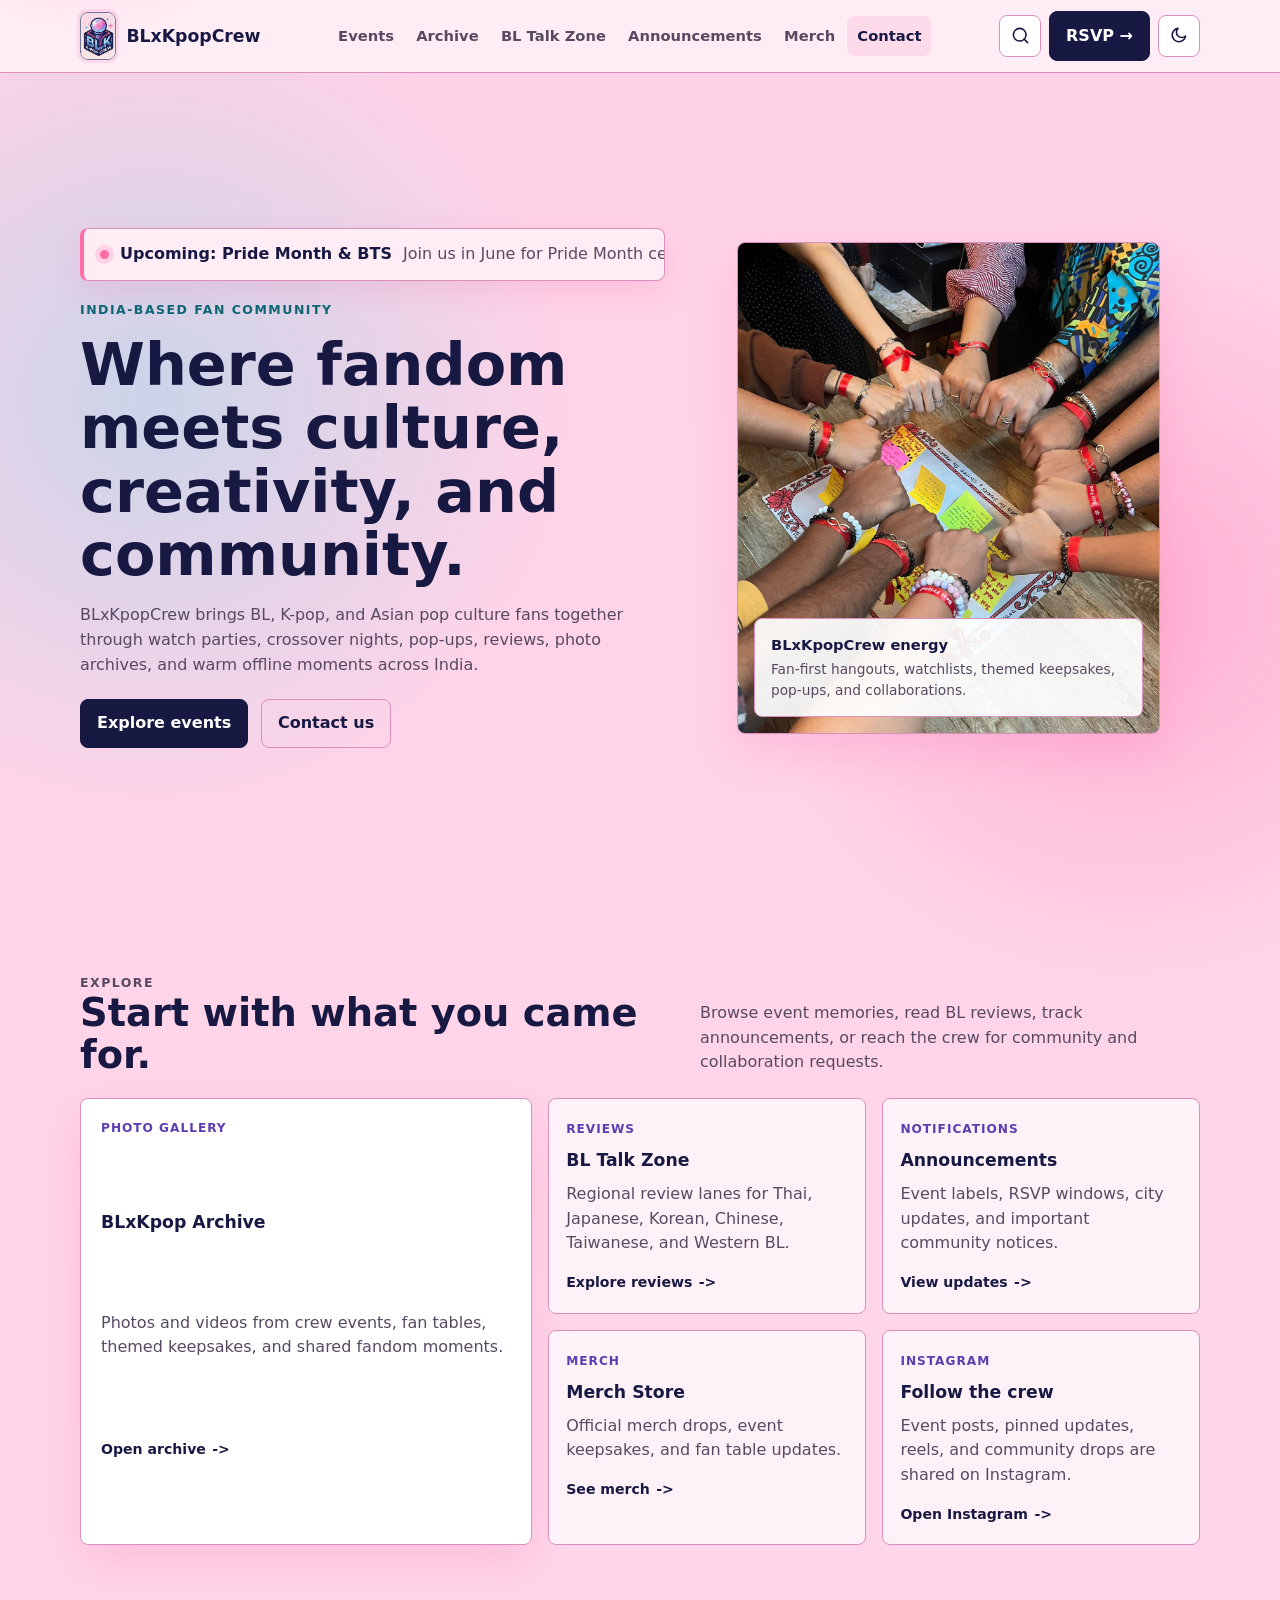
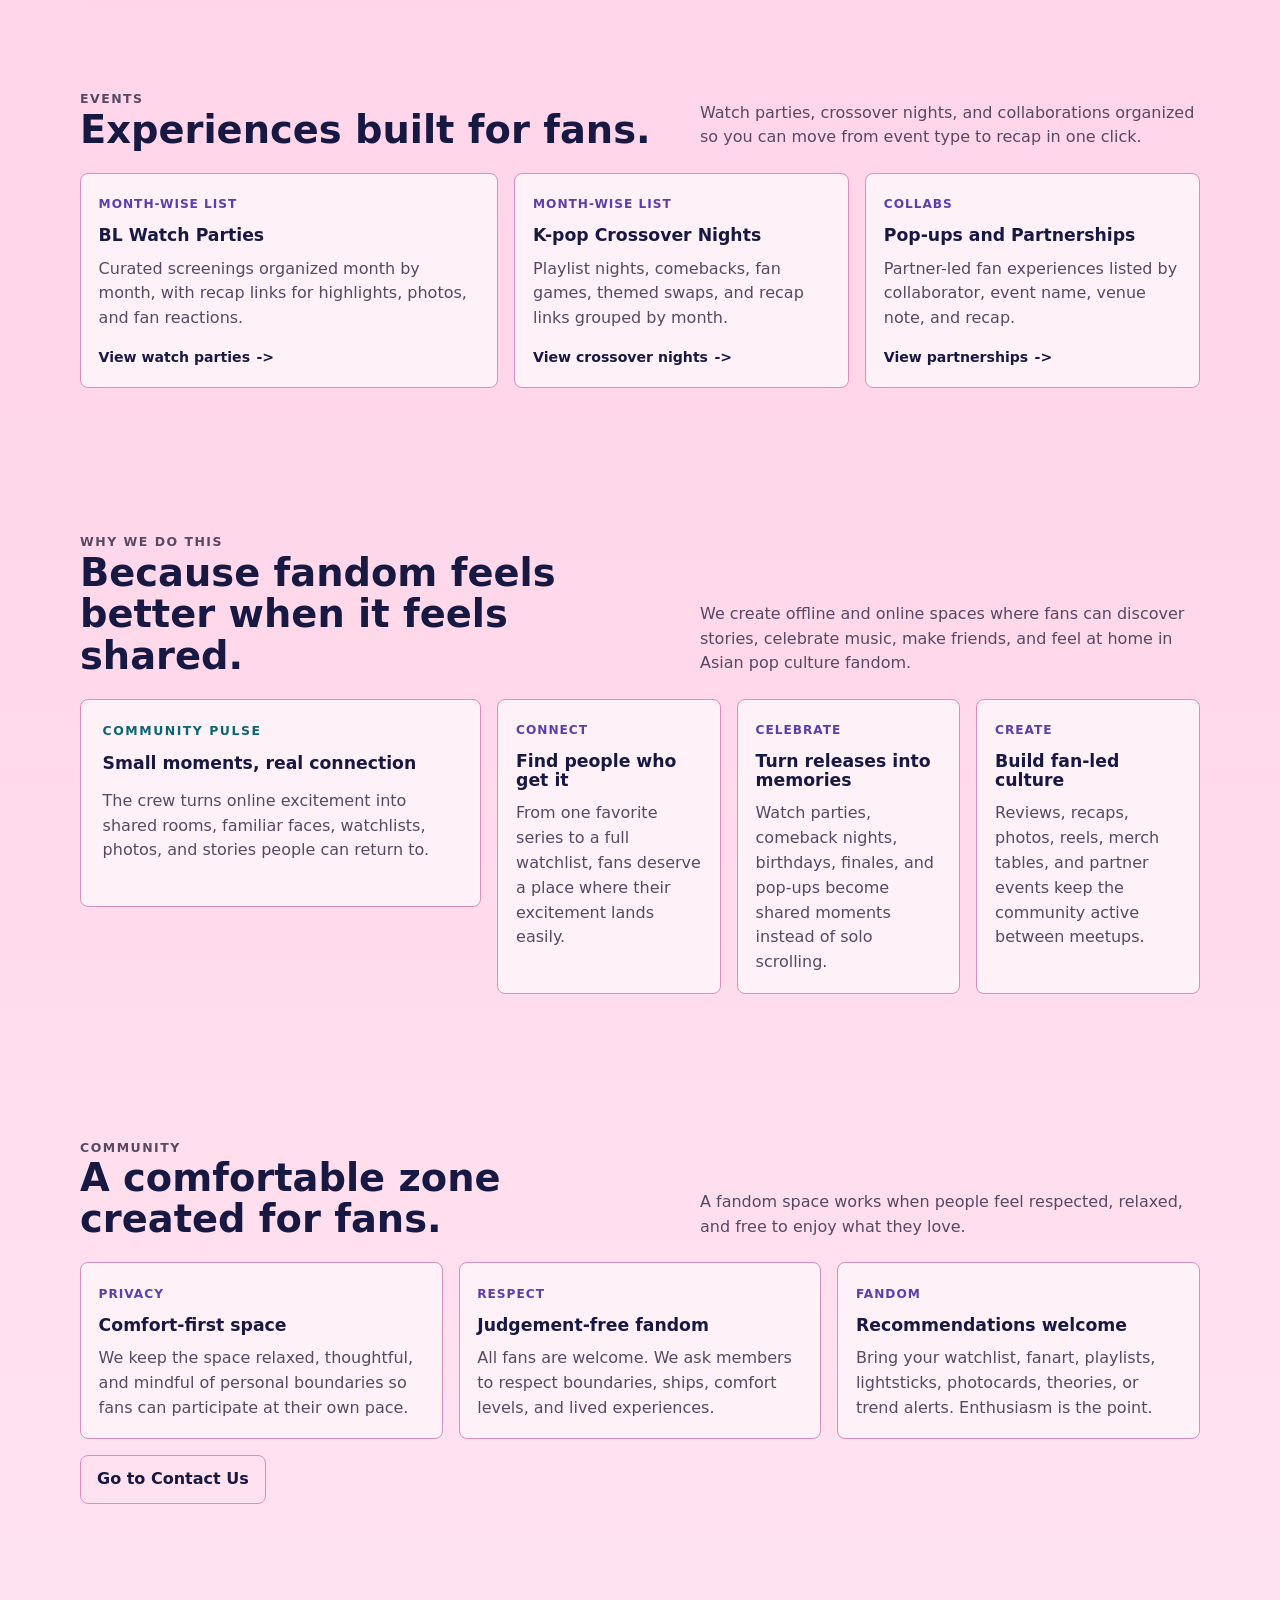
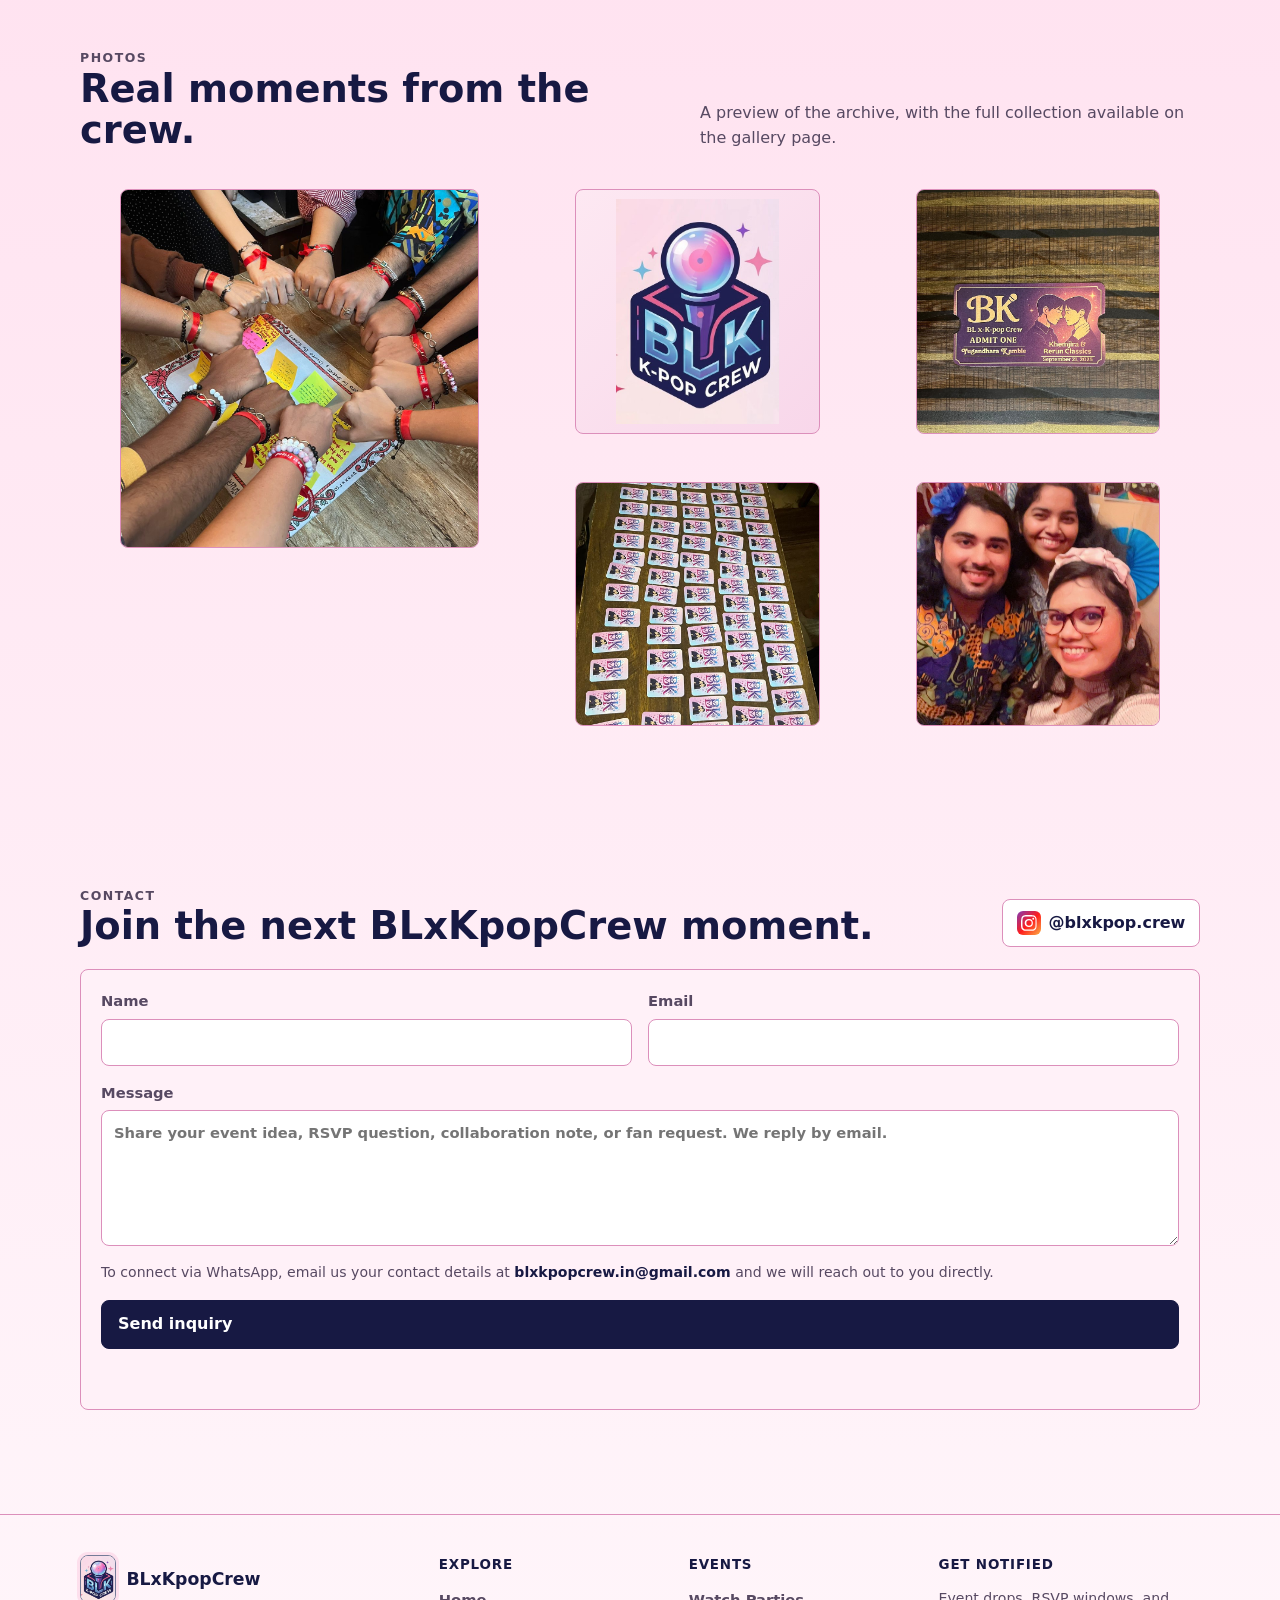
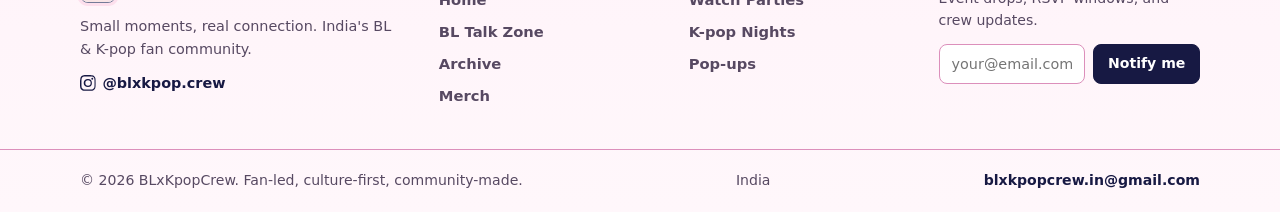
<file: index.html>
<!DOCTYPE html>
<html lang="en">
<head>
  <meta charset="UTF-8" />
  <meta name="viewport" content="width=device-width, initial-scale=1" />
  <meta name="description" content="BLxKpopCrew is an India-based fan community uniting BL, K-pop, and Asian pop culture through events, reviews, photo archives, announcements, and collaborations." />
  <meta name="theme-color" content="#fde8f2" />
  <meta property="og:title" content="BLxKpopCrew | BL, K-pop & Asian Pop Culture" />
  <meta property="og:description" content="India-based BL and K-pop fan community for events, reviews, announcements, archives, and fandom moments." />
  <meta property="og:type" content="website" />
  <meta property="og:image" content="photos%20and%20videos/logo.jpg" />
  <title>BLxKpopCrew | BL, K-pop & Asian Pop Culture</title>
  <link rel="stylesheet" href="styles.css" />
</head>
<body>
  <a href="#main" class="skip-link">Skip to content</a>

  <header class="site-header">
    <div class="nav-wrap">
      <a class="brand" href="index.html#home" aria-label="BLxKpopCrew home">
        <img class="brand-logo" src="photos%20and%20videos/logo.jpg" alt="" width="498" height="689" />
        <span>BLxKpopCrew</span>
      </a>

      <nav aria-label="Main navigation">
        <ul class="nav-links" id="nav-links">
          <li><a href="index.html#events">Events</a></li>
          <li><a href="archive.html">Archive</a></li>
          <li><a href="talk-zone.html">BL Talk Zone</a></li>
          <li><a href="announcements.html">Announcements</a></li>
          <li><a href="merch-store.html">Merch</a></li>
          <li><a href="index.html#contact">Contact</a></li>
        </ul>
      </nav>

      <div class="nav-actions">
        <button class="icon-btn" type="button" id="search-toggle" aria-label="Search site">
          <svg aria-hidden="true" width="19" height="19" viewBox="0 0 24 24" fill="none" stroke="currentColor" stroke-width="2"><circle cx="11" cy="11" r="8"></circle><path d="m21 21-4.35-4.35"></path></svg>
        </button>
        <a href="rsvp.html" class="nav-cta btn">RSVP →</a>
        <button class="icon-btn" type="button" id="theme-toggle" aria-label="Switch to dark mode">
          <svg aria-hidden="true" width="19" height="19" viewBox="0 0 24 24" fill="none" stroke="currentColor" stroke-width="2">
            <path d="M20.99 12.62A8.5 8.5 0 1 1 11.38 3.01 6.5 6.5 0 0 0 20.99 12.62Z"></path>
          </svg>
        </button>
        <button class="icon-btn menu-toggle" type="button" id="menu-toggle" aria-label="Open menu" aria-controls="nav-links" aria-expanded="false">
          <svg aria-hidden="true" width="21" height="21" viewBox="0 0 24 24" fill="none" stroke="currentColor" stroke-width="2">
            <path d="M4 7h16M4 12h16M4 17h16"></path>
          </svg>
        </button>
      </div>
    </div>
  </header>

  <main id="main" class="page-shell">
    <section class="hero" id="home" aria-labelledby="home-title">
      <div>
        <a class="notice" href="announcements.html" aria-label="Open upcoming event announcements">
          <div class="notice-track">
            <span class="notice-item"><span class="notice-dot" aria-hidden="true"></span><strong>Upcoming: Pride Month & BTS</strong><span>Join us in June for Pride Month celebrations in Mumbai & Delhi, and our BTS 13th Anniversary! Registrations are OPEN.</span></span>
            <span class="notice-item" aria-hidden="true"><span class="notice-dot"></span><strong>Upcoming: Pride Month & BTS</strong><span>Join us in June for Pride Month celebrations in Mumbai & Delhi, and our BTS 13th Anniversary! Registrations are OPEN.</span></span>
            <span class="notice-item" aria-hidden="true"><span class="notice-dot"></span><strong>Upcoming: Pride Month & BTS</strong><span>Join us in June for Pride Month celebrations in Mumbai & Delhi, and our BTS 13th Anniversary! Registrations are OPEN.</span></span>
          </div>
        </a>
        <p class="eyebrow">India-based fan community</p>
        <h1 id="home-title">Where fandom meets culture, creativity, and community.</h1>
        <p class="hero-copy">BLxKpopCrew brings BL, K-pop, and Asian pop culture fans together through watch parties, crossover nights, pop-ups, reviews, photo archives, and warm offline moments across India.</p>
        <div class="button-row">
          <a class="btn" href="#events">Explore events</a>
          <a class="btn secondary" href="#contact">Contact us</a>
        </div>
      </div>

      <figure class="hero-media">
        <img src="photos%20and%20videos/1000172856.jpg" alt="BLxKpopCrew members showing matching friendship bracelets around a fandom table" width="1200" height="1600" fetchpriority="high" />
        <figcaption class="hero-note">
          <strong>BLxKpopCrew energy</strong>
          <span>Fan-first hangouts, watchlists, themed keepsakes, pop-ups, and collaborations.</span>
        </figcaption>
      </figure>
    </section>

    <section class="section-block" id="sections" aria-labelledby="sections-title">
      <div class="section-head">
        <div>
          <p class="eyebrow">Explore</p>
          <h2 id="sections-title">Start with what you came for.</h2>
        </div>
        <p>Browse event memories, read BL reviews, track announcements, or reach the crew for community and collaboration requests.</p>
      </div>
      <div class="feature-layout">
        <a class="feature-card" href="archive.html">
          <span class="tag">Photo gallery</span>
          <h3>BLxKpop Archive</h3>
          <p>Photos and videos from crew events, fan tables, themed keepsakes, and shared fandom moments.</p>
          <span class="card-cta">Open archive <span aria-hidden="true">-></span></span>
        </a>
        <div class="quick-grid">
          <a class="card" href="talk-zone.html">
            <span class="tag">Reviews</span>
            <h3>BL Talk Zone</h3>
            <p>Regional review lanes for Thai, Japanese, Korean, Chinese, Taiwanese, and Western BL.</p>
            <span class="card-cta">Explore reviews <span aria-hidden="true">-></span></span>
          </a>
          <a class="card" href="announcements.html">
            <span class="tag">Notifications</span>
            <h3>Announcements</h3>
            <p>Event labels, RSVP windows, city updates, and important community notices.</p>
            <span class="card-cta">View updates <span aria-hidden="true">-></span></span>
          </a>
          <a class="card" href="merch-store.html">
            <span class="tag">Merch</span>
            <h3>Merch Store</h3>
            <p>Official merch drops, event keepsakes, and fan table updates.</p>
            <span class="card-cta">See merch <span aria-hidden="true">-></span></span>
          </a>
          <a class="card" href="https://www.instagram.com/blxkpop.crew/" target="_blank" rel="noopener">
            <span class="tag">Instagram</span>
            <h3>Follow the crew</h3>
            <p>Event posts, pinned updates, reels, and community drops are shared on Instagram.</p>
            <span class="card-cta">Open Instagram <span aria-hidden="true">-></span></span>
          </a>
        </div>
      </div>
    </section>

    <section class="section-block" id="events" aria-labelledby="events-title">
      <div class="section-head">
        <div>
          <p class="eyebrow">Events</p>
          <h2 id="events-title">Experiences built for fans.</h2>
        </div>
        <p>Watch parties, crossover nights, and collaborations organized so you can move from event type to recap in one click.</p>
      </div>

      <div class="event-grid">
        <a class="card" href="watch-parties.html">
          <span class="tag">Month-wise list</span>
          <h3>BL Watch Parties</h3>
          <p>Curated screenings organized month by month, with recap links for highlights, photos, and fan reactions.</p>
          <span class="card-cta">View watch parties <span aria-hidden="true">-></span></span>
        </a>
        <a class="card" href="kpop-crossover-nights.html">
          <span class="tag">Month-wise list</span>
          <h3>K-pop Crossover Nights</h3>
          <p>Playlist nights, comebacks, fan games, themed swaps, and recap links grouped by month.</p>
          <span class="card-cta">View crossover nights <span aria-hidden="true">-></span></span>
        </a>
        <a class="card" href="popups-partnerships.html">
          <span class="tag">Collabs</span>
          <h3>Pop-ups and Partnerships</h3>
          <p>Partner-led fan experiences listed by collaborator, event name, venue note, and recap.</p>
          <span class="card-cta">View partnerships <span aria-hidden="true">-></span></span>
        </a>
      </div>
    </section>

    <section class="section-block" id="why" aria-labelledby="why-title">
      <div class="section-head">
        <div>
          <p class="eyebrow">Why we do this</p>
          <h2 id="why-title">Because fandom feels better when it feels shared.</h2>
        </div>
        <p>We create offline and online spaces where fans can discover stories, celebrate music, make friends, and feel at home in Asian pop culture fandom.</p>
      </div>
      <div class="values-layout">
        <div class="panel">
          <p class="eyebrow">Community pulse</p>
          <h3>Small moments, real connection</h3>
          <p class="hero-copy">The crew turns online excitement into shared rooms, familiar faces, watchlists, photos, and stories people can return to.</p>
        </div>
        <div class="grid">
          <article class="card">
            <span class="tag">Connect</span>
            <h3>Find people who get it</h3>
            <p>From one favorite series to a full watchlist, fans deserve a place where their excitement lands easily.</p>
          </article>
          <article class="card">
            <span class="tag">Celebrate</span>
            <h3>Turn releases into memories</h3>
            <p>Watch parties, comeback nights, birthdays, finales, and pop-ups become shared moments instead of solo scrolling.</p>
          </article>
          <article class="card">
            <span class="tag">Create</span>
            <h3>Build fan-led culture</h3>
            <p>Reviews, recaps, photos, reels, merch tables, and partner events keep the community active between meetups.</p>
          </article>
        </div>
      </div>
    </section>

    <section class="section-block" id="community" aria-labelledby="community-title">
      <div class="section-head">
        <div>
          <p class="eyebrow">Community</p>
          <h2 id="community-title">A comfortable zone created for fans.</h2>
        </div>
        <p>A fandom space works when people feel respected, relaxed, and free to enjoy what they love.</p>
      </div>
      <div class="grid">
        <article class="card">
          <span class="tag">Privacy</span>
          <h3>Comfort-first space</h3>
          <p>We keep the space relaxed, thoughtful, and mindful of personal boundaries so fans can participate at their own pace.</p>
        </article>
        <article class="card">
          <span class="tag">Respect</span>
          <h3>Judgement-free fandom</h3>
          <p>All fans are welcome. We ask members to respect boundaries, ships, comfort levels, and lived experiences.</p>
        </article>
        <article class="card">
          <span class="tag">Fandom</span>
          <h3>Recommendations welcome</h3>
          <p>Bring your watchlist, fanart, playlists, lightsticks, photocards, theories, or trend alerts. Enthusiasm is the point.</p>
        </article>
      </div>
      <div class="button-row" style="margin-top: 1rem;">
        <a class="btn secondary" href="#contact">Go to Contact Us</a>
      </div>
    </section>

    <section class="section-block" aria-labelledby="gallery-title">
      <div class="section-head">
        <div>
          <p class="eyebrow">Photos</p>
          <h2 id="gallery-title">Real moments from the crew.</h2>
        </div>
        <p>A preview of the archive, with the full collection available on the gallery page.</p>
      </div>
      <div class="media-grid">
        <figure class="photo"><img loading="lazy" src="photos%20and%20videos/1000172856.jpg" alt="Members showing matching bracelets around a BL and K-pop meetup table" width="1200" height="1600" /></figure>
        <figure class="photo logo-photo"><img loading="lazy" src="photos%20and%20videos/logo.jpg" alt="BLxKpopCrew microphone logo in pink, cyan, and midnight blue" width="498" height="689" /></figure>
        <figure class="photo"><img loading="lazy" src="photos%20and%20videos/1000172854.jpg" alt="Purple BL x K-pop Crew admit one event ticket" width="1600" height="1200" /></figure>
        <figure class="photo"><img loading="lazy" src="photos%20and%20videos/1000172849.jpg" alt="Rows of printed BL x K-pop Crew keepsake cards on a wooden table" width="900" height="1600" /></figure>
        <figure class="photo"><img loading="lazy" src="photos%20and%20videos/1000172855.jpg" alt="Smiling BLxKpopCrew members at a themed fandom meetup" width="900" height="1600" /></figure>
      </div>
    </section>

    <section class="section-block" id="contact" aria-labelledby="contact-title">
      <div class="section-head">
        <div>
          <p class="eyebrow">Contact</p>
          <h2 id="contact-title">Join the next BLxKpopCrew moment.</h2>
        </div>
        <div class="contact-links">
          <a class="social-link" href="https://www.instagram.com/blxkpop.crew/" target="_blank" rel="noopener" aria-label="Open BLxKpopCrew on Instagram">
            <span class="instagram-mark" aria-hidden="true">
              <svg viewBox="0 0 16 16" fill="currentColor">
                <path d="M8 0C5.83 0 5.56.01 4.71.05 3.86.09 3.28.22 2.77.42a3.6 3.6 0 0 0-1.3.85 3.6 3.6 0 0 0-.85 1.3c-.2.51-.33 1.09-.37 1.94C.01 5.56 0 5.83 0 8s.01 2.44.05 3.29c.04.85.17 1.43.37 1.94.21.53.49.98.85 1.3.36.36.77.64 1.3.85.51.2 1.09.33 1.94.37.85.04 1.12.05 3.29.05s2.44-.01 3.29-.05c.85-.04 1.43-.17 1.94-.37.53-.21.98-.49 1.3-.85.36-.36.64-.77.85-1.3.2-.51.33-1.09.37-1.94.04-.85.05-1.12.05-3.29s-.01-2.44-.05-3.29c-.04-.85-.17-1.43-.37-1.94a3.6 3.6 0 0 0-.85-1.3 3.6 3.6 0 0 0-1.3-.85c-.51-.2-1.09-.33-1.94-.37C10.44.01 10.17 0 8 0Zm0 1.44c2.13 0 2.38.01 3.22.05.78.04 1.2.17 1.48.28.37.14.63.31.91.59.28.28.45.54.59.91.11.28.24.7.28 1.48.04.84.05 1.09.05 3.22s-.01 2.38-.05 3.22c-.04.78-.17 1.2-.28 1.48-.14.37-.31.63-.59.91-.28.28-.54.45-.91.59-.28.11-.7.24-1.48.28-.84.04-1.09.05-3.22.05s-2.38-.01-3.22-.05c-.78-.04-1.2-.17-1.48-.28a2.15 2.15 0 0 1-.91-.59 2.15 2.15 0 0 1-.59-.91c-.11-.28-.24-.7-.28-1.48-.04-.84-.05-1.09-.05-3.22s.01-2.38.05-3.22c.04-.78.17-1.2.28-1.48.14-.37.31-.63.59-.91.28-.28.54-.45.91-.59.28-.11.7-.24 1.48-.28.84-.04 1.09-.05 3.22-.05Z"></path>
                <path d="M8 3.89A4.11 4.11 0 1 0 8 12.1 4.11 4.11 0 0 0 8 3.89Zm0 6.78A2.67 2.67 0 1 1 8 5.33a2.67 2.67 0 0 1 0 5.34Zm5.23-6.94a.96.96 0 1 1-1.92 0 .96.96 0 0 1 1.92 0Z"></path>
              </svg>
            </span>
            <span>@blxkpop.crew</span>
          </a>
        </div>
      </div>
      <form class="contact" id="contact-form" action="https://formspree.io/f/xwvjvwqo" method="POST">
        <label>Name
          <input name="name" autocomplete="name" required />
        </label>
        <label>Email
          <input name="email" type="email" autocomplete="email" required />
        </label>
        <label class="full">Message
          <textarea name="message" placeholder="Share your event idea, RSVP question, collaboration note, or fan request. We reply by email." required></textarea>
        </label>
        <p class="full" style="color:var(--muted);font-size:0.88rem;margin:0">To connect via WhatsApp, email us your contact details at <a href="mailto:blxkpopcrew.in@gmail.com" style="color:var(--brand-strong);font-weight:750">blxkpopcrew.in@gmail.com</a> and we will reach out to you directly.</p>
        <input type="hidden" name="_subject" value="New BLxKpopCrew inquiry" />
        <button class="btn full" type="submit">Send inquiry</button>
        <p class="form-status full" id="form-status" role="status" aria-live="polite"></p>
      </form>
    </section>
  </main>

  <footer class="site-footer footer-full">
    <div class="footer-grid page-shell">
      <div><a class="brand footer-brand-link" href="index.html"><img class="brand-logo" src="photos%20and%20videos/logo.jpg" alt="" width="498" height="689" /><span>BLxKpopCrew</span></a><p class="footer-tagline">Small moments, real connection. India's BL &amp; K-pop fan community.</p><a class="footer-ig" href="https://www.instagram.com/blxkpop.crew/" target="_blank" rel="noopener"><svg aria-hidden="true" width="16" height="16" viewBox="0 0 16 16" fill="currentColor"><path d="M8 0C5.83 0 5.56.01 4.71.05 3.86.09 3.28.22 2.77.42a3.6 3.6 0 0 0-1.3.85 3.6 3.6 0 0 0-.85 1.3c-.2.51-.33 1.09-.37 1.94C.01 5.56 0 5.83 0 8s.01 2.44.05 3.29c.04.85.17 1.43.37 1.94.21.53.49.98.85 1.3.36.36.77.64 1.3.85.51.2 1.09.33 1.94.37.85.04 1.12.05 3.29.05s2.44-.01 3.29-.05c.85-.04 1.43-.17 1.94-.37.53-.21.98-.49 1.3-.85.36-.36.64-.77.85-1.3.2-.51.33-1.09.37-1.94.04-.85.05-1.12.05-3.29s-.01-2.44-.05-3.29c-.04-.85-.17-1.43-.37-1.94a3.6 3.6 0 0 0-.85-1.3 3.6 3.6 0 0 0-1.3-.85c-.51-.2-1.09-.33-1.94-.37C10.44.01 10.17 0 8 0Zm0 1.44c2.13 0 2.38.01 3.22.05.78.04 1.2.17 1.48.28.37.14.63.31.91.59.28.28.45.54.59.91.11.28.24.7.28 1.48.04.84.05 1.09.05 3.22s-.01 2.38-.05 3.22c-.04.78-.17 1.2-.28 1.48-.14.37-.31.63-.59.91-.28.28-.54.45-.91.59-.28.11-.7.24-1.48.28-.84.04-1.09.05-3.22.05s-2.38-.01-3.22-.05c-.78-.04-1.2-.17-1.48-.28a2.15 2.15 0 0 1-.91-.59 2.15 2.15 0 0 1-.59-.91c-.11-.28-.24-.7-.28-1.48-.04-.84-.05-1.09-.05-3.22s.01-2.38.05-3.22c.04-.78.17-1.2.28-1.48.14-.37.31-.63.59-.91.28-.28.54-.45.91-.59.28-.11.7-.24 1.48-.28.84-.04 1.09-.05 3.22-.05Z"/><path d="M8 3.89A4.11 4.11 0 1 0 8 12.1 4.11 4.11 0 0 0 8 3.89Zm0 6.78A2.67 2.67 0 1 1 8 5.33a2.67 2.67 0 0 1 0 5.34Zm5.23-6.94a.96.96 0 1 1-1.92 0 .96.96 0 0 1 1.92 0Z"/></svg> @blxkpop.crew</a></div>
      <div><h4 class="footer-col-head">Explore</h4><ul class="footer-links-col"><li><a href="index.html">Home</a></li><li><a href="talk-zone.html">BL Talk Zone</a></li><li><a href="archive.html">Archive</a></li><li><a href="merch-store.html">Merch</a></li></ul></div>
      <div><h4 class="footer-col-head">Events</h4><ul class="footer-links-col"><li><a href="watch-parties.html">Watch Parties</a></li><li><a href="kpop-crossover-nights.html">K-pop Nights</a></li><li><a href="popups-partnerships.html">Pop-ups</a></li></ul></div>
      <div><h4 class="footer-col-head">Get notified</h4><p class="footer-notify-desc">Event drops, RSVP windows, and crew updates.</p><form class="notify-form" id="footer-notify-form" action="https://formspree.io/f/xwvjvwqo" method="POST"><div class="notify-row"><input type="email" name="email" placeholder="your@email.com" aria-label="Email for event notifications" required /><button class="btn" type="submit">Notify me</button></div><p class="form-status" id="footer-notify-status" role="status" aria-live="polite"></p></form></div>
    </div>
    <div class="footer-bottom"><div class="footer-bottom-inner page-shell"><span>© 2026 BLxKpopCrew. Fan-led, culture-first, community-made.</span><span>India</span><a href="mailto:blxkpopcrew.in@gmail.com">blxkpopcrew.in@gmail.com</a></div></div>
  </footer>

  <div class="search-overlay" id="search-overlay" role="dialog" aria-label="Search" aria-modal="true" hidden>
    <div class="search-overlay__inner">
      <div class="search-bar">
        <svg aria-hidden="true" width="20" height="20" viewBox="0 0 24 24" fill="none" stroke="currentColor" stroke-width="2"><circle cx="11" cy="11" r="8"></circle><path d="m21 21-4.35-4.35"></path></svg>
        <input type="search" id="search-input" placeholder="Search events, reviews, archive..." autocomplete="off" />
        <button class="icon-btn" type="button" id="search-close" aria-label="Close search"><svg aria-hidden="true" width="19" height="19" viewBox="0 0 24 24" fill="none" stroke="currentColor" stroke-width="2"><path d="M18 6 6 18M6 6l12 12"></path></svg></button>
      </div>
      <div class="search-results" id="search-results" role="list"></div>
    </div>
  </div>

  <script src="script.js?v=theme-icons"></script>
</body>
</html>
</file>
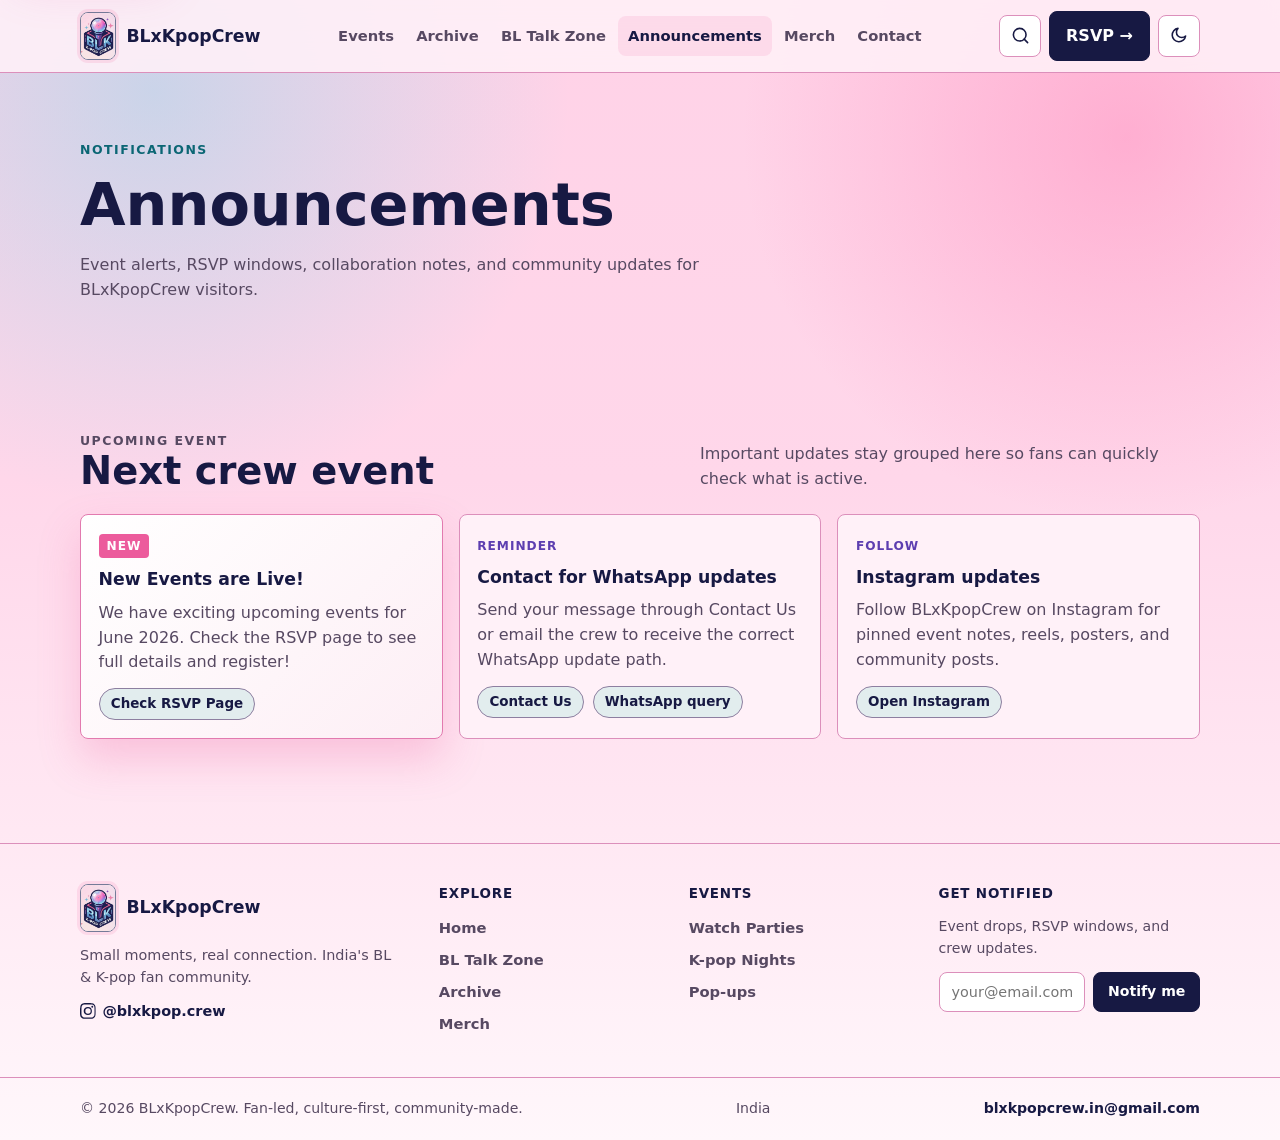
<file: announcements.html>
<!DOCTYPE html>
<html lang="en">
<head>
  <meta charset="UTF-8" />
  <meta name="viewport" content="width=device-width, initial-scale=1" />
  <title>Announcements | BLxKpopCrew</title>
  <link rel="stylesheet" href="styles.css" />
</head>
<body>
  <a href="#main" class="skip-link">Skip to content</a>
  <header class="site-header">
    <div class="nav-wrap">
      <a class="brand" href="index.html#home"><img class="brand-logo" src="photos%20and%20videos/logo.jpg" alt="" width="498" height="689" /><span>BLxKpopCrew</span></a>
      <nav aria-label="Main navigation"><ul class="nav-links" id="nav-links"><li><a href="index.html#events">Events</a></li><li><a href="archive.html">Archive</a></li><li><a href="talk-zone.html">BL Talk Zone</a></li><li><a href="announcements.html" aria-current="page">Announcements</a></li><li><a href="merch-store.html">Merch</a></li><li><a href="index.html#contact">Contact</a></li></ul></nav>
      <div class="nav-actions"><button class="icon-btn" type="button" id="search-toggle" aria-label="Search site"><svg aria-hidden="true" width="19" height="19" viewBox="0 0 24 24" fill="none" stroke="currentColor" stroke-width="2"><circle cx="11" cy="11" r="8"></circle><path d="m21 21-4.35-4.35"></path></svg></button><a href="rsvp.html" class="nav-cta btn">RSVP →</a><button class="icon-btn" type="button" id="theme-toggle" aria-label="Switch to dark mode"><svg aria-hidden="true" width="19" height="19" viewBox="0 0 24 24" fill="none" stroke="currentColor" stroke-width="2"><path d="M20.99 12.62A8.5 8.5 0 1 1 11.38 3.01 6.5 6.5 0 0 0 20.99 12.62Z"></path></svg></button><button class="icon-btn menu-toggle" type="button" id="menu-toggle" aria-label="Open menu" aria-controls="nav-links" aria-expanded="false"><svg aria-hidden="true" width="21" height="21" viewBox="0 0 24 24" fill="none" stroke="currentColor" stroke-width="2"><path d="M4 7h16M4 12h16M4 17h16"></path></svg></button></div>
    </div>
  </header>
  <main id="main" class="page-shell">
    <section class="page-hero" aria-labelledby="announcements-title">
      <p class="eyebrow">Notifications</p>
      <h1 id="announcements-title">Announcements</h1>
      <p class="hero-copy">Event alerts, RSVP windows, collaboration notes, and community updates for BLxKpopCrew visitors.</p>
    </section>
    <section class="section-block" aria-labelledby="upcoming-title">
      <div class="section-head"><div><p class="eyebrow">Upcoming event</p><h2 id="upcoming-title">Next crew event</h2></div><p>Important updates stay grouped here so fans can quickly check what is active.</p></div>
      <div class="grid">
        <article class="card card--featured"><span class="tag">New</span><h3>New Events are Live!</h3><p>We have exciting upcoming events for June 2026. Check the RSVP page to see full details and register!</p><div class="meta-row"><a class="pill" href="rsvp.html">Check RSVP Page</a></div></article>
        <article class="card"><span class="tag">Reminder</span><h3>Contact for WhatsApp updates</h3><p>Send your message through Contact Us or email the crew to receive the correct WhatsApp update path.</p><div class="meta-row"><span class="pill">Contact Us</span><span class="pill">WhatsApp query</span></div></article>
        <article class="card"><span class="tag">Follow</span><h3>Instagram updates</h3><p>Follow BLxKpopCrew on Instagram for pinned event notes, reels, posters, and community posts.</p><div class="meta-row"><a class="pill" href="https://www.instagram.com/blxkpop.crew/" target="_blank" rel="noopener">Open Instagram</a></div></article>
      </div>
    </section>
  </main>
  <footer class="site-footer footer-full">
    <div class="footer-grid page-shell">
      <div><a class="brand footer-brand-link" href="index.html"><img class="brand-logo" src="photos%20and%20videos/logo.jpg" alt="" width="498" height="689" /><span>BLxKpopCrew</span></a><p class="footer-tagline">Small moments, real connection. India's BL &amp; K-pop fan community.</p><a class="footer-ig" href="https://www.instagram.com/blxkpop.crew/" target="_blank" rel="noopener"><svg aria-hidden="true" width="16" height="16" viewBox="0 0 16 16" fill="currentColor"><path d="M8 0C5.83 0 5.56.01 4.71.05 3.86.09 3.28.22 2.77.42a3.6 3.6 0 0 0-1.3.85 3.6 3.6 0 0 0-.85 1.3c-.2.51-.33 1.09-.37 1.94C.01 5.56 0 5.83 0 8s.01 2.44.05 3.29c.04.85.17 1.43.37 1.94.21.53.49.98.85 1.3.36.36.77.64 1.3.85.51.2 1.09.33 1.94.37.85.04 1.12.05 3.29.05s2.44-.01 3.29-.05c.85-.04 1.43-.17 1.94-.37.53-.21.98-.49 1.3-.85.36-.36.64-.77.85-1.3.2-.51.33-1.09.37-1.94.04-.85.05-1.12.05-3.29s-.01-2.44-.05-3.29c-.04-.85-.17-1.43-.37-1.94a3.6 3.6 0 0 0-.85-1.3 3.6 3.6 0 0 0-1.3-.85c-.51-.2-1.09-.33-1.94-.37C10.44.01 10.17 0 8 0Zm0 1.44c2.13 0 2.38.01 3.22.05.78.04 1.2.17 1.48.28.37.14.63.31.91.59.28.28.45.54.59.91.11.28.24.7.28 1.48.04.84.05 1.09.05 3.22s-.01 2.38-.05 3.22c-.04.78-.17 1.2-.28 1.48-.14.37-.31.63-.59.91-.28.28-.54.45-.91.59-.28.11-.7.24-1.48.28-.84.04-1.09.05-3.22.05s-2.38-.01-3.22-.05c-.78-.04-1.2-.17-1.48-.28a2.15 2.15 0 0 1-.91-.59 2.15 2.15 0 0 1-.59-.91c-.11-.28-.24-.7-.28-1.48-.04-.84-.05-1.09-.05-3.22s.01-2.38.05-3.22c.04-.78.17-1.2.28-1.48.14-.37.31-.63.59-.91.28-.28.54-.45.91-.59.28-.11.7-.24 1.48-.28.84-.04 1.09-.05 3.22-.05Z"/><path d="M8 3.89A4.11 4.11 0 1 0 8 12.1 4.11 4.11 0 0 0 8 3.89Zm0 6.78A2.67 2.67 0 1 1 8 5.33a2.67 2.67 0 0 1 0 5.34Zm5.23-6.94a.96.96 0 1 1-1.92 0 .96.96 0 0 1 1.92 0Z"/></svg> @blxkpop.crew</a></div>
      <div><h4 class="footer-col-head">Explore</h4><ul class="footer-links-col"><li><a href="index.html">Home</a></li><li><a href="talk-zone.html">BL Talk Zone</a></li><li><a href="archive.html">Archive</a></li><li><a href="merch-store.html">Merch</a></li></ul></div>
      <div><h4 class="footer-col-head">Events</h4><ul class="footer-links-col"><li><a href="watch-parties.html">Watch Parties</a></li><li><a href="kpop-crossover-nights.html">K-pop Nights</a></li><li><a href="popups-partnerships.html">Pop-ups</a></li></ul></div>
      <div><h4 class="footer-col-head">Get notified</h4><p class="footer-notify-desc">Event drops, RSVP windows, and crew updates.</p><form class="notify-form" id="footer-notify-form" action="https://formspree.io/f/xwvjvwqo" method="POST"><div class="notify-row"><input type="email" name="email" placeholder="your@email.com" aria-label="Email for event notifications" required /><button class="btn" type="submit">Notify me</button></div><p class="form-status" id="footer-notify-status" role="status" aria-live="polite"></p></form></div>
    </div>
    <div class="footer-bottom"><div class="footer-bottom-inner page-shell"><span>© 2026 BLxKpopCrew. Fan-led, culture-first, community-made.</span><span>India</span><a href="mailto:blxkpopcrew.in@gmail.com">blxkpopcrew.in@gmail.com</a></div></div>
  </footer>

  <div class="search-overlay" id="search-overlay" role="dialog" aria-label="Search" aria-modal="true" hidden>
    <div class="search-overlay__inner">
      <div class="search-bar">
        <svg aria-hidden="true" width="20" height="20" viewBox="0 0 24 24" fill="none" stroke="currentColor" stroke-width="2"><circle cx="11" cy="11" r="8"></circle><path d="m21 21-4.35-4.35"></path></svg>
        <input type="search" id="search-input" placeholder="Search events, reviews, archive..." autocomplete="off" />
        <button class="icon-btn" type="button" id="search-close" aria-label="Close search"><svg aria-hidden="true" width="19" height="19" viewBox="0 0 24 24" fill="none" stroke="currentColor" stroke-width="2"><path d="M18 6 6 18M6 6l12 12"></path></svg></button>
      </div>
      <div class="search-results" id="search-results" role="list"></div>
    </div>
  </div>

  <script src="script.js?v=theme-icons"></script>
</body>
</html>
</file>
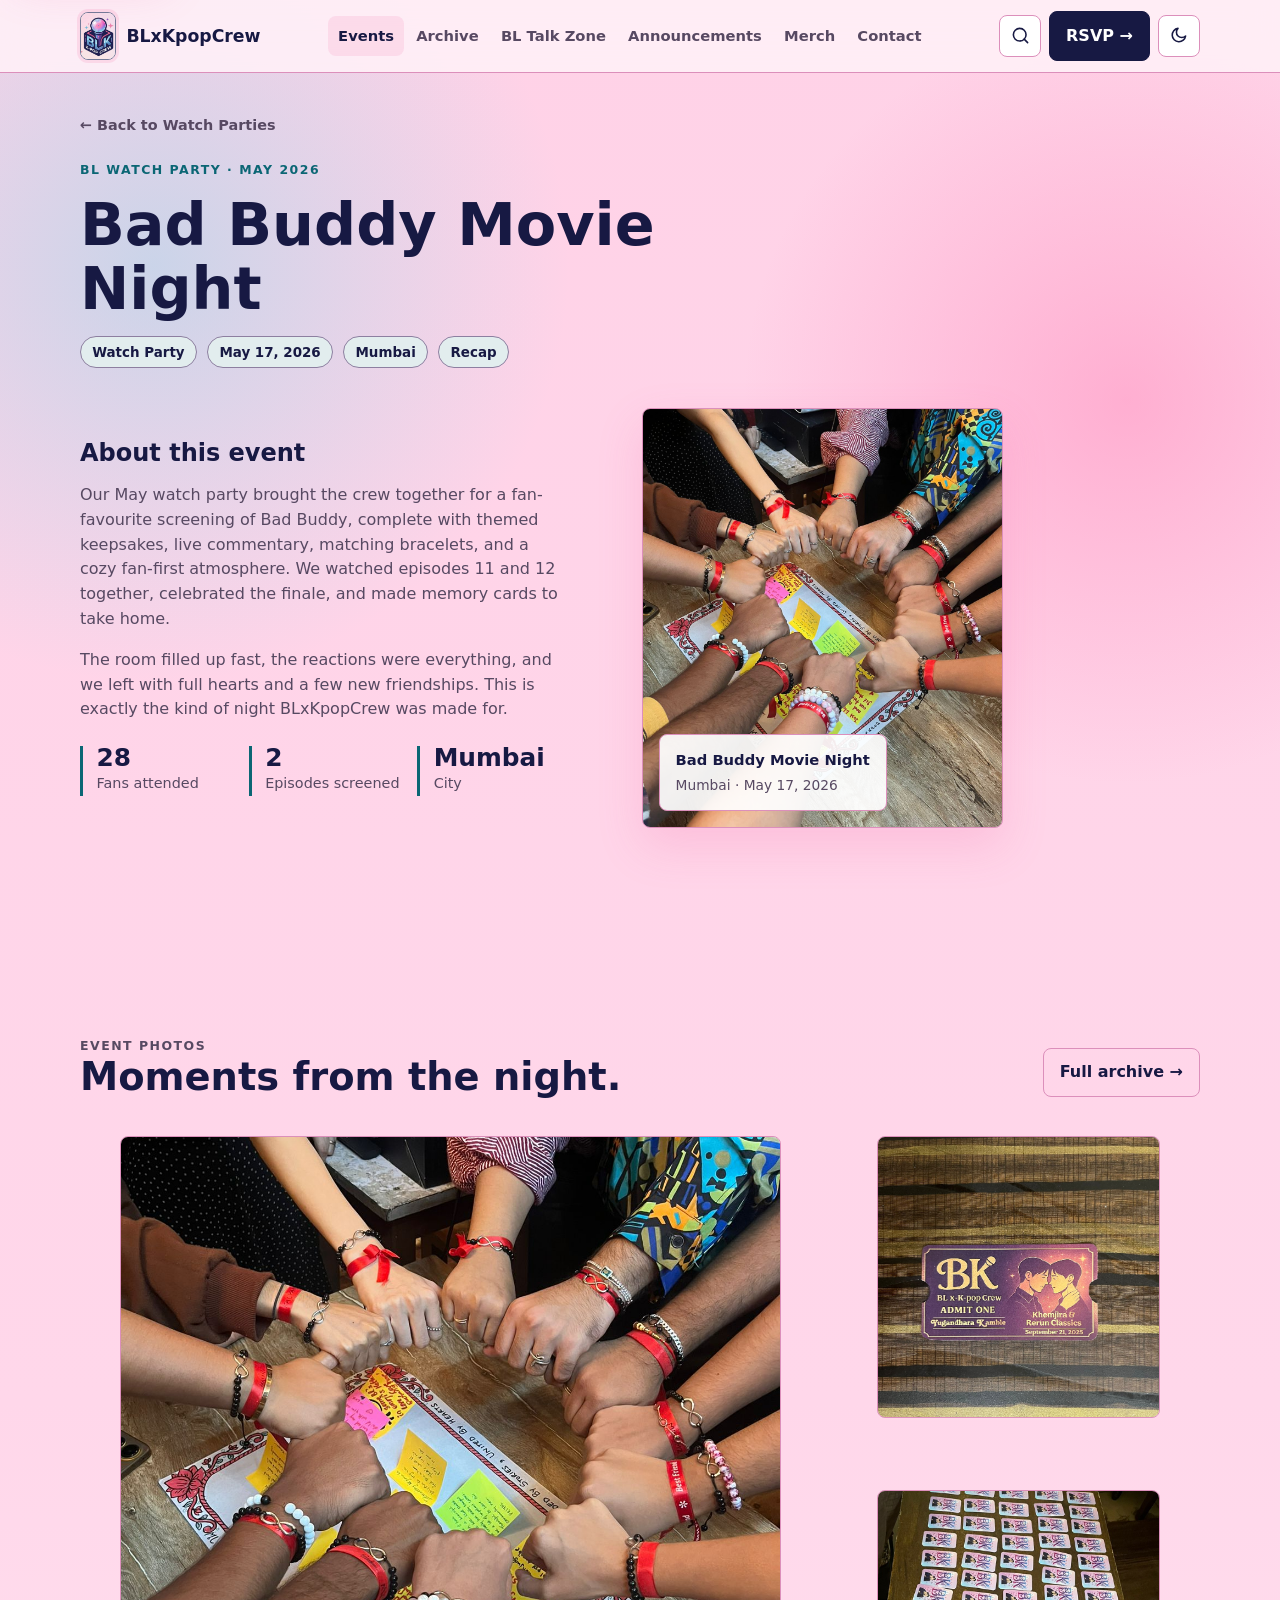
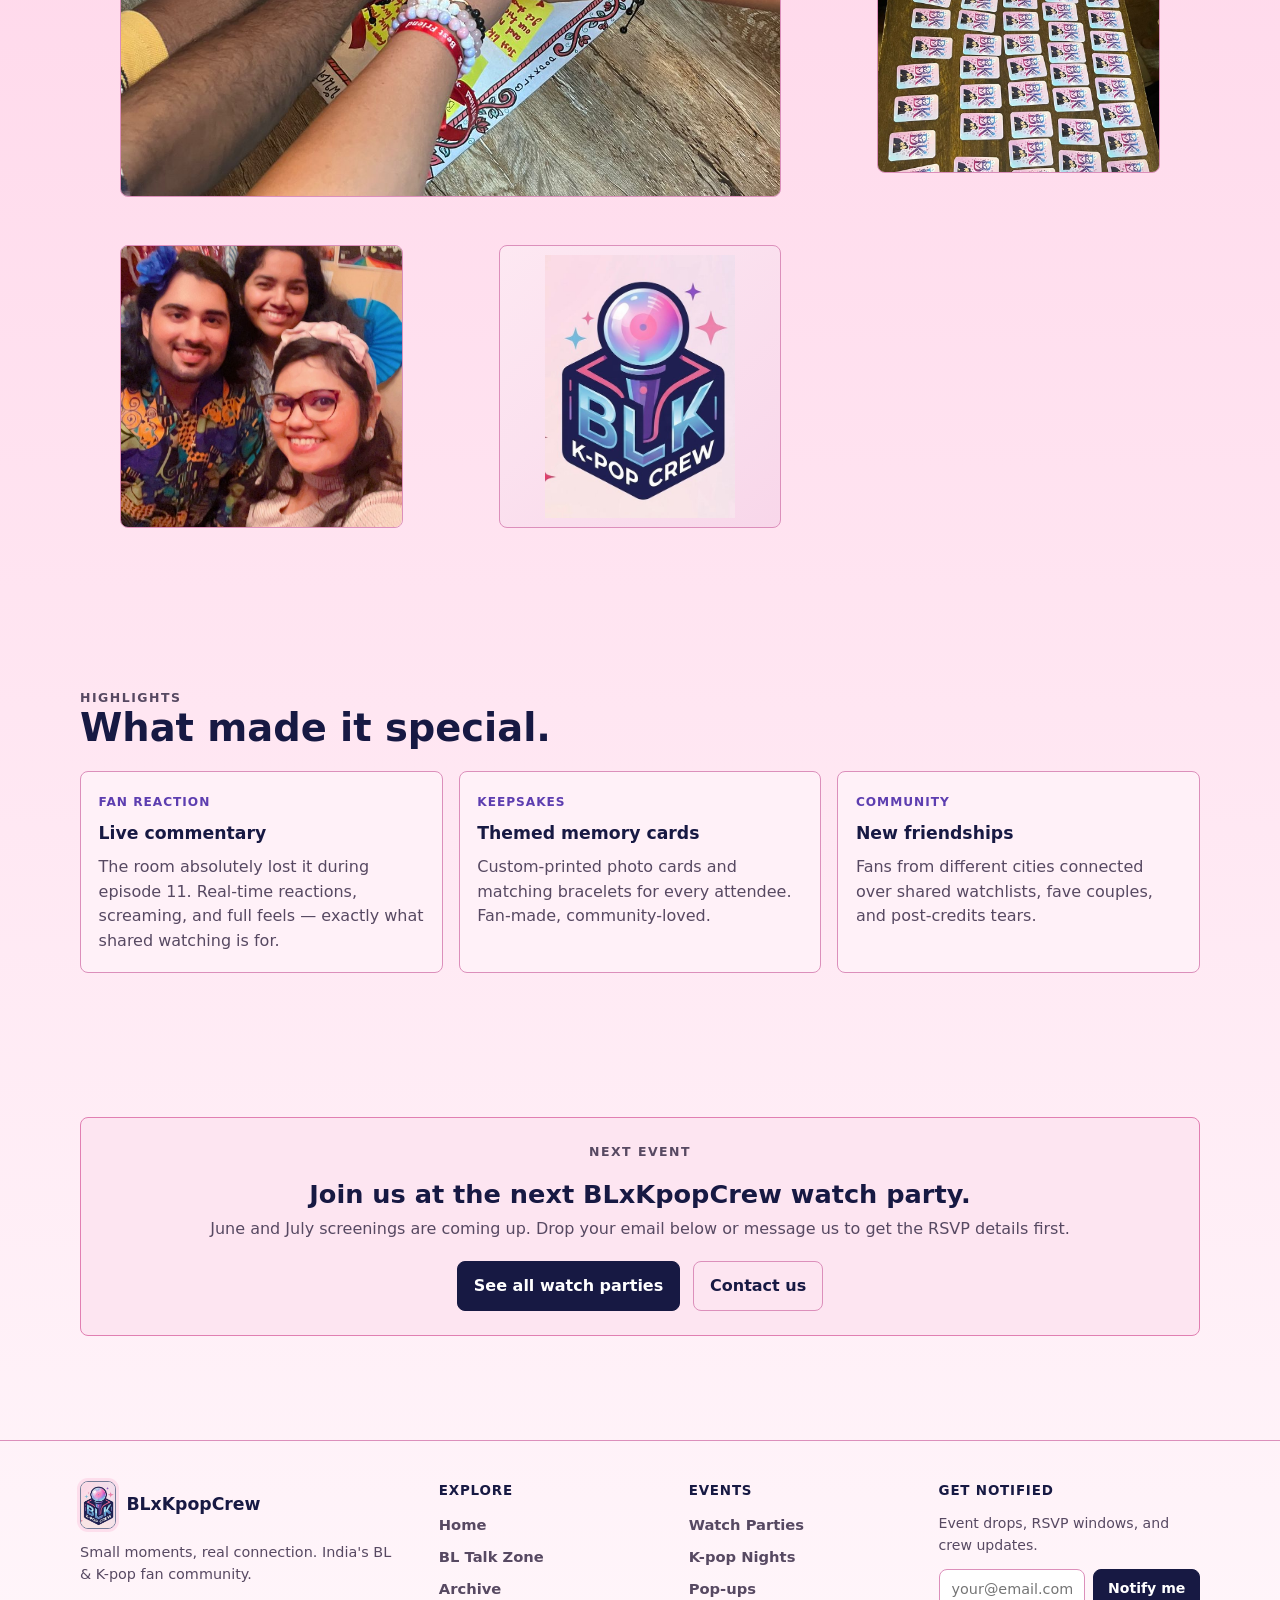
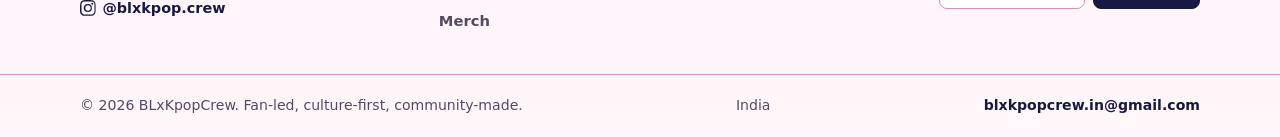
<file: event-watch-party-may-2026.html>
<!DOCTYPE html>
<html lang="en">
<head>
  <meta charset="UTF-8" />
  <meta name="viewport" content="width=device-width, initial-scale=1" />
  <meta name="description" content="BL Watch Party — May 2026. Fan meetup recap with photos, highlights, and RSVP details from BLxKpopCrew." />
  <title>BL Watch Party — May 2026 | BLxKpopCrew</title>
  <link rel="stylesheet" href="styles.css" />
</head>
<body>
  <a href="#main" class="skip-link">Skip to content</a>
  <header class="site-header">
    <div class="nav-wrap">
      <a class="brand" href="index.html" aria-label="BLxKpopCrew home"><img class="brand-logo" src="photos%20and%20videos/logo.jpg" alt="" width="498" height="689" /><span>BLxKpopCrew</span></a>
      <nav aria-label="Main navigation"><ul class="nav-links" id="nav-links"><li><a href="index.html#events" aria-current="page">Events</a></li><li><a href="archive.html">Archive</a></li><li><a href="talk-zone.html">BL Talk Zone</a></li><li><a href="announcements.html">Announcements</a></li><li><a href="merch-store.html">Merch</a></li><li><a href="index.html#contact">Contact</a></li></ul></nav>
      <div class="nav-actions">
        <button class="icon-btn" type="button" id="search-toggle" aria-label="Search site"><svg aria-hidden="true" width="19" height="19" viewBox="0 0 24 24" fill="none" stroke="currentColor" stroke-width="2"><circle cx="11" cy="11" r="8"></circle><path d="m21 21-4.35-4.35"></path></svg></button>
        <a href="rsvp.html" class="nav-cta btn">RSVP →</a>
        <button class="icon-btn" type="button" id="theme-toggle" aria-label="Switch to dark mode"><svg aria-hidden="true" width="19" height="19" viewBox="0 0 24 24" fill="none" stroke="currentColor" stroke-width="2"><path d="M20.99 12.62A8.5 8.5 0 1 1 11.38 3.01 6.5 6.5 0 0 0 20.99 12.62Z"></path></svg></button>
        <button class="icon-btn menu-toggle" type="button" id="menu-toggle" aria-label="Open menu" aria-controls="nav-links" aria-expanded="false"><svg aria-hidden="true" width="21" height="21" viewBox="0 0 24 24" fill="none" stroke="currentColor" stroke-width="2"><path d="M4 7h16M4 12h16M4 17h16"></path></svg></button>
      </div>
    </div>
  </header>

  <main id="main" class="page-shell">
    <section class="section-block" style="padding-top:2.5rem">
      <a class="event-detail-back" href="watch-parties.html">← Back to Watch Parties</a>

      <p class="eyebrow">BL Watch Party · May 2026</p>
      <h1>Bad Buddy Movie Night</h1>

      <div class="event-detail-meta">
        <span class="pill">Watch Party</span>
        <span class="pill">May 17, 2026</span>
        <span class="pill">Mumbai</span>
        <span class="pill">Recap</span>
      </div>

      <div class="split" style="margin-bottom:3rem">
        <div>
          <h2 style="font-size:1.5rem;margin-bottom:0.75rem">About this event</h2>
          <p style="color:var(--muted)">Our May watch party brought the crew together for a fan-favourite screening of Bad Buddy, complete with themed keepsakes, live commentary, matching bracelets, and a cozy fan-first atmosphere. We watched episodes 11 and 12 together, celebrated the finale, and made memory cards to take home.</p>
          <p style="color:var(--muted);margin-top:0.75rem">The room filled up fast, the reactions were everything, and we left with full hearts and a few new friendships. This is exactly the kind of night BLxKpopCrew was made for.</p>

          <div class="stats" style="margin-top:1.5rem">
            <div class="stat"><strong>28</strong><span>Fans attended</span></div>
            <div class="stat"><strong>2</strong><span>Episodes screened</span></div>
            <div class="stat"><strong>Mumbai</strong><span>City</span></div>
          </div>
        </div>

        <figure class="hero-media" style="max-height:420px">
          <img src="photos%20and%20videos/1000172856.jpg" alt="BLxKpopCrew members at the Bad Buddy watch party in May 2026" width="1200" height="1600" />
          <figcaption class="hero-note">
            <strong>Bad Buddy Movie Night</strong>
            <span>Mumbai · May 17, 2026</span>
          </figcaption>
        </figure>
      </div>
    </section>

    <section class="section-block" aria-labelledby="photos-title">
      <div class="section-head">
        <div>
          <p class="eyebrow">Event photos</p>
          <h2 id="photos-title">Moments from the night.</h2>
        </div>
        <a class="btn secondary" href="archive.html">Full archive →</a>
      </div>

      <div class="event-photos-grid">
        <figure class="photo">
          <img loading="lazy" src="photos%20and%20videos/1000172856.jpg" alt="BLxKpopCrew fans gathered at the Bad Buddy watch party" width="1200" height="1600" />
        </figure>
        <figure class="photo">
          <img loading="lazy" src="photos%20and%20videos/1000172854.jpg" alt="Purple event ticket for the BL watch party" width="1600" height="1200" />
        </figure>
        <figure class="photo">
          <img loading="lazy" src="photos%20and%20videos/1000172849.jpg" alt="Printed keepsake cards from the watch party" width="900" height="1600" />
        </figure>
        <figure class="photo">
          <img loading="lazy" src="photos%20and%20videos/1000172855.jpg" alt="Fans smiling at the themed BL meetup" width="900" height="1600" />
        </figure>
        <figure class="photo logo-photo">
          <img loading="lazy" src="photos%20and%20videos/logo.jpg" alt="BLxKpopCrew logo" width="498" height="689" />
        </figure>
      </div>
    </section>

    <section class="section-block" aria-labelledby="highlights-title">
      <div class="section-head">
        <div>
          <p class="eyebrow">Highlights</p>
          <h2 id="highlights-title">What made it special.</h2>
        </div>
      </div>
      <div class="grid">
        <article class="card">
          <span class="tag">Fan reaction</span>
          <h3>Live commentary</h3>
          <p>The room absolutely lost it during episode 11. Real-time reactions, screaming, and full feels — exactly what shared watching is for.</p>
        </article>
        <article class="card">
          <span class="tag">Keepsakes</span>
          <h3>Themed memory cards</h3>
          <p>Custom-printed photo cards and matching bracelets for every attendee. Fan-made, community-loved.</p>
        </article>
        <article class="card">
          <span class="tag">Community</span>
          <h3>New friendships</h3>
          <p>Fans from different cities connected over shared watchlists, fave couples, and post-credits tears.</p>
        </article>
      </div>
    </section>

    <section class="section-block" aria-labelledby="rsvp-title">
      <div class="event-rsvp-band">
        <p class="eyebrow">Next event</p>
        <h2 id="rsvp-title">Join us at the next BLxKpopCrew watch party.</h2>
        <p>June and July screenings are coming up. Drop your email below or message us to get the RSVP details first.</p>
        <div class="button-row" style="justify-content:center">
          <a class="btn" href="watch-parties.html">See all watch parties</a>
          <a class="btn secondary" href="index.html#contact">Contact us</a>
        </div>
      </div>
    </section>
  </main>

  <footer class="site-footer footer-full">
    <div class="footer-grid page-shell">
      <div><a class="brand footer-brand-link" href="index.html"><img class="brand-logo" src="photos%20and%20videos/logo.jpg" alt="" width="498" height="689" /><span>BLxKpopCrew</span></a><p class="footer-tagline">Small moments, real connection. India's BL &amp; K-pop fan community.</p><a class="footer-ig" href="https://www.instagram.com/blxkpop.crew/" target="_blank" rel="noopener"><svg aria-hidden="true" width="16" height="16" viewBox="0 0 16 16" fill="currentColor"><path d="M8 0C5.83 0 5.56.01 4.71.05 3.86.09 3.28.22 2.77.42a3.6 3.6 0 0 0-1.3.85 3.6 3.6 0 0 0-.85 1.3c-.2.51-.33 1.09-.37 1.94C.01 5.56 0 5.83 0 8s.01 2.44.05 3.29c.04.85.17 1.43.37 1.94.21.53.49.98.85 1.3.36.36.77.64 1.3.85.51.2 1.09.33 1.94.37.85.04 1.12.05 3.29.05s2.44-.01 3.29-.05c.85-.04 1.43-.17 1.94-.37.53-.21.98-.49 1.3-.85.36-.36.64-.77.85-1.3.2-.51.33-1.09.37-1.94.04-.85.05-1.12.05-3.29s-.01-2.44-.05-3.29c-.04-.85-.17-1.43-.37-1.94a3.6 3.6 0 0 0-.85-1.3 3.6 3.6 0 0 0-1.3-.85c-.51-.2-1.09-.33-1.94-.37C10.44.01 10.17 0 8 0Zm0 1.44c2.13 0 2.38.01 3.22.05.78.04 1.2.17 1.48.28.37.14.63.31.91.59.28.28.45.54.59.91.11.28.24.7.28 1.48.04.84.05 1.09.05 3.22s-.01 2.38-.05 3.22c-.04.78-.17 1.2-.28 1.48-.14.37-.31.63-.59.91-.28.28-.54.45-.91.59-.28.11-.7.24-1.48.28-.84.04-1.09.05-3.22.05s-2.38-.01-3.22-.05c-.78-.04-1.2-.17-1.48-.28a2.15 2.15 0 0 1-.91-.59 2.15 2.15 0 0 1-.59-.91c-.11-.28-.24-.7-.28-1.48-.04-.84-.05-1.09-.05-3.22s.01-2.38.05-3.22c.04-.78.17-1.2.28-1.48.14-.37.31-.63.59-.91.28-.28.54-.45.91-.59.28-.11.7-.24 1.48-.28.84-.04 1.09-.05 3.22-.05Z"/><path d="M8 3.89A4.11 4.11 0 1 0 8 12.1 4.11 4.11 0 0 0 8 3.89Zm0 6.78A2.67 2.67 0 1 1 8 5.33a2.67 2.67 0 0 1 0 5.34Zm5.23-6.94a.96.96 0 1 1-1.92 0 .96.96 0 0 1 1.92 0Z"/></svg> @blxkpop.crew</a></div>
      <div><h4 class="footer-col-head">Explore</h4><ul class="footer-links-col"><li><a href="index.html">Home</a></li><li><a href="talk-zone.html">BL Talk Zone</a></li><li><a href="archive.html">Archive</a></li><li><a href="merch-store.html">Merch</a></li></ul></div>
      <div><h4 class="footer-col-head">Events</h4><ul class="footer-links-col"><li><a href="watch-parties.html">Watch Parties</a></li><li><a href="kpop-crossover-nights.html">K-pop Nights</a></li><li><a href="popups-partnerships.html">Pop-ups</a></li></ul></div>
      <div><h4 class="footer-col-head">Get notified</h4><p class="footer-notify-desc">Event drops, RSVP windows, and crew updates.</p><form class="notify-form" id="footer-notify-form" action="https://formspree.io/f/xwvjvwqo" method="POST"><div class="notify-row"><input type="email" name="email" placeholder="your@email.com" aria-label="Email for event notifications" required /><button class="btn" type="submit">Notify me</button></div><p class="form-status" id="footer-notify-status" role="status" aria-live="polite"></p></form></div>
    </div>
    <div class="footer-bottom"><div class="footer-bottom-inner page-shell"><span>© 2026 BLxKpopCrew. Fan-led, culture-first, community-made.</span><span>India</span><a href="mailto:blxkpopcrew.in@gmail.com">blxkpopcrew.in@gmail.com</a></div></div>
  </footer>

  <div class="search-overlay" id="search-overlay" role="dialog" aria-label="Search" aria-modal="true" hidden>
    <div class="search-overlay__inner">
      <div class="search-bar">
        <svg aria-hidden="true" width="20" height="20" viewBox="0 0 24 24" fill="none" stroke="currentColor" stroke-width="2"><circle cx="11" cy="11" r="8"></circle><path d="m21 21-4.35-4.35"></path></svg>
        <input type="search" id="search-input" placeholder="Search events, reviews, archive..." autocomplete="off" />
        <button class="icon-btn" type="button" id="search-close" aria-label="Close search"><svg aria-hidden="true" width="19" height="19" viewBox="0 0 24 24" fill="none" stroke="currentColor" stroke-width="2"><path d="M18 6 6 18M6 6l12 12"></path></svg></button>
      </div>
      <div class="search-results" id="search-results" role="list"></div>
    </div>
  </div>

  <script src="script.js?v=theme-icons"></script>
</body>
</html>
</file>
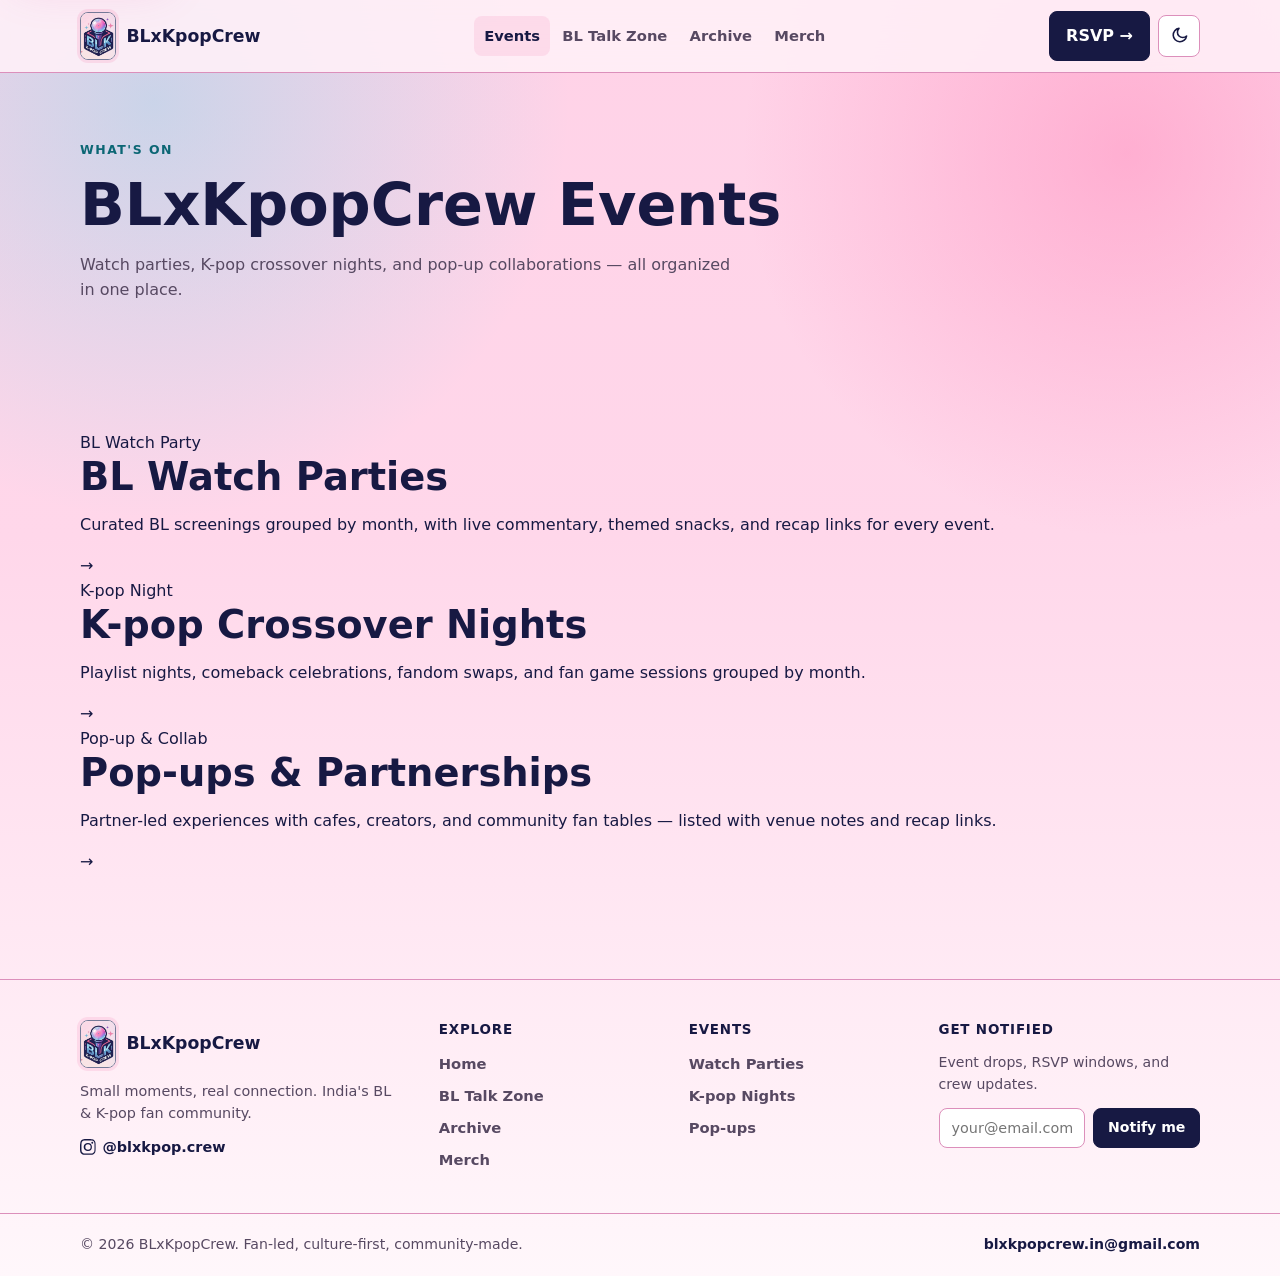
<file: events.html>
<!DOCTYPE html>
<html lang="en">
<head><meta charset="UTF-8" /><meta name="viewport" content="width=device-width, initial-scale=1" /><title>Events | BLxKpopCrew</title><link rel="stylesheet" href="styles.css" /></head>
<body>
  <a href="#main" class="skip-link">Skip to content</a>
  <header class="site-header">
  <div class="nav-wrap">
    <a class="brand" href="index.html" aria-label="BLxKpopCrew home">
      <img class="brand-logo" src="photos%20and%20videos/logo.jpg" alt="" width="498" height="689" />
      <span>BLxKpopCrew</span>
    </a>
    <nav aria-label="Main navigation">
      <ul class="nav-links" id="nav-links">
        <li><a href="events.html" aria-current="page">Events</a></li>
        <li><a href="talk-zone.html">BL Talk Zone</a></li>
        <li><a href="archive.html">Archive</a></li>
        <li><a href="merch-store.html">Merch</a></li>
      </ul>
    </nav>
    <div class="nav-actions">
      <a href="watch-parties.html" class="nav-cta btn">RSVP →</a>
      <button class="icon-btn" type="button" id="theme-toggle" aria-label="Switch to dark mode"><svg aria-hidden="true" width="19" height="19" viewBox="0 0 24 24" fill="none" stroke="currentColor" stroke-width="2"><path d="M20.99 12.62A8.5 8.5 0 1 1 11.38 3.01 6.5 6.5 0 0 0 20.99 12.62Z"></path></svg></button>
      <button class="icon-btn menu-toggle" type="button" id="menu-toggle" aria-label="Open menu" aria-controls="nav-links" aria-expanded="false"><svg aria-hidden="true" width="21" height="21" viewBox="0 0 24 24" fill="none" stroke="currentColor" stroke-width="2"><path d="M4 7h16M4 12h16M4 17h16"></path></svg></button>
    </div>
  </div>
</header>

  <main id="main" class="page-shell">
    <section class="page-hero page-hero--events" aria-labelledby="events-title">
      <p class="eyebrow">What's on</p>
      <h1 id="events-title">BLxKpopCrew Events</h1>
      <p class="hero-copy">Watch parties, K-pop crossover nights, and pop-up collaborations — all organized in one place.</p>
    </section>
    <section class="section-block">
      <div class="events-hub-grid">
        <a class="events-hub-card events-hub-card--watch" href="watch-parties.html" data-animate>
          <div class="events-hub-card__accent"></div>
          <div>
            <span class="events-hub-card__label">BL Watch Party</span>
            <h2>BL Watch Parties</h2>
            <p>Curated BL screenings grouped by month, with live commentary, themed snacks, and recap links for every event.</p>
          </div>
          <span class="events-hub-card__arrow" aria-hidden="true">→</span>
        </a>
        <a class="events-hub-card events-hub-card--kpop" href="kpop-crossover-nights.html" data-animate>
          <div class="events-hub-card__accent"></div>
          <div>
            <span class="events-hub-card__label">K-pop Night</span>
            <h2>K-pop Crossover Nights</h2>
            <p>Playlist nights, comeback celebrations, fandom swaps, and fan game sessions grouped by month.</p>
          </div>
          <span class="events-hub-card__arrow" aria-hidden="true">→</span>
        </a>
        <a class="events-hub-card events-hub-card--popups" href="popups-partnerships.html" data-animate>
          <div class="events-hub-card__accent"></div>
          <div>
            <span class="events-hub-card__label">Pop-up & Collab</span>
            <h2>Pop-ups & Partnerships</h2>
            <p>Partner-led experiences with cafes, creators, and community fan tables — listed with venue notes and recap links.</p>
          </div>
          <span class="events-hub-card__arrow" aria-hidden="true">→</span>
        </a>
      </div>
    </section>
  </main>

  <footer class="site-footer footer-full">
  <div class="footer-grid page-shell">
    <div>
      <a class="brand footer-brand-link" href="index.html"><img class="brand-logo" src="photos%20and%20videos/logo.jpg" alt="" width="498" height="689" /><span>BLxKpopCrew</span></a>
      <p class="footer-tagline">Small moments, real connection. India's BL &amp; K-pop fan community.</p>
      <a class="footer-ig" href="https://www.instagram.com/blxkpop.crew/" target="_blank" rel="noopener"><svg aria-hidden="true" width="16" height="16" viewBox="0 0 16 16" fill="currentColor"><path d="M8 0C5.83 0 5.56.01 4.71.05 3.86.09 3.28.22 2.77.42a3.6 3.6 0 0 0-1.3.85 3.6 3.6 0 0 0-.85 1.3c-.2.51-.33 1.09-.37 1.94C.01 5.56 0 5.83 0 8s.01 2.44.05 3.29c.04.85.17 1.43.37 1.94.21.53.49.98.85 1.3.36.36.77.64 1.3.85.51.2 1.09.33 1.94.37.85.04 1.12.05 3.29.05s2.44-.01 3.29-.05c.85-.04 1.43-.17 1.94-.37.53-.21.98-.49 1.3-.85.36-.36.64-.77.85-1.3.2-.51.33-1.09.37-1.94.04-.85.05-1.12.05-3.29s-.01-2.44-.05-3.29c-.04-.85-.17-1.43-.37-1.94a3.6 3.6 0 0 0-.85-1.3 3.6 3.6 0 0 0-1.3-.85c-.51-.2-1.09-.33-1.94-.37C10.44.01 10.17 0 8 0Zm0 1.44c2.13 0 2.38.01 3.22.05.78.04 1.2.17 1.48.28.37.14.63.31.91.59.28.28.45.54.59.91.11.28.24.7.28 1.48.04.84.05 1.09.05 3.22s-.01 2.38-.05 3.22c-.04.78-.17 1.2-.28 1.48-.14.37-.31.63-.59.91-.28.28-.54.45-.91.59-.28.11-.7.24-1.48.28-.84.04-1.09.05-3.22.05s-2.38-.01-3.22-.05c-.78-.04-1.2-.17-1.48-.28a2.15 2.15 0 0 1-.91-.59 2.15 2.15 0 0 1-.59-.91c-.11-.28-.24-.7-.28-1.48-.04-.84-.05-1.09-.05-3.22s.01-2.38.05-3.22c.04-.78.17-1.2.28-1.48.14-.37.31-.63.59-.91.28-.28.54-.45.91-.59.28-.11.7-.24 1.48-.28.84-.04 1.09-.05 3.22-.05Z"/><path d="M8 3.89A4.11 4.11 0 1 0 8 12.1 4.11 4.11 0 0 0 8 3.89Zm0 6.78A2.67 2.67 0 1 1 8 5.33a2.67 2.67 0 0 1 0 5.34Zm5.23-6.94a.96.96 0 1 1-1.92 0 .96.96 0 0 1 1.92 0Z"/></svg> @blxkpop.crew</a>
    </div>
    <div>
      <h4 class="footer-col-head">Explore</h4>
      <ul class="footer-links-col"><li><a href="index.html">Home</a></li><li><a href="talk-zone.html">BL Talk Zone</a></li><li><a href="archive.html">Archive</a></li><li><a href="merch-store.html">Merch</a></li></ul>
    </div>
    <div>
      <h4 class="footer-col-head">Events</h4>
      <ul class="footer-links-col"><li><a href="watch-parties.html">Watch Parties</a></li><li><a href="kpop-crossover-nights.html">K-pop Nights</a></li><li><a href="popups-partnerships.html">Pop-ups</a></li></ul>
    </div>
    <div>
      <h4 class="footer-col-head">Get notified</h4>
      <p class="footer-notify-desc">Event drops, RSVP windows, and crew updates.</p>
      <form class="notify-form" id="footer-notify-form" action="https://formspree.io/f/xwvjvwqo" method="POST">
        <div class="notify-row"><input type="email" name="email" placeholder="your@email.com" aria-label="Email for event notifications" required /><button class="btn" type="submit">Notify me</button></div>
        <p class="form-status" id="footer-notify-status" role="status" aria-live="polite"></p>
      </form>
    </div>
  </div>
  <div class="footer-bottom"><div class="footer-bottom-inner page-shell"><span>© 2026 BLxKpopCrew. Fan-led, culture-first, community-made.</span><a href="mailto:blxkpopcrew.in@gmail.com">blxkpopcrew.in@gmail.com</a></div></div>
</footer>
  <script src="script.js?v=theme-icons"></script>
</body>
</html>
</file>
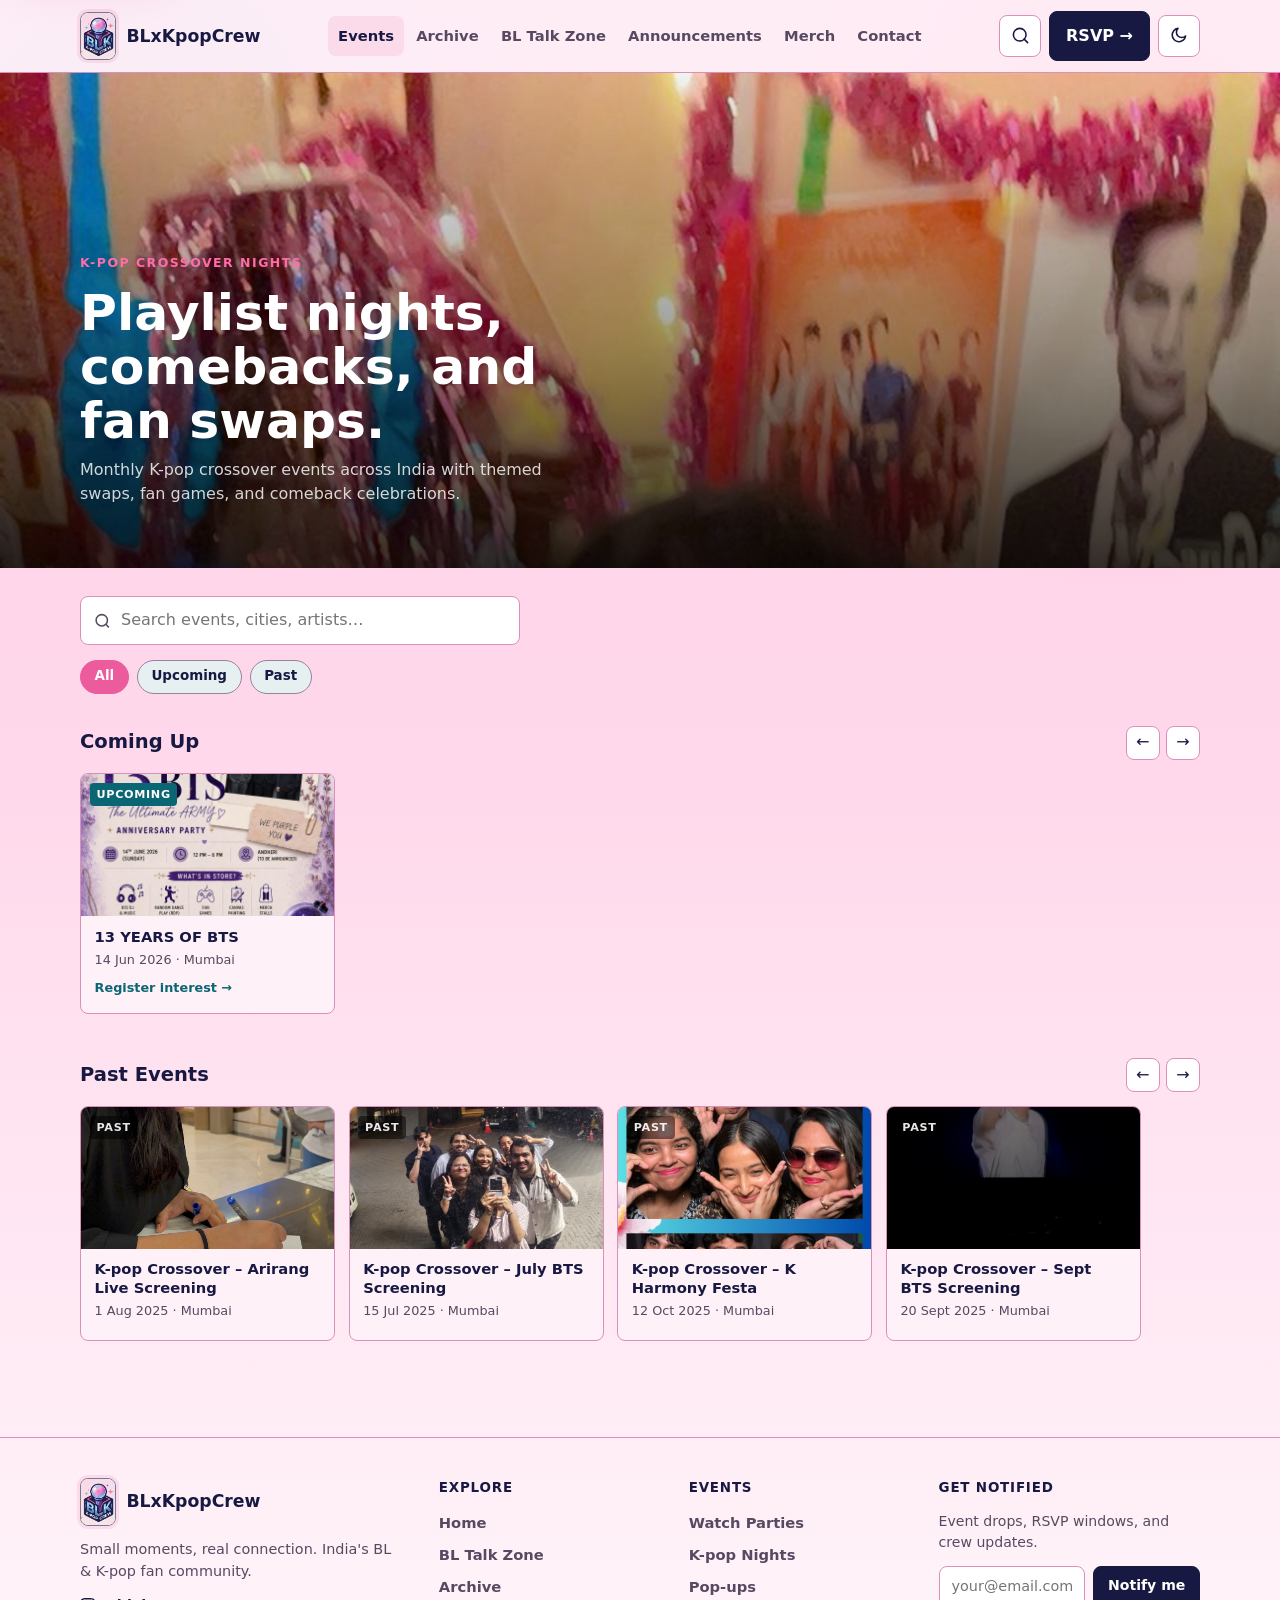
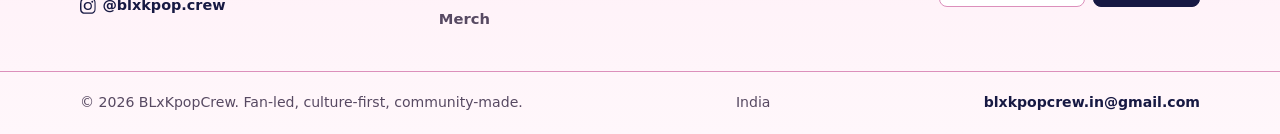
<file: kpop-crossover-nights.html>
<!DOCTYPE html>
<html lang="en">
<head><meta charset="UTF-8" /><meta name="viewport" content="width=device-width, initial-scale=1" /><title>K-pop Crossover Nights | BLxKpopCrew</title><link rel="stylesheet" href="styles.css" /></head>
<body>
  <a href="#main" class="skip-link">Skip to content</a>
  <header class="site-header"><div class="nav-wrap"><a class="brand" href="index.html#home"><img class="brand-logo" src="photos%20and%20videos/logo.jpg" alt="" width="498" height="689" /><span>BLxKpopCrew</span></a><nav aria-label="Main navigation"><ul class="nav-links" id="nav-links"><li><a href="index.html#events" aria-current="page">Events</a></li><li><a href="archive.html">Archive</a></li><li><a href="talk-zone.html">BL Talk Zone</a></li><li><a href="announcements.html">Announcements</a></li><li><a href="merch-store.html">Merch</a></li><li><a href="index.html#contact">Contact</a></li></ul></nav><div class="nav-actions"><button class="icon-btn" type="button" id="search-toggle" aria-label="Search site"><svg aria-hidden="true" width="19" height="19" viewBox="0 0 24 24" fill="none" stroke="currentColor" stroke-width="2"><circle cx="11" cy="11" r="8"></circle><path d="m21 21-4.35-4.35"></path></svg></button><a href="rsvp.html" class="nav-cta btn">RSVP →</a><button class="icon-btn" type="button" id="theme-toggle" aria-label="Switch to dark mode"><svg aria-hidden="true" width="19" height="19" viewBox="0 0 24 24" fill="none" stroke="currentColor" stroke-width="2"><path d="M20.99 12.62A8.5 8.5 0 1 1 11.38 3.01 6.5 6.5 0 0 0 20.99 12.62Z"></path></svg></button><button class="icon-btn menu-toggle" type="button" id="menu-toggle" aria-label="Open menu" aria-controls="nav-links" aria-expanded="false"><svg aria-hidden="true" width="21" height="21" viewBox="0 0 24 24" fill="none" stroke="currentColor" stroke-width="2"><path d="M4 7h16M4 12h16M4 17h16"></path></svg></button></div></div></header>
  <main id="main">
    <div class="wp-hero" id="wp-hero"></div>
    <div class="page-shell">
      <div class="wp-controls">
        <div class="wp-search-wrap">
          <svg aria-hidden="true" width="17" height="17" viewBox="0 0 24 24" fill="none" stroke="currentColor" stroke-width="2.2"><circle cx="11" cy="11" r="8"></circle><path d="M21 21l-4.35-4.35"></path></svg>
          <input type="search" id="wp-search" class="wp-search-input" placeholder="Search events, cities, artists…" aria-label="Search K-pop nights" />
        </div>
        <div class="wp-chips" id="wp-chips" role="group" aria-label="Filter events"></div>
      </div>
      <div id="wp-rows"></div>
      <p class="wp-empty" id="wp-empty" hidden>No events match your search.</p>
    </div>
  </main>
  <footer class="site-footer footer-full">
    <div class="footer-grid page-shell">
      <div><a class="brand footer-brand-link" href="index.html"><img class="brand-logo" src="photos%20and%20videos/logo.jpg" alt="" width="498" height="689" /><span>BLxKpopCrew</span></a><p class="footer-tagline">Small moments, real connection. India's BL &amp; K-pop fan community.</p><a class="footer-ig" href="https://www.instagram.com/blxkpop.crew/" target="_blank" rel="noopener"><svg aria-hidden="true" width="16" height="16" viewBox="0 0 16 16" fill="currentColor"><path d="M8 0C5.83 0 5.56.01 4.71.05 3.86.09 3.28.22 2.77.42a3.6 3.6 0 0 0-1.3.85 3.6 3.6 0 0 0-.85 1.3c-.2.51-.33 1.09-.37 1.94C.01 5.56 0 5.83 0 8s.01 2.44.05 3.29c.04.85.17 1.43.37 1.94.21.53.49.98.85 1.3.36.36.77.64 1.3.85.51.2 1.09.33 1.94.37.85.04 1.12.05 3.29.05s2.44-.01 3.29-.05c.85-.04 1.43-.17 1.94-.37.53-.21.98-.49 1.3-.85.36-.36.64-.77.85-1.3.2-.51.33-1.09.37-1.94.04-.85.05-1.12.05-3.29s-.01-2.44-.05-3.29c-.04-.85-.17-1.43-.37-1.94a3.6 3.6 0 0 0-.85-1.3 3.6 3.6 0 0 0-1.3-.85c-.51-.2-1.09-.33-1.94-.37C10.44.01 10.17 0 8 0Zm0 1.44c2.13 0 2.38.01 3.22.05.78.04 1.2.17 1.48.28.37.14.63.31.91.59.28.28.45.54.59.91.11.28.24.7.28 1.48.04.84.05 1.09.05 3.22s-.01 2.38-.05 3.22c-.04.78-.17 1.2-.28 1.48-.14.37-.31.63-.59.91-.28.28-.54.45-.91.59-.28.11-.7.24-1.48.28-.84.04-1.09.05-3.22.05s-2.38-.01-3.22-.05c-.78-.04-1.2-.17-1.48-.28a2.15 2.15 0 0 1-.91-.59 2.15 2.15 0 0 1-.59-.91c-.11-.28-.24-.7-.28-1.48-.04-.84-.05-1.09-.05-3.22s.01-2.38.05-3.22c.04-.78.17-1.2.28-1.48.14-.37.31-.63.59-.91.28-.28.54-.45.91-.59.28-.11.7-.24 1.48-.28.84-.04 1.09-.05 3.22-.05Z"/><path d="M8 3.89A4.11 4.11 0 1 0 8 12.1 4.11 4.11 0 0 0 8 3.89Zm0 6.78A2.67 2.67 0 1 1 8 5.33a2.67 2.67 0 0 1 0 5.34Zm5.23-6.94a.96.96 0 1 1-1.92 0 .96.96 0 0 1 1.92 0Z"/></svg> @blxkpop.crew</a></div>
      <div><h4 class="footer-col-head">Explore</h4><ul class="footer-links-col"><li><a href="index.html">Home</a></li><li><a href="talk-zone.html">BL Talk Zone</a></li><li><a href="archive.html">Archive</a></li><li><a href="merch-store.html">Merch</a></li></ul></div>
      <div><h4 class="footer-col-head">Events</h4><ul class="footer-links-col"><li><a href="watch-parties.html">Watch Parties</a></li><li><a href="kpop-crossover-nights.html">K-pop Nights</a></li><li><a href="popups-partnerships.html">Pop-ups</a></li></ul></div>
      <div><h4 class="footer-col-head">Get notified</h4><p class="footer-notify-desc">Event drops, RSVP windows, and crew updates.</p><form class="notify-form" id="footer-notify-form" action="https://formspree.io/f/xwvjvwqo" method="POST"><div class="notify-row"><input type="email" name="email" placeholder="your@email.com" aria-label="Email for event notifications" required /><button class="btn" type="submit">Notify me</button></div><p class="form-status" id="footer-notify-status" role="status" aria-live="polite"></p></form></div>
    </div>
    <div class="footer-bottom"><div class="footer-bottom-inner page-shell"><span>© 2026 BLxKpopCrew. Fan-led, culture-first, community-made.</span><span>India</span><a href="mailto:blxkpopcrew.in@gmail.com">blxkpopcrew.in@gmail.com</a></div></div>
  </footer>
  <div class="search-overlay" id="search-overlay" role="dialog" aria-label="Search" aria-modal="true" hidden>
    <div class="search-overlay__inner">
      <div class="search-bar">
        <svg aria-hidden="true" width="20" height="20" viewBox="0 0 24 24" fill="none" stroke="currentColor" stroke-width="2"><circle cx="11" cy="11" r="8"></circle><path d="m21 21-4.35-4.35"></path></svg>
        <input type="search" id="search-input" placeholder="Search events, reviews, archive..." autocomplete="off" />
        <button class="icon-btn" type="button" id="search-close" aria-label="Close search"><svg aria-hidden="true" width="19" height="19" viewBox="0 0 24 24" fill="none" stroke="currentColor" stroke-width="2"><path d="M18 6 6 18M6 6l12 12"></path></svg></button>
      </div>
      <div class="search-results" id="search-results" role="list"></div>
    </div>
  </div>
  <script src="script.js?v=theme-icons"></script>
  <script src="kpop-nights.js"></script>
</body>
</html>
</file>
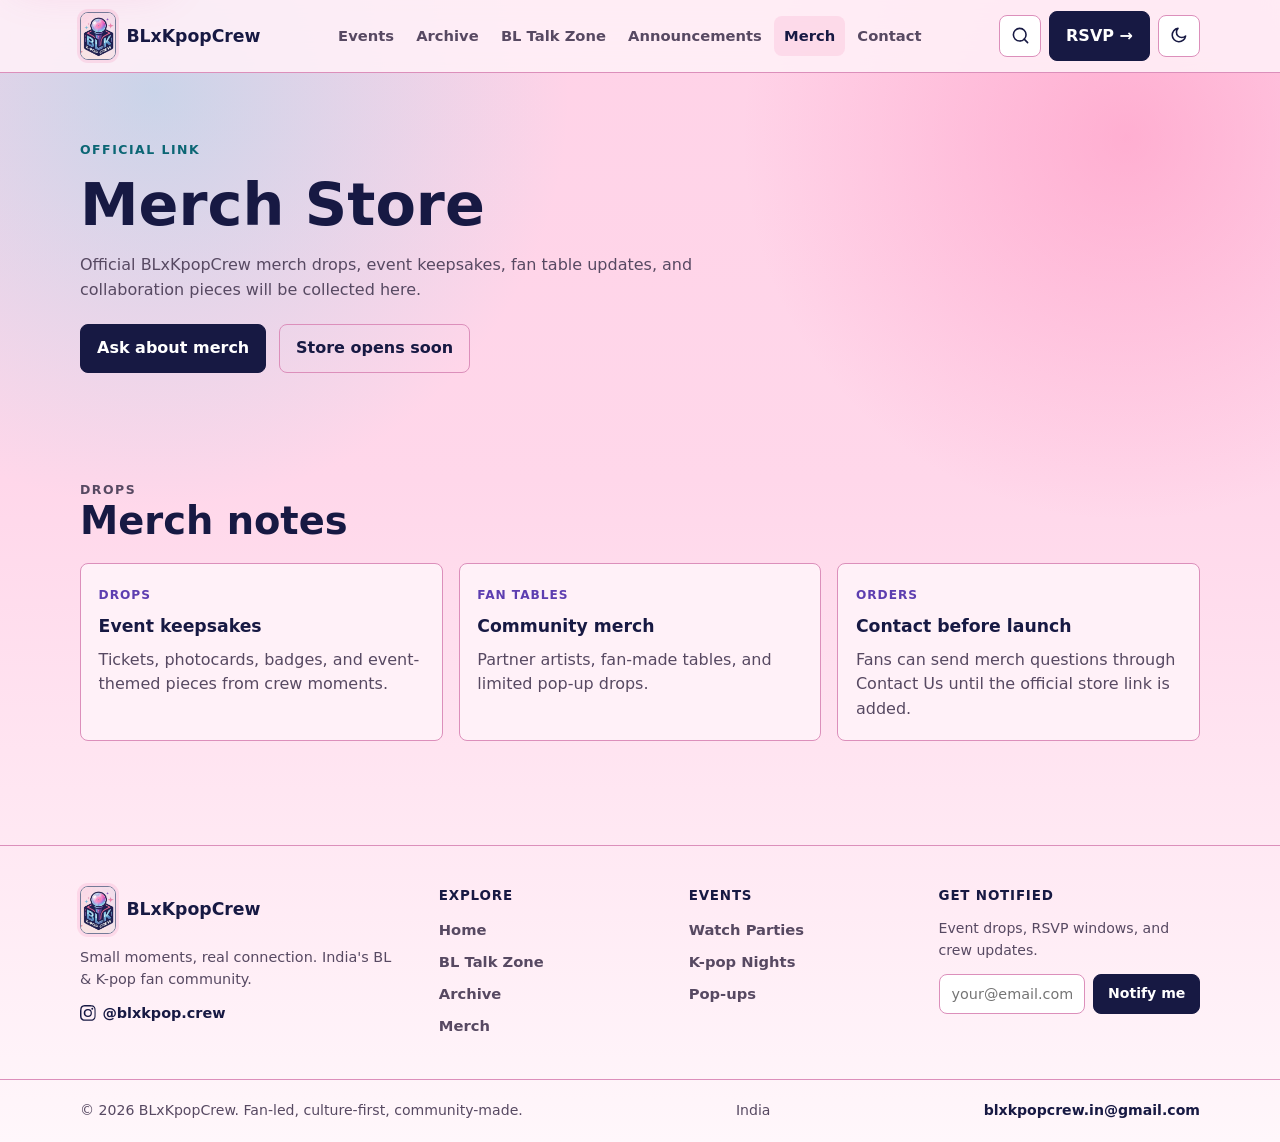
<file: merch-store.html>
<!DOCTYPE html>
<html lang="en">
<head>
  <meta charset="UTF-8" />
  <meta name="viewport" content="width=device-width, initial-scale=1" />
  <title>Merch Store | BLxKpopCrew</title>
  <link rel="stylesheet" href="styles.css" />
</head>
<body>
  <a href="#main" class="skip-link">Skip to content</a>
  <header class="site-header">
    <div class="nav-wrap">
      <a class="brand" href="index.html#home"><img class="brand-logo" src="photos%20and%20videos/logo.jpg" alt="" width="498" height="689" /><span>BLxKpopCrew</span></a>
      <nav aria-label="Main navigation"><ul class="nav-links" id="nav-links"><li><a href="index.html#events">Events</a></li><li><a href="archive.html">Archive</a></li><li><a href="talk-zone.html">BL Talk Zone</a></li><li><a href="announcements.html">Announcements</a></li><li><a href="merch-store.html" aria-current="page">Merch</a></li><li><a href="index.html#contact">Contact</a></li></ul></nav>
      <div class="nav-actions"><button class="icon-btn" type="button" id="search-toggle" aria-label="Search site"><svg aria-hidden="true" width="19" height="19" viewBox="0 0 24 24" fill="none" stroke="currentColor" stroke-width="2"><circle cx="11" cy="11" r="8"></circle><path d="m21 21-4.35-4.35"></path></svg></button><a href="rsvp.html" class="nav-cta btn">RSVP →</a><button class="icon-btn" type="button" id="theme-toggle" aria-label="Switch to dark mode"><svg aria-hidden="true" width="19" height="19" viewBox="0 0 24 24" fill="none" stroke="currentColor" stroke-width="2"><path d="M20.99 12.62A8.5 8.5 0 1 1 11.38 3.01 6.5 6.5 0 0 0 20.99 12.62Z"></path></svg></button><button class="icon-btn menu-toggle" type="button" id="menu-toggle" aria-label="Open menu" aria-controls="nav-links" aria-expanded="false"><svg aria-hidden="true" width="21" height="21" viewBox="0 0 24 24" fill="none" stroke="currentColor" stroke-width="2"><path d="M4 7h16M4 12h16M4 17h16"></path></svg></button></div>
    </div>
  </header>
  <main id="main" class="page-shell">
    <section class="page-hero" aria-labelledby="merch-title">
      <p class="eyebrow">Official link</p>
      <h1 id="merch-title">Merch Store</h1>
      <p class="hero-copy">Official BLxKpopCrew merch drops, event keepsakes, fan table updates, and collaboration pieces will be collected here.</p>
      <div class="button-row"><a class="btn" href="index.html#contact">Ask about merch</a><span class="btn secondary">Store opens soon</span></div>
    </section>
    <section class="section-block" aria-labelledby="merch-notes-title">
      <div class="section-head"><div><p class="eyebrow">Drops</p><h2 id="merch-notes-title">Merch notes</h2></div></div>
      <div class="grid">
        <article class="card"><span class="tag">Drops</span><h3>Event keepsakes</h3><p>Tickets, photocards, badges, and event-themed pieces from crew moments.</p></article>
        <article class="card"><span class="tag">Fan tables</span><h3>Community merch</h3><p>Partner artists, fan-made tables, and limited pop-up drops.</p></article>
        <article class="card"><span class="tag">Orders</span><h3>Contact before launch</h3><p>Fans can send merch questions through Contact Us until the official store link is added.</p></article>
      </div>
    </section>
  </main>
  <footer class="site-footer footer-full">
    <div class="footer-grid page-shell">
      <div><a class="brand footer-brand-link" href="index.html"><img class="brand-logo" src="photos%20and%20videos/logo.jpg" alt="" width="498" height="689" /><span>BLxKpopCrew</span></a><p class="footer-tagline">Small moments, real connection. India's BL &amp; K-pop fan community.</p><a class="footer-ig" href="https://www.instagram.com/blxkpop.crew/" target="_blank" rel="noopener"><svg aria-hidden="true" width="16" height="16" viewBox="0 0 16 16" fill="currentColor"><path d="M8 0C5.83 0 5.56.01 4.71.05 3.86.09 3.28.22 2.77.42a3.6 3.6 0 0 0-1.3.85 3.6 3.6 0 0 0-.85 1.3c-.2.51-.33 1.09-.37 1.94C.01 5.56 0 5.83 0 8s.01 2.44.05 3.29c.04.85.17 1.43.37 1.94.21.53.49.98.85 1.3.36.36.77.64 1.3.85.51.2 1.09.33 1.94.37.85.04 1.12.05 3.29.05s2.44-.01 3.29-.05c.85-.04 1.43-.17 1.94-.37.53-.21.98-.49 1.3-.85.36-.36.64-.77.85-1.3.2-.51.33-1.09.37-1.94.04-.85.05-1.12.05-3.29s-.01-2.44-.05-3.29c-.04-.85-.17-1.43-.37-1.94a3.6 3.6 0 0 0-.85-1.3 3.6 3.6 0 0 0-1.3-.85c-.51-.2-1.09-.33-1.94-.37C10.44.01 10.17 0 8 0Zm0 1.44c2.13 0 2.38.01 3.22.05.78.04 1.2.17 1.48.28.37.14.63.31.91.59.28.28.45.54.59.91.11.28.24.7.28 1.48.04.84.05 1.09.05 3.22s-.01 2.38-.05 3.22c-.04.78-.17 1.2-.28 1.48-.14.37-.31.63-.59.91-.28.28-.54.45-.91.59-.28.11-.7.24-1.48.28-.84.04-1.09.05-3.22.05s-2.38-.01-3.22-.05c-.78-.04-1.2-.17-1.48-.28a2.15 2.15 0 0 1-.91-.59 2.15 2.15 0 0 1-.59-.91c-.11-.28-.24-.7-.28-1.48-.04-.84-.05-1.09-.05-3.22s.01-2.38.05-3.22c.04-.78.17-1.2.28-1.48.14-.37.31-.63.59-.91.28-.28.54-.45.91-.59.28-.11.7-.24 1.48-.28.84-.04 1.09-.05 3.22-.05Z"/><path d="M8 3.89A4.11 4.11 0 1 0 8 12.1 4.11 4.11 0 0 0 8 3.89Zm0 6.78A2.67 2.67 0 1 1 8 5.33a2.67 2.67 0 0 1 0 5.34Zm5.23-6.94a.96.96 0 1 1-1.92 0 .96.96 0 0 1 1.92 0Z"/></svg> @blxkpop.crew</a></div>
      <div><h4 class="footer-col-head">Explore</h4><ul class="footer-links-col"><li><a href="index.html">Home</a></li><li><a href="talk-zone.html">BL Talk Zone</a></li><li><a href="archive.html">Archive</a></li><li><a href="merch-store.html">Merch</a></li></ul></div>
      <div><h4 class="footer-col-head">Events</h4><ul class="footer-links-col"><li><a href="watch-parties.html">Watch Parties</a></li><li><a href="kpop-crossover-nights.html">K-pop Nights</a></li><li><a href="popups-partnerships.html">Pop-ups</a></li></ul></div>
      <div><h4 class="footer-col-head">Get notified</h4><p class="footer-notify-desc">Event drops, RSVP windows, and crew updates.</p><form class="notify-form" id="footer-notify-form" action="https://formspree.io/f/xwvjvwqo" method="POST"><div class="notify-row"><input type="email" name="email" placeholder="your@email.com" aria-label="Email for event notifications" required /><button class="btn" type="submit">Notify me</button></div><p class="form-status" id="footer-notify-status" role="status" aria-live="polite"></p></form></div>
    </div>
    <div class="footer-bottom"><div class="footer-bottom-inner page-shell"><span>© 2026 BLxKpopCrew. Fan-led, culture-first, community-made.</span><span>India</span><a href="mailto:blxkpopcrew.in@gmail.com">blxkpopcrew.in@gmail.com</a></div></div>
  </footer>

  <div class="search-overlay" id="search-overlay" role="dialog" aria-label="Search" aria-modal="true" hidden>
    <div class="search-overlay__inner">
      <div class="search-bar">
        <svg aria-hidden="true" width="20" height="20" viewBox="0 0 24 24" fill="none" stroke="currentColor" stroke-width="2"><circle cx="11" cy="11" r="8"></circle><path d="m21 21-4.35-4.35"></path></svg>
        <input type="search" id="search-input" placeholder="Search events, reviews, archive..." autocomplete="off" />
        <button class="icon-btn" type="button" id="search-close" aria-label="Close search"><svg aria-hidden="true" width="19" height="19" viewBox="0 0 24 24" fill="none" stroke="currentColor" stroke-width="2"><path d="M18 6 6 18M6 6l12 12"></path></svg></button>
      </div>
      <div class="search-results" id="search-results" role="list"></div>
    </div>
  </div>

  <script src="script.js?v=theme-icons"></script>
</body>
</html>
</file>
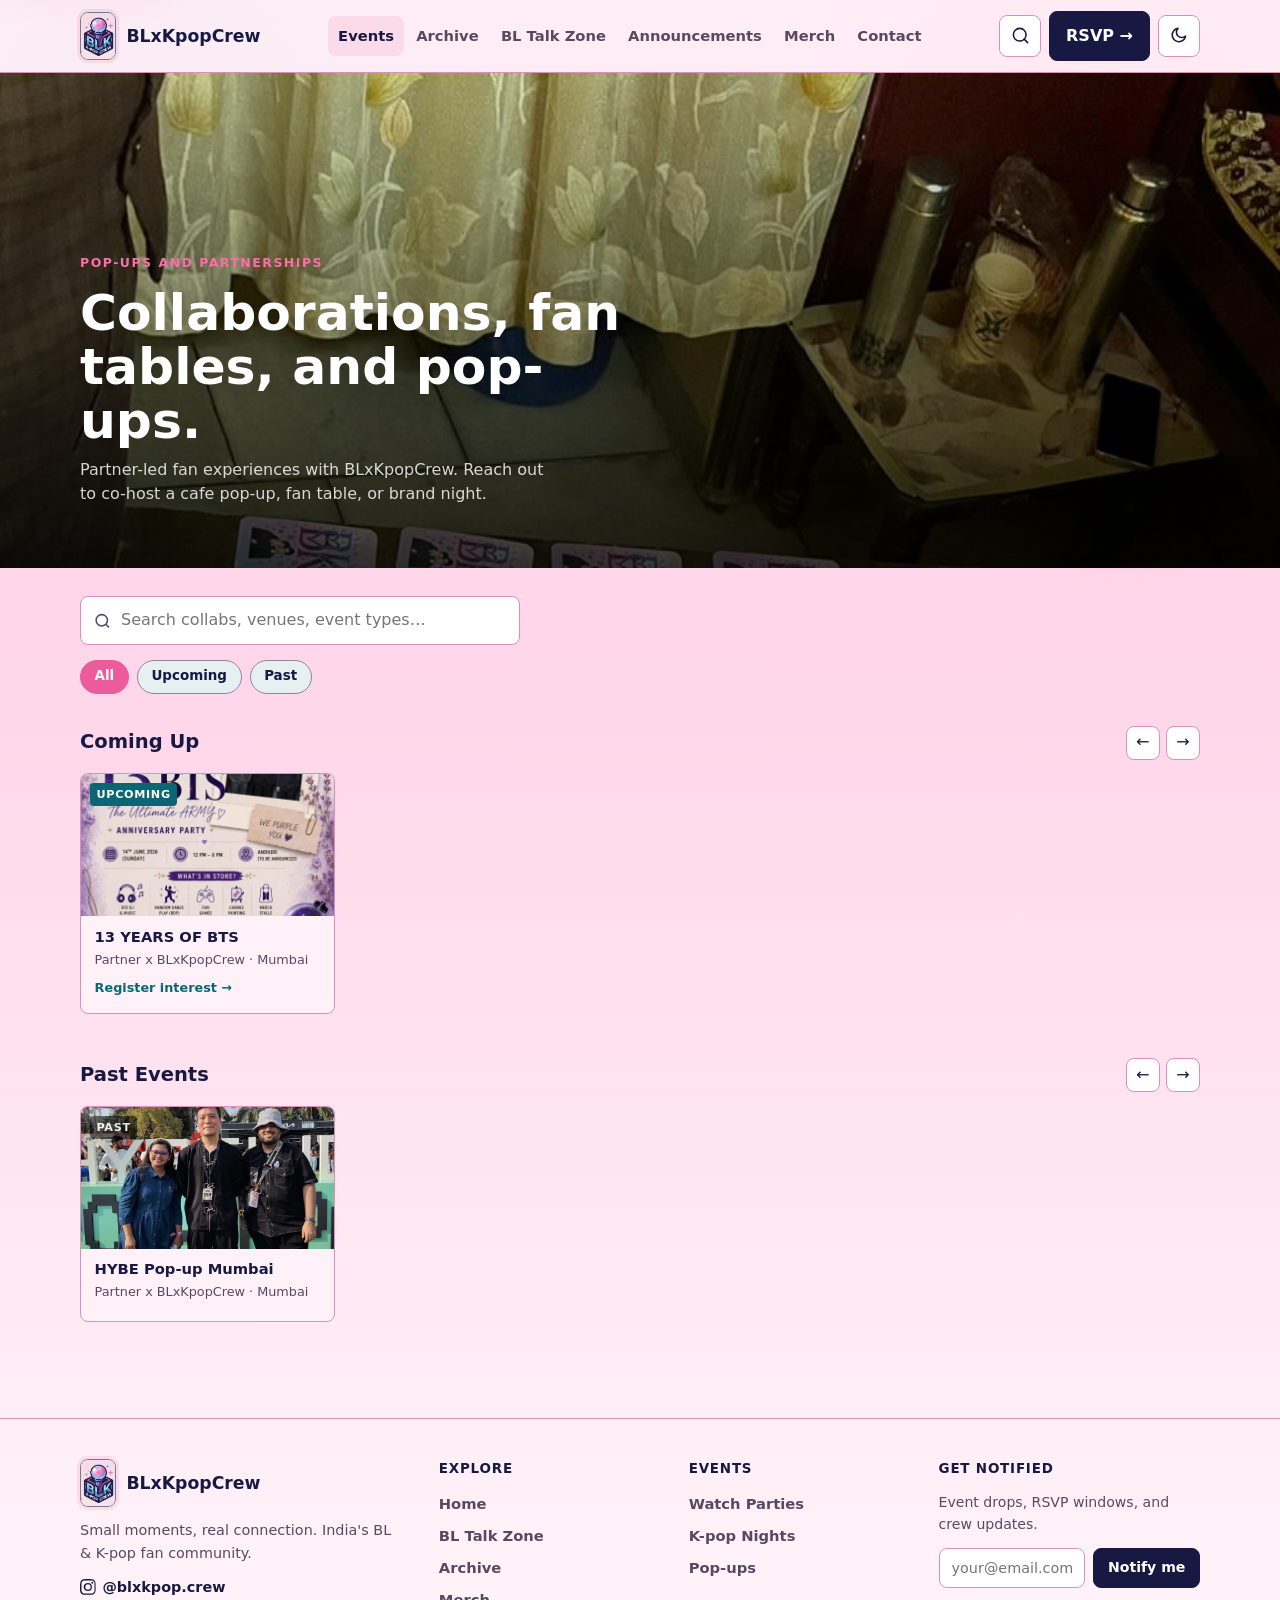
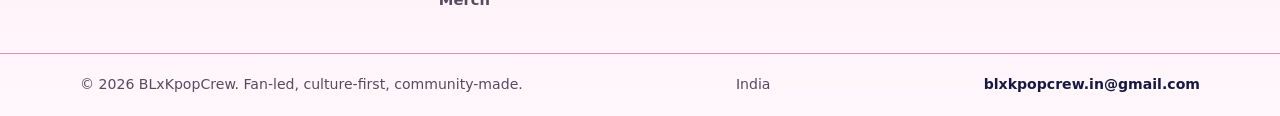
<file: popups-partnerships.html>
<!DOCTYPE html>
<html lang="en">
<head><meta charset="UTF-8" /><meta name="viewport" content="width=device-width, initial-scale=1" /><title>Pop-ups and Partnerships | BLxKpopCrew</title><link rel="stylesheet" href="styles.css" /></head>
<body>
  <a href="#main" class="skip-link">Skip to content</a>
  <header class="site-header"><div class="nav-wrap"><a class="brand" href="index.html#home"><img class="brand-logo" src="photos%20and%20videos/logo.jpg" alt="" width="498" height="689" /><span>BLxKpopCrew</span></a><nav aria-label="Main navigation"><ul class="nav-links" id="nav-links"><li><a href="index.html#events" aria-current="page">Events</a></li><li><a href="archive.html">Archive</a></li><li><a href="talk-zone.html">BL Talk Zone</a></li><li><a href="announcements.html">Announcements</a></li><li><a href="merch-store.html">Merch</a></li><li><a href="index.html#contact">Contact</a></li></ul></nav><div class="nav-actions"><button class="icon-btn" type="button" id="search-toggle" aria-label="Search site"><svg aria-hidden="true" width="19" height="19" viewBox="0 0 24 24" fill="none" stroke="currentColor" stroke-width="2"><circle cx="11" cy="11" r="8"></circle><path d="m21 21-4.35-4.35"></path></svg></button><a href="rsvp.html" class="nav-cta btn">RSVP →</a><button class="icon-btn" type="button" id="theme-toggle" aria-label="Switch to dark mode"><svg aria-hidden="true" width="19" height="19" viewBox="0 0 24 24" fill="none" stroke="currentColor" stroke-width="2"><path d="M20.99 12.62A8.5 8.5 0 1 1 11.38 3.01 6.5 6.5 0 0 0 20.99 12.62Z"></path></svg></button><button class="icon-btn menu-toggle" type="button" id="menu-toggle" aria-label="Open menu" aria-controls="nav-links" aria-expanded="false"><svg aria-hidden="true" width="21" height="21" viewBox="0 0 24 24" fill="none" stroke="currentColor" stroke-width="2"><path d="M4 7h16M4 12h16M4 17h16"></path></svg></button></div></div></header>
  <main id="main">
    <div class="wp-hero" id="wp-hero"></div>
    <div class="page-shell">
      <div class="wp-controls">
        <div class="wp-search-wrap">
          <svg aria-hidden="true" width="17" height="17" viewBox="0 0 24 24" fill="none" stroke="currentColor" stroke-width="2.2"><circle cx="11" cy="11" r="8"></circle><path d="M21 21l-4.35-4.35"></path></svg>
          <input type="search" id="wp-search" class="wp-search-input" placeholder="Search collabs, venues, event types…" aria-label="Search pop-ups and partnerships" />
        </div>
        <div class="wp-chips" id="wp-chips" role="group" aria-label="Filter collabs"></div>
      </div>
      <div id="wp-rows"></div>
      <p class="wp-empty" id="wp-empty" hidden>No collabs match your search.</p>
    </div>
  </main>
  <footer class="site-footer footer-full">
    <div class="footer-grid page-shell">
      <div><a class="brand footer-brand-link" href="index.html"><img class="brand-logo" src="photos%20and%20videos/logo.jpg" alt="" width="498" height="689" /><span>BLxKpopCrew</span></a><p class="footer-tagline">Small moments, real connection. India's BL &amp; K-pop fan community.</p><a class="footer-ig" href="https://www.instagram.com/blxkpop.crew/" target="_blank" rel="noopener"><svg aria-hidden="true" width="16" height="16" viewBox="0 0 16 16" fill="currentColor"><path d="M8 0C5.83 0 5.56.01 4.71.05 3.86.09 3.28.22 2.77.42a3.6 3.6 0 0 0-1.3.85 3.6 3.6 0 0 0-.85 1.3c-.2.51-.33 1.09-.37 1.94C.01 5.56 0 5.83 0 8s.01 2.44.05 3.29c.04.85.17 1.43.37 1.94.21.53.49.98.85 1.3.36.36.77.64 1.3.85.51.2 1.09.33 1.94.37.85.04 1.12.05 3.29.05s2.44-.01 3.29-.05c.85-.04 1.43-.17 1.94-.37.53-.21.98-.49 1.3-.85.36-.36.64-.77.85-1.3.2-.51.33-1.09.37-1.94.04-.85.05-1.12.05-3.29s-.01-2.44-.05-3.29c-.04-.85-.17-1.43-.37-1.94a3.6 3.6 0 0 0-.85-1.3 3.6 3.6 0 0 0-1.3-.85c-.51-.2-1.09-.33-1.94-.37C10.44.01 10.17 0 8 0Zm0 1.44c2.13 0 2.38.01 3.22.05.78.04 1.2.17 1.48.28.37.14.63.31.91.59.28.28.45.54.59.91.11.28.24.7.28 1.48.04.84.05 1.09.05 3.22s-.01 2.38-.05 3.22c-.04.78-.17 1.2-.28 1.48-.14.37-.31.63-.59.91-.28.28-.54.45-.91.59-.28.11-.7.24-1.48.28-.84.04-1.09.05-3.22.05s-2.38-.01-3.22-.05c-.78-.04-1.2-.17-1.48-.28a2.15 2.15 0 0 1-.91-.59 2.15 2.15 0 0 1-.59-.91c-.11-.28-.24-.7-.28-1.48-.04-.84-.05-1.09-.05-3.22s.01-2.38.05-3.22c.04-.78.17-1.2.28-1.48.14-.37.31-.63.59-.91.28-.28.54-.45.91-.59.28-.11.7-.24 1.48-.28.84-.04 1.09-.05 3.22-.05Z"/><path d="M8 3.89A4.11 4.11 0 1 0 8 12.1 4.11 4.11 0 0 0 8 3.89Zm0 6.78A2.67 2.67 0 1 1 8 5.33a2.67 2.67 0 0 1 0 5.34Zm5.23-6.94a.96.96 0 1 1-1.92 0 .96.96 0 0 1 1.92 0Z"/></svg> @blxkpop.crew</a></div>
      <div><h4 class="footer-col-head">Explore</h4><ul class="footer-links-col"><li><a href="index.html">Home</a></li><li><a href="talk-zone.html">BL Talk Zone</a></li><li><a href="archive.html">Archive</a></li><li><a href="merch-store.html">Merch</a></li></ul></div>
      <div><h4 class="footer-col-head">Events</h4><ul class="footer-links-col"><li><a href="watch-parties.html">Watch Parties</a></li><li><a href="kpop-crossover-nights.html">K-pop Nights</a></li><li><a href="popups-partnerships.html">Pop-ups</a></li></ul></div>
      <div><h4 class="footer-col-head">Get notified</h4><p class="footer-notify-desc">Event drops, RSVP windows, and crew updates.</p><form class="notify-form" id="footer-notify-form" action="https://formspree.io/f/xwvjvwqo" method="POST"><div class="notify-row"><input type="email" name="email" placeholder="your@email.com" aria-label="Email for event notifications" required /><button class="btn" type="submit">Notify me</button></div><p class="form-status" id="footer-notify-status" role="status" aria-live="polite"></p></form></div>
    </div>
    <div class="footer-bottom"><div class="footer-bottom-inner page-shell"><span>© 2026 BLxKpopCrew. Fan-led, culture-first, community-made.</span><span>India</span><a href="mailto:blxkpopcrew.in@gmail.com">blxkpopcrew.in@gmail.com</a></div></div>
  </footer>
  <div class="search-overlay" id="search-overlay" role="dialog" aria-label="Search" aria-modal="true" hidden>
    <div class="search-overlay__inner">
      <div class="search-bar">
        <svg aria-hidden="true" width="20" height="20" viewBox="0 0 24 24" fill="none" stroke="currentColor" stroke-width="2"><circle cx="11" cy="11" r="8"></circle><path d="m21 21-4.35-4.35"></path></svg>
        <input type="search" id="search-input" placeholder="Search events, reviews, archive..." autocomplete="off" />
        <button class="icon-btn" type="button" id="search-close" aria-label="Close search"><svg aria-hidden="true" width="19" height="19" viewBox="0 0 24 24" fill="none" stroke="currentColor" stroke-width="2"><path d="M18 6 6 18M6 6l12 12"></path></svg></button>
      </div>
      <div class="search-results" id="search-results" role="list"></div>
    </div>
  </div>
  <script src="script.js?v=theme-icons"></script>
  <script src="popups.js"></script>
</body>
</html>
</file>
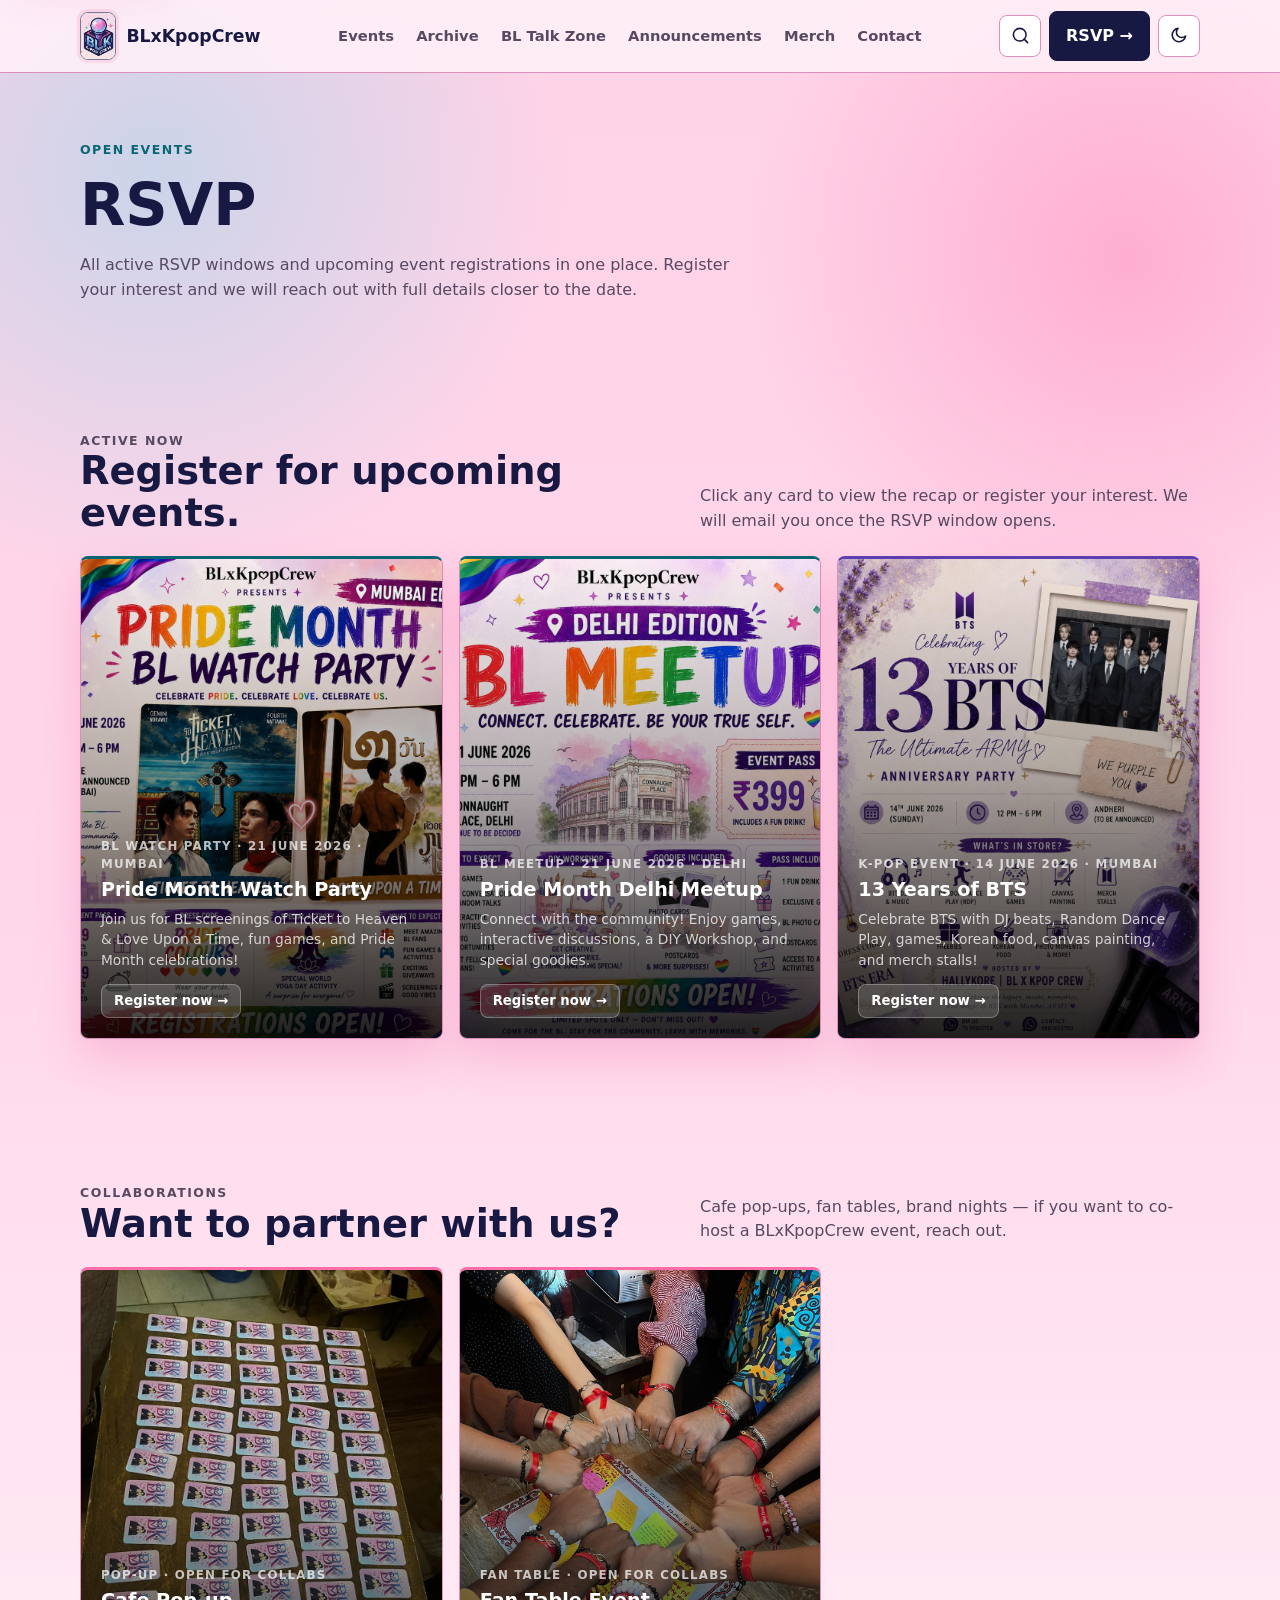
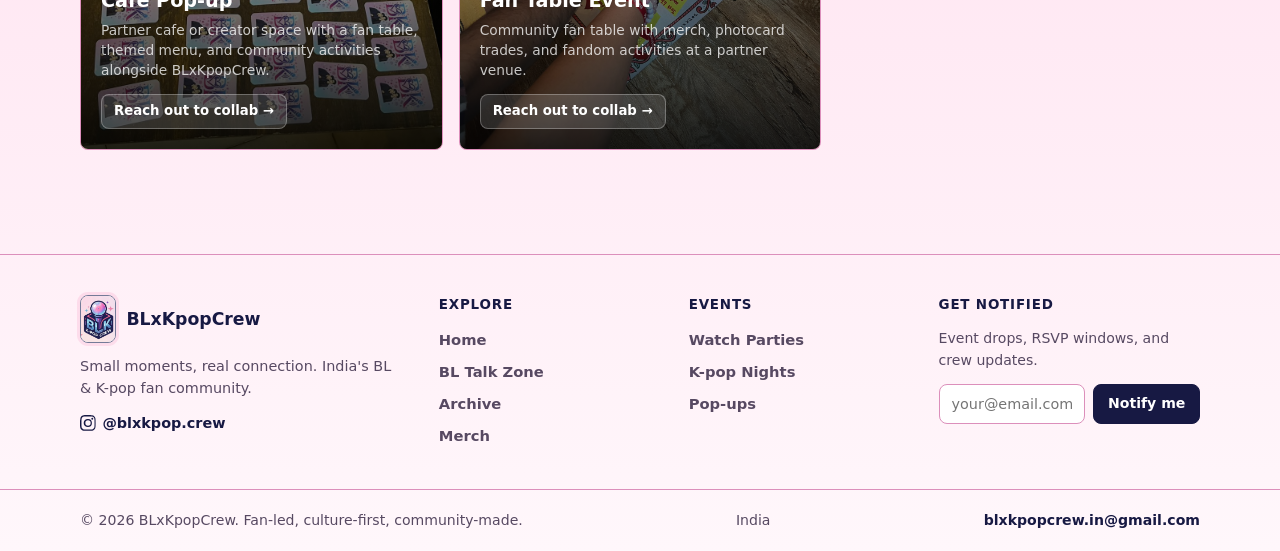
<file: rsvp.html>
<!DOCTYPE html>
<html lang="en">
<head><meta charset="UTF-8" /><meta name="viewport" content="width=device-width, initial-scale=1" /><title>RSVP | BLxKpopCrew</title><link rel="stylesheet" href="styles.css" /></head>
<body>
  <a href="#main" class="skip-link">Skip to content</a>
  <header class="site-header"><div class="nav-wrap"><a class="brand" href="index.html#home"><img class="brand-logo" src="photos%20and%20videos/logo.jpg" alt="" width="498" height="689" /><span>BLxKpopCrew</span></a><nav aria-label="Main navigation"><ul class="nav-links" id="nav-links"><li><a href="index.html#events">Events</a></li><li><a href="archive.html">Archive</a></li><li><a href="talk-zone.html">BL Talk Zone</a></li><li><a href="announcements.html">Announcements</a></li><li><a href="merch-store.html">Merch</a></li><li><a href="index.html#contact">Contact</a></li></ul></nav><div class="nav-actions"><button class="icon-btn" type="button" id="search-toggle" aria-label="Search site"><svg aria-hidden="true" width="19" height="19" viewBox="0 0 24 24" fill="none" stroke="currentColor" stroke-width="2"><circle cx="11" cy="11" r="8"></circle><path d="m21 21-4.35-4.35"></path></svg></button><a href="rsvp.html" class="nav-cta btn" aria-current="page">RSVP →</a><button class="icon-btn" type="button" id="theme-toggle" aria-label="Switch to dark mode"><svg aria-hidden="true" width="19" height="19" viewBox="0 0 24 24" fill="none" stroke="currentColor" stroke-width="2"><path d="M20.99 12.62A8.5 8.5 0 1 1 11.38 3.01 6.5 6.5 0 0 0 20.99 12.62Z"></path></svg></button><button class="icon-btn menu-toggle" type="button" id="menu-toggle" aria-label="Open menu" aria-controls="nav-links" aria-expanded="false"><svg aria-hidden="true" width="21" height="21" viewBox="0 0 24 24" fill="none" stroke="currentColor" stroke-width="2"><path d="M4 7h16M4 12h16M4 17h16"></path></svg></button></div></div></header>
  <main id="main" class="page-shell">
    <section class="page-hero" aria-labelledby="rsvp-title">
      <p class="eyebrow">Open events</p>
      <h1 id="rsvp-title">RSVP</h1>
      <p class="hero-copy">All active RSVP windows and upcoming event registrations in one place. Register your interest and we will reach out with full details closer to the date.</p>
    </section>

    <section class="section-block" aria-labelledby="rsvp-active-title">
      <div class="section-head">
        <div>
          <p class="eyebrow">Active now</p>
          <h2 id="rsvp-active-title">Register for upcoming events.</h2>
        </div>
        <p>Click any card to view the recap or register your interest. We will email you once the RSVP window opens.</p>
      </div>
      <div class="event-feature-grid">
        <a class="event-feature-card event-feature-card--watch card--featured" href="https://docs.google.com/forms/d/e/1FAIpQLSdJCpkHR8uKYchJi1617_DldbyP7eRETri9wtgb4RBGmig6yg/viewform?usp=publish-editor" target="_blank" rel="noopener">
          <div class="event-feature-card__bg"><img src="photos%20and%20videos/PrideMonthWatchParty.jpeg" alt="Pride Month Watch Party Mumbai" loading="lazy" /></div>
          <div class="event-feature-card__gradient"></div>
          <div class="event-feature-card__content">
            <span class="event-feature-card__label">BL Watch Party · 21 June 2026 · Mumbai</span>
            <h3 class="event-feature-card__title">Pride Month Watch Party</h3>
            <p class="event-feature-card__desc">Join us for BL screenings of Ticket to Heaven & Love Upon a Time, fun games, and Pride Month celebrations!</p>
            <span class="event-feature-card__cta">Register now →</span>
          </div>
        </a>
        <a class="event-feature-card event-feature-card--watch card--featured" href="https://docs.google.com/forms/d/e/1FAIpQLSf8zRiQfXueOIDx9U49wjxthKUCGclIhSuJpl_wb24ymEZ4nA/viewform?usp=dialog" target="_blank" rel="noopener">
          <div class="event-feature-card__bg"><img src="photos%20and%20videos/BL_Meetup.jpeg" alt="Pride Month Delhi BL Meetup" loading="lazy" /></div>
          <div class="event-feature-card__gradient"></div>
          <div class="event-feature-card__content">
            <span class="event-feature-card__label">BL Meetup · 21 June 2026 · Delhi</span>
            <h3 class="event-feature-card__title">Pride Month Delhi Meetup</h3>
            <p class="event-feature-card__desc">Connect with the community! Enjoy games, interactive discussions, a DIY Workshop, and special goodies.</p>
            <span class="event-feature-card__cta">Register now →</span>
          </div>
        </a>
        <a class="event-feature-card event-feature-card--kpop card--featured" href="https://forms.gle/8WV3Ut4A7bCttGw19" target="_blank" rel="noopener">
          <div class="event-feature-card__bg"><img src="photos%20and%20videos/BTS_13th_Anniversary.jpeg" alt="13 Years of BTS Mumbai Celebration" loading="lazy" /></div>
          <div class="event-feature-card__gradient"></div>
          <div class="event-feature-card__content">
            <span class="event-feature-card__label">K-pop Event · 14 June 2026 · Mumbai</span>
            <h3 class="event-feature-card__title">13 Years of BTS</h3>
            <p class="event-feature-card__desc">Celebrate BTS with DJ beats, Random Dance Play, games, Korean food, canvas painting, and merch stalls!</p>
            <span class="event-feature-card__cta">Register now →</span>
          </div>
        </a>
      </div>
    </section>

    <section class="section-block" aria-labelledby="rsvp-collab-title">
      <div class="section-head">
        <div>
          <p class="eyebrow">Collaborations</p>
          <h2 id="rsvp-collab-title">Want to partner with us?</h2>
        </div>
        <p>Cafe pop-ups, fan tables, brand nights — if you want to co-host a BLxKpopCrew event, reach out.</p>
      </div>
      <div class="event-feature-grid">
        <a class="event-feature-card event-feature-card--popups" href="index.html#contact">
          <div class="event-feature-card__bg"><img src="photos%20and%20videos/1000172849.jpg" alt="" loading="lazy" /></div>
          <div class="event-feature-card__gradient"></div>
          <div class="event-feature-card__content">
            <span class="event-feature-card__label">Pop-up · Open for collabs</span>
            <h3 class="event-feature-card__title">Cafe Pop-up</h3>
            <p class="event-feature-card__desc">Partner cafe or creator space with a fan table, themed menu, and community activities alongside BLxKpopCrew.</p>
            <span class="event-feature-card__cta">Reach out to collab →</span>
          </div>
        </a>
        <a class="event-feature-card event-feature-card--popups" href="index.html#contact">
          <div class="event-feature-card__bg"><img src="photos%20and%20videos/1000172856.jpg" alt="" loading="lazy" /></div>
          <div class="event-feature-card__gradient"></div>
          <div class="event-feature-card__content">
            <span class="event-feature-card__label">Fan Table · Open for collabs</span>
            <h3 class="event-feature-card__title">Fan Table Event</h3>
            <p class="event-feature-card__desc">Community fan table with merch, photocard trades, and fandom activities at a partner venue.</p>
            <span class="event-feature-card__cta">Reach out to collab →</span>
          </div>
        </a>
      </div>
    </section>
  </main>

  <footer class="site-footer footer-full">
    <div class="footer-grid page-shell">
      <div><a class="brand footer-brand-link" href="index.html"><img class="brand-logo" src="photos%20and%20videos/logo.jpg" alt="" width="498" height="689" /><span>BLxKpopCrew</span></a><p class="footer-tagline">Small moments, real connection. India's BL &amp; K-pop fan community.</p><a class="footer-ig" href="https://www.instagram.com/blxkpop.crew/" target="_blank" rel="noopener"><svg aria-hidden="true" width="16" height="16" viewBox="0 0 16 16" fill="currentColor"><path d="M8 0C5.83 0 5.56.01 4.71.05 3.86.09 3.28.22 2.77.42a3.6 3.6 0 0 0-1.3.85 3.6 3.6 0 0 0-.85 1.3c-.2.51-.33 1.09-.37 1.94C.01 5.56 0 5.83 0 8s.01 2.44.05 3.29c.04.85.17 1.43.37 1.94.21.53.49.98.85 1.3.36.36.77.64 1.3.85.51.2 1.09.33 1.94.37.85.04 1.12.05 3.29.05s2.44-.01 3.29-.05c.85-.04 1.43-.17 1.94-.37.53-.21.98-.49 1.3-.85.36-.36.64-.77.85-1.3.2-.51.33-1.09.37-1.94.04-.85.05-1.12.05-3.29s-.01-2.44-.05-3.29c-.04-.85-.17-1.43-.37-1.94a3.6 3.6 0 0 0-.85-1.3 3.6 3.6 0 0 0-1.3-.85c-.51-.2-1.09-.33-1.94-.37C10.44.01 10.17 0 8 0Zm0 1.44c2.13 0 2.38.01 3.22.05.78.04 1.2.17 1.48.28.37.14.63.31.91.59.28.28.45.54.59.91.11.28.24.7.28 1.48.04.84.05 1.09.05 3.22s-.01 2.38-.05 3.22c-.04.78-.17 1.2-.28 1.48-.14.37-.31.63-.59.91-.28.28-.54.45-.91.59-.28.11-.7.24-1.48.28-.84.04-1.09.05-3.22.05s-2.38-.01-3.22-.05c-.78-.04-1.2-.17-1.48-.28a2.15 2.15 0 0 1-.91-.59 2.15 2.15 0 0 1-.59-.91c-.11-.28-.24-.7-.28-1.48-.04-.84-.05-1.09-.05-3.22s.01-2.38.05-3.22c.04-.78.17-1.2.28-1.48.14-.37.31-.63.59-.91.28-.28.54-.45.91-.59.28-.11.7-.24 1.48-.28.84-.04 1.09-.05 3.22-.05Z"/><path d="M8 3.89A4.11 4.11 0 1 0 8 12.1 4.11 4.11 0 0 0 8 3.89Zm0 6.78A2.67 2.67 0 1 1 8 5.33a2.67 2.67 0 0 1 0 5.34Zm5.23-6.94a.96.96 0 1 1-1.92 0 .96.96 0 0 1 1.92 0Z"/></svg> @blxkpop.crew</a></div>
      <div><h4 class="footer-col-head">Explore</h4><ul class="footer-links-col"><li><a href="index.html">Home</a></li><li><a href="talk-zone.html">BL Talk Zone</a></li><li><a href="archive.html">Archive</a></li><li><a href="merch-store.html">Merch</a></li></ul></div>
      <div><h4 class="footer-col-head">Events</h4><ul class="footer-links-col"><li><a href="watch-parties.html">Watch Parties</a></li><li><a href="kpop-crossover-nights.html">K-pop Nights</a></li><li><a href="popups-partnerships.html">Pop-ups</a></li></ul></div>
      <div><h4 class="footer-col-head">Get notified</h4><p class="footer-notify-desc">Event drops, RSVP windows, and crew updates.</p><form class="notify-form" id="footer-notify-form" action="https://formspree.io/f/xwvjvwqo" method="POST"><div class="notify-row"><input type="email" name="email" placeholder="your@email.com" aria-label="Email for event notifications" required /><button class="btn" type="submit">Notify me</button></div><p class="form-status" id="footer-notify-status" role="status" aria-live="polite"></p></form></div>
    </div>
    <div class="footer-bottom"><div class="footer-bottom-inner page-shell"><span>© 2026 BLxKpopCrew. Fan-led, culture-first, community-made.</span><span>India</span><a href="mailto:blxkpopcrew.in@gmail.com">blxkpopcrew.in@gmail.com</a></div></div>
  </footer>

  <div class="search-overlay" id="search-overlay" role="dialog" aria-label="Search" aria-modal="true" hidden>
    <div class="search-overlay__inner">
      <div class="search-bar">
        <svg aria-hidden="true" width="20" height="20" viewBox="0 0 24 24" fill="none" stroke="currentColor" stroke-width="2"><circle cx="11" cy="11" r="8"></circle><path d="m21 21-4.35-4.35"></path></svg>
        <input type="search" id="search-input" placeholder="Search events, reviews, archive..." autocomplete="off" />
        <button class="icon-btn" type="button" id="search-close" aria-label="Close search"><svg aria-hidden="true" width="19" height="19" viewBox="0 0 24 24" fill="none" stroke="currentColor" stroke-width="2"><path d="M18 6 6 18M6 6l12 12"></path></svg></button>
      </div>
      <div class="search-results" id="search-results" role="list"></div>
    </div>
  </div>
  <script src="script.js?v=theme-icons"></script>
</body>
</html>
</file>
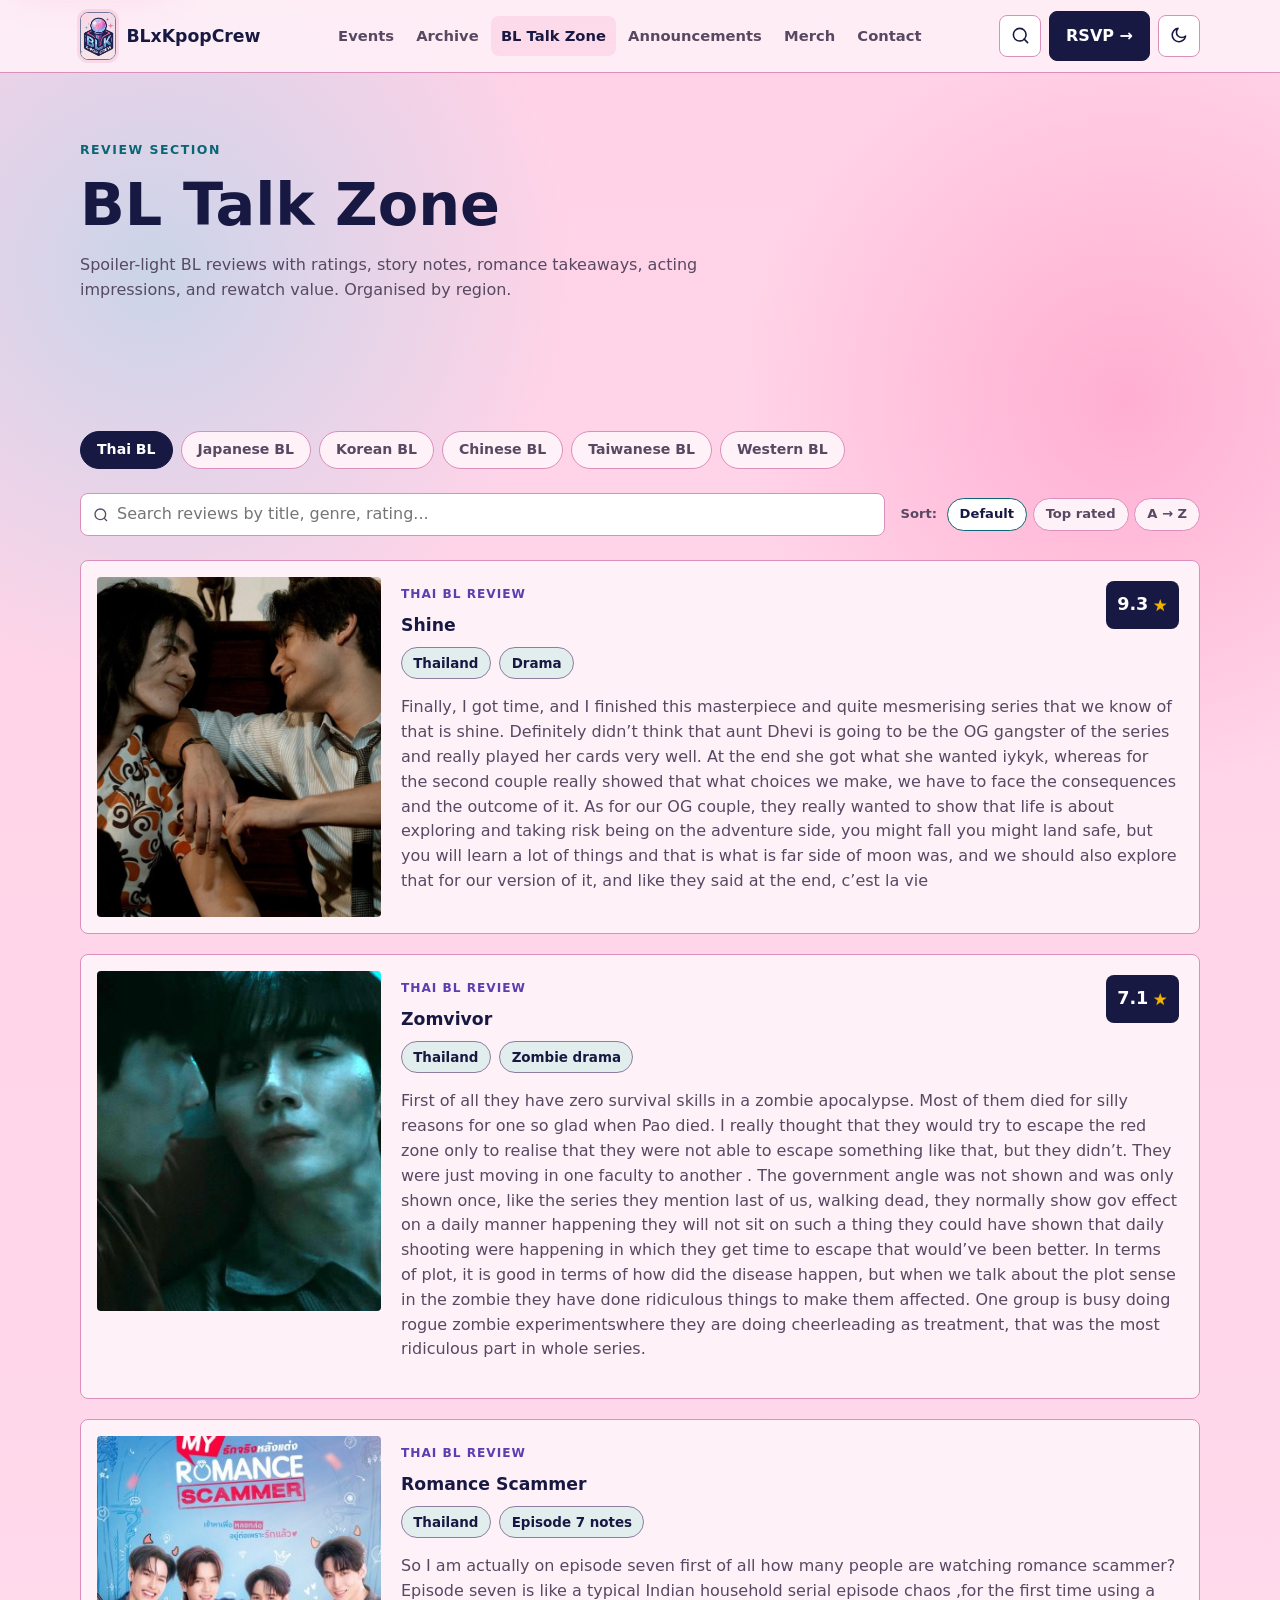
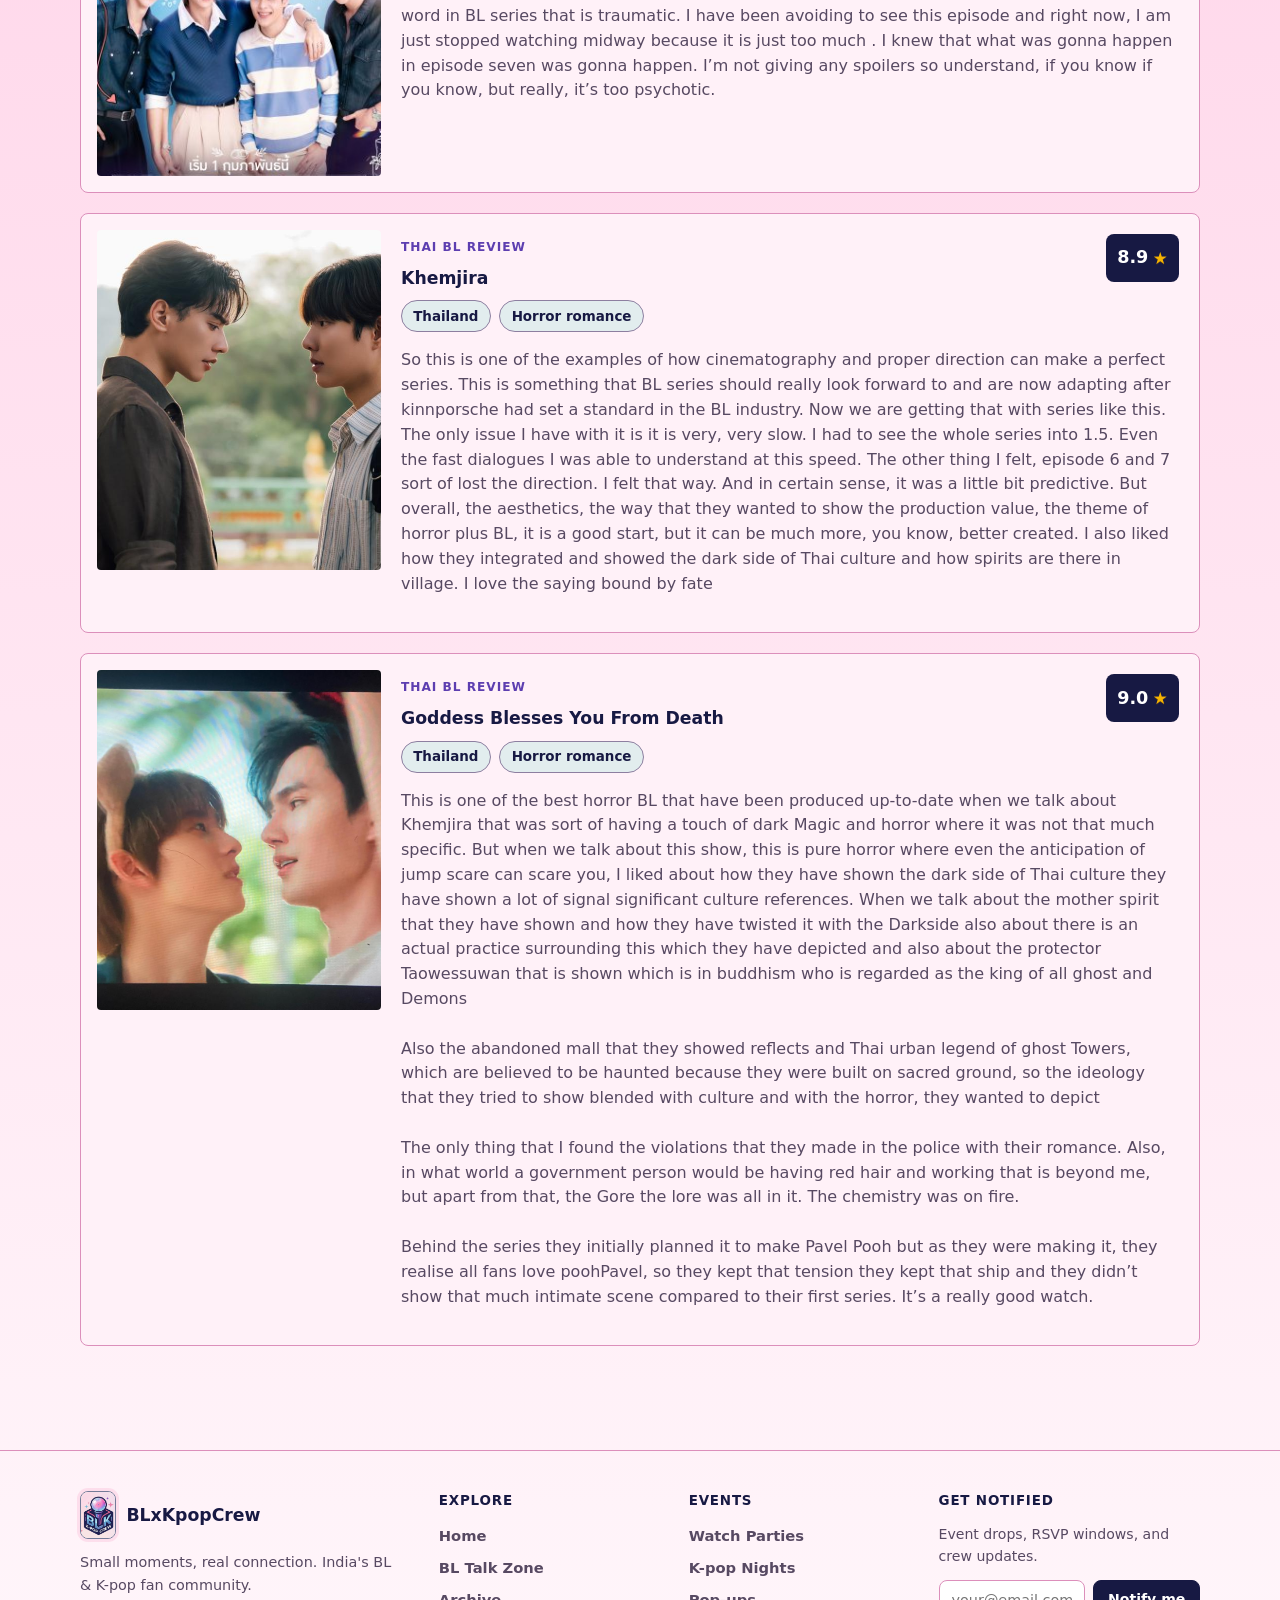
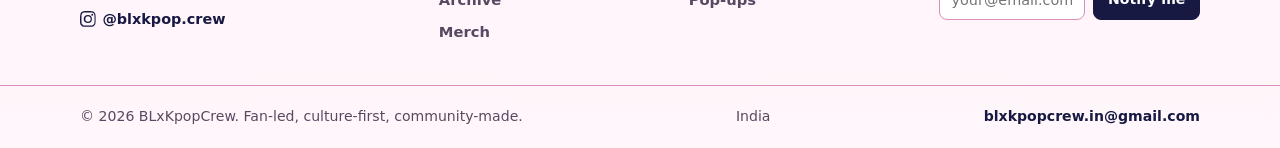
<file: talk-zone.html>
﻿<!DOCTYPE html>
<html lang="en">
<head>
  <meta charset="UTF-8" />
  <meta name="viewport" content="width=device-width, initial-scale=1" />
  <title>BL Talk Zone | BLxKpopCrew</title>
  <link rel="stylesheet" href="styles.css" />
</head>
<body>
  <a href="#main" class="skip-link">Skip to content</a>
  <header class="site-header">
    <div class="nav-wrap">
      <a class="brand" href="index.html#home"><img class="brand-logo" src="photos%20and%20videos/logo.jpg" alt="" width="498" height="689" /><span>BLxKpopCrew</span></a>
      <nav aria-label="Main navigation"><ul class="nav-links" id="nav-links"><li><a href="index.html#events">Events</a></li><li><a href="archive.html">Archive</a></li><li><a href="talk-zone.html" aria-current="page">BL Talk Zone</a></li><li><a href="announcements.html">Announcements</a></li><li><a href="merch-store.html">Merch</a></li><li><a href="index.html#contact">Contact</a></li></ul></nav>
      <div class="nav-actions">
        <button class="icon-btn" type="button" id="search-toggle" aria-label="Search site"><svg aria-hidden="true" width="19" height="19" viewBox="0 0 24 24" fill="none" stroke="currentColor" stroke-width="2"><circle cx="11" cy="11" r="8"></circle><path d="m21 21-4.35-4.35"></path></svg></button>
        <a href="rsvp.html" class="nav-cta btn">RSVP &rarr;</a>
        <button class="icon-btn" type="button" id="theme-toggle" aria-label="Switch to dark mode"><svg aria-hidden="true" width="19" height="19" viewBox="0 0 24 24" fill="none" stroke="currentColor" stroke-width="2"><path d="M20.99 12.62A8.5 8.5 0 1 1 11.38 3.01 6.5 6.5 0 0 0 20.99 12.62Z"></path></svg></button>
        <button class="icon-btn menu-toggle" type="button" id="menu-toggle" aria-label="Open menu" aria-controls="nav-links" aria-expanded="false"><svg aria-hidden="true" width="21" height="21" viewBox="0 0 24 24" fill="none" stroke="currentColor" stroke-width="2"><path d="M4 7h16M4 12h16M4 17h16"></path></svg></button>
      </div>
    </div>
  </header>

  <main id="main" class="page-shell">
    <section class="page-hero" aria-labelledby="talk-title">
      <p class="eyebrow">Review section</p>
      <h1 id="talk-title">BL Talk Zone</h1>
      <p class="hero-copy">Spoiler-light BL reviews with ratings, story notes, romance takeaways, acting impressions, and rewatch value. Organised by region.</p>
    </section>

    <section class="section-block" data-tab-root>
      <div class="filter-tabs" role="tablist">
        <button class="filter-tab is-active" data-tab="thai" role="tab" aria-selected="true">Thai BL</button>
        <button class="filter-tab" data-tab="japanese" role="tab" aria-selected="false">Japanese BL</button>
        <button class="filter-tab" data-tab="korean" role="tab" aria-selected="false">Korean BL</button>
        <button class="filter-tab" data-tab="chinese" role="tab" aria-selected="false">Chinese BL</button>
        <button class="filter-tab" data-tab="taiwanese" role="tab" aria-selected="false">Taiwanese BL</button>
        <button class="filter-tab" data-tab="western" role="tab" aria-selected="false">Western BL</button>
      </div>

      <div class="zone-controls">
        <div class="zone-search">
          <svg aria-hidden="true" width="16" height="16" viewBox="0 0 24 24" fill="none" stroke="currentColor" stroke-width="2"><circle cx="11" cy="11" r="8"></circle><path d="m21 21-4.35-4.35"></path></svg>
          <input type="search" id="zone-search-input" placeholder="Search reviews by title, genre, rating..." autocomplete="off" />
        </div>
        <div class="sort-btns" role="group" aria-label="Sort reviews">
          <span style="color:var(--muted);font-size:0.82rem;font-weight:700;padding:0 0.25rem">Sort:</span>
          <button class="sort-btn is-active" data-sort="default">Default</button>
          <button class="sort-btn" data-sort="rating">Top rated</button>
          <button class="sort-btn" data-sort="title">A &rarr; Z</button>
        </div>
      </div>

      <div class="tab-panel is-active" data-panel="thai">
        <div class="review-list">
          <article class="review-card">
            <figure class="review-media"><img loading="lazy" src="photos and videos/BL_TALK_ZONE/Shine.jpeg" alt="BLxKpopCrew cover artwork for Shine review" width="1600" height="1200" /></figure>
            <div class="review-content">
              <div class="review-title-row">
                <div>
                  <span class="tag">Thai BL review</span>
                  <h3>Shine</h3>
                  <div class="meta-row"><span class="pill">Thailand</span><span class="pill">Drama</span></div>
                </div>
                <span class="rating-badge">9.3</span>
              </div>
              <p class="review-writeup">Finally, I got time, and I finished this masterpiece and quite mesmerising series that we know of that is shine. Definitely didn&rsquo;t think that aunt Dhevi is going to be the OG gangster of the series and really played her cards very well. At the end she got what she wanted iykyk, whereas for the second couple really showed that what choices we make, we have to face the consequences and the outcome of it. As for our OG couple, they really wanted to show that life is about exploring and taking risk being on the adventure side, you might fall you might land safe, but you will learn a lot of things and that is what is far side of moon was, and we should also explore that for our version of it, and like they said at the end, c&rsquo;est la vie </p>
            </div>
          </article>
          <article class="review-card">
            <figure class="review-media"><img loading="lazy" src="photos and videos/BL_TALK_ZONE/Zomvivor.jpeg" alt="BLxKpopCrew cover artwork for Zomvivor review" width="1600" height="1200" /></figure>
            <div class="review-content">
              <div class="review-title-row">
                <div>
                  <span class="tag">Thai BL review</span>
                  <h3>Zomvivor</h3>
                  <div class="meta-row"><span class="pill">Thailand</span><span class="pill">Zombie drama</span></div>
                </div>
                <span class="rating-badge">7.1</span>
              </div>
              <p class="review-writeup">First of all they have zero survival skills in a zombie apocalypse. Most of them died for silly reasons for one so glad when Pao died. I really thought that they would try to escape the red zone only to realise that they were not able to escape something like that, but they didn&rsquo;t. They were just moving in one faculty to another . The government angle was not shown and was only shown once, like the series they mention last of us, walking dead, they normally show gov effect on a daily manner happening they will not sit on such a thing they could have shown that daily shooting were happening in which they get time to escape that would&rsquo;ve been better. In terms of plot, it is good in terms of how did the disease happen, but when we talk about the plot sense in the zombie they have done ridiculous things to make them affected. One group is busy doing rogue zombie experimentswhere they are doing cheerleading as treatment, that was the most ridiculous part in whole series.</p>
            </div>
          </article>
          <article class="review-card">
            <figure class="review-media"><img loading="lazy" src="photos and videos/BL_TALK_ZONE/Romance Scammer.jpg" alt="BLxKpopCrew cover artwork for Romance Scammer review" width="1600" height="1200" /></figure>
            <div class="review-content">
              <div class="review-title-row">
                <div>
                  <span class="tag">Thai BL review</span>
                  <h3>Romance Scammer</h3>
                  <div class="meta-row"><span class="pill">Thailand</span><span class="pill">Episode 7 notes</span></div>
                </div>
              </div>
              <p class="review-writeup">So I am actually on episode seven first of all how many people are watching romance scammer? Episode seven is like a typical Indian household serial episode chaos ,for the first time using a word in BL series that is traumatic. I have been avoiding to see this episode and right now, I am just stopped watching midway because it is just too much . I knew that what was gonna happen in episode seven was gonna happen. I&rsquo;m not giving any spoilers so understand, if you know if you know, but really, it&rsquo;s too psychotic.</p>
            </div>
          </article>
          <article class="review-card">
            <figure class="review-media"><img loading="lazy" src="photos and videos/BL_TALK_ZONE/Khemjira.jpeg" alt="BLxKpopCrew cover artwork for Khemjira review" width="1600" height="1200" /></figure>
            <div class="review-content">
              <div class="review-title-row">
                <div>
                  <span class="tag">Thai BL review</span>
                  <h3>Khemjira</h3>
                  <div class="meta-row"><span class="pill">Thailand</span><span class="pill">Horror romance</span></div>
                </div>
                <span class="rating-badge">8.9</span>
              </div>
              <p class="review-writeup">So this is one of the examples of how cinematography and proper direction can make a perfect series. This is something that BL series should really look forward to and are now adapting after kinnporsche had set a standard in the BL industry. Now we are getting that with series like this. The only issue I have with it is it is very, very slow. I had to see the whole series into 1.5. Even the fast dialogues I was able to understand at this speed. The other thing I felt, episode 6 and 7 sort of lost the direction. I felt that way. And in certain sense, it was a little bit predictive. But overall, the aesthetics, the way that they wanted to show the production value, the theme of horror plus BL, it is a good start, but it can be much more, you know, better created. I also liked how they integrated and showed the dark side of Thai culture and how spirits are there in village. I love the saying bound by fate</p>
            </div>
          </article>
          <article class="review-card">
            <figure class="review-media"><img loading="lazy" src="photos and videos/BL_TALK_ZONE/Goddess Blesses You From Death.jpeg" alt="BLxKpopCrew cover artwork for Goddess Blesses You From Death review" width="1600" height="1200" /></figure>
            <div class="review-content">
              <div class="review-title-row">
                <div>
                  <span class="tag">Thai BL review</span>
                  <h3>Goddess Blesses You From Death</h3>
                  <div class="meta-row"><span class="pill">Thailand</span><span class="pill">Horror romance</span></div>
                </div>
                <span class="rating-badge">9.0</span>
              </div>
              <p class="review-writeup">This is one of the best horror BL that have been produced up-to-date when we talk about Khemjira that was sort of having a touch of dark Magic and horror where it was not that much specific. But when we talk about this show, this is pure horror where even the anticipation of jump scare can scare you, I liked about how they have shown the dark side of Thai culture they have shown a lot of signal significant culture references. When we talk about the mother spirit that they have shown and how they have twisted it with the Darkside also about there is an actual practice surrounding this which they have depicted and also about the protector Taowessuwan that is shown which is in buddhism who is regarded as the king of all ghost and Demons <br />
<br />
Also the abandoned mall that they showed reflects and Thai urban legend of ghost Towers, which are believed to be haunted because they were built on sacred ground, so the ideology that they tried to show blended with culture and with the horror, they wanted to depict <br />
<br />
The only thing that I found the violations that they made in the police with their romance. Also, in what world a government person would be having red hair and working that is beyond me, but apart from that, the Gore the lore was all in it. The chemistry was on fire. <br />
<br />
Behind the series they initially planned it to make Pavel Pooh but as they were making it, they realise all fans love poohPavel, so they kept that tension they kept that ship and they didn&rsquo;t show that much intimate scene compared to their first series. It&rsquo;s a really good watch.</p>
            </div>
          </article>        </div>
      </div>

      <div class="tab-panel" data-panel="japanese">
        <div class="review-list">
          <article class="review-card">
            <figure class="review-media"><img loading="lazy" src="photos and videos/BL_TALK_ZONE/School Trip Joined a Group I Am Not Close To.jpeg" alt="BLxKpopCrew cover artwork for School Trip Joined a Group I Am Not Close To review" width="1600" height="1200" /></figure>
            <div class="review-content">
              <div class="review-title-row">
                <div>
                  <span class="tag">Japanese BL review</span>
                  <h3>School Trip Joined a Group I Am Not Close To</h3>
                  <div class="meta-row"><span class="pill">Japan</span><span class="pill">School drama</span></div>
                </div>
                <span class="rating-badge">8.9</span>
              </div>
              <p class="review-writeup">So this is one of the nostalgia Bl that you will find and it is quite realistic, I love the portrayal of the main characters of the group that were titled as the four godly men in the school and how their character developed. I also love that initially they were not friends, but as they got into the same classroom and people were linking them with this title, so they thought why not become friends, so that was quite nice . The acting was to the point, no unnecessary side plot like I hear the sunspot That was brilliant from all the parts so it&rsquo;s a nice soothing watch. It has a lot of aesthetic look to it, so do watch.</p>
            </div>
          </article>
          <article class="review-card">
            <figure class="review-media"><img loading="lazy" src="photos and videos/BL_TALK_ZONE/The Boyfriend Season Two.jpeg" alt="BLxKpopCrew cover artwork for The Boyfriend Season Two review" width="1600" height="1200" /></figure>
            <div class="review-content">
              <div class="review-title-row">
                <div>
                  <span class="tag">Japanese BL review</span>
                  <h3>The Boyfriend Season Two</h3>
                  <div class="meta-row"><span class="pill">Japan</span><span class="pill">Reality dating</span></div>
                </div>
                <span class="rating-badge">9.0</span>
              </div>
              <p class="review-writeup">Normally, when we talk about a series 2nd season is pinnacle in terms of whether the series would be renewed for another season. It&rsquo;s make or break situation for them and for this case, they have impressed everyone with the season, even though they had a lot of past situations with each other, they were love triangle situations as well similar to his man season three, but the one thing that I loved about is how they handled it, and moreover, the editing also show their bond and connection. The last episode specially hit emotionally, especially the letter and about how everyone has a different on coming out, like this really try to deliver that it&rsquo;s about connection rather than just pretentious behaviour in life. <br />
<br />
Although I am on the ghost ship of Taeheon and Hiroyuki I am happy for the three couples coming out of it. The series also showed not everyone came here for love they came to find themselves within just like the jackets they made.</p>
            </div>
          </article>        </div>
      </div>
      <div class="tab-panel" data-panel="korean">
        <div class="review-list">
          <article class="review-card">
            <figure class="review-media"><img loading="lazy" src="photos and videos/BL_TALK_ZONE/Soulmate.jpeg" alt="BLxKpopCrew cover artwork for Soulmate review" width="1600" height="1200" /></figure>
            <div class="review-content">
              <div class="review-title-row">
                <div>
                  <span class="tag">Korean BL review</span>
                  <h3>Soulmate</h3>
                  <div class="meta-row"><span class="pill">Korea</span><span class="pill">Reflective romance</span></div>
                </div>
                <span class="rating-badge">8.7</span>
              </div>
              <p class="review-writeup">When we think of Japanese BLs, we often expect a soft, heartwarming story filled with subtle emotions, cute moments, and perhaps a confession or kiss by the end.<br />
But Soulmate is different.<br />
At its core, this isn&#39;t just a story about boys&#39; love. It&#39;s a story about connection, destiny, and the way certain people unexpectedly enter our lives and slowly become irreplaceable. The series beautifully explores friendship, companionship, and the idea of finding someone who truly understands you.<br />
What stood out to me was the cinematography and storytelling. Every scene feels intentional, allowing emotions to linger rather than rushing from one plot point to another.<br />
<br />
That said, I did have one criticism. The series relies heavily on implications rather than clearly exploring the characters as a couple. While Episode 8 serves as a major turning point, I felt the story could have benefited from two additional episodes to further develop their relationship and explore their love more explicitly.<br />
The emotional depth is undeniably one of the show&#39;s strengths, but at times the narrative wanders into side stories that take focus away from the central relationship.<br />
Still, Soulmate is the kind of series you watch on a quiet afternoon with a cup of coffee and a few uninterrupted hours to yourself. It&#39;s gentle, reflective, and surprisingly moving.<br />
Have you watched Soulmate? What did you think?</p>
            </div>
          </article>
          <article class="review-card">
            <figure class="review-media"><img loading="lazy" src="photos and videos/BL_TALK_ZONE/Thundercloud Rainstorm.jpeg" alt="BLxKpopCrew cover artwork for Thundercloud Rainstorm review" width="1600" height="1200" /></figure>
            <div class="review-content">
              <div class="review-title-row">
                <div>
                  <span class="tag">Korean BL review</span>
                  <h3>Thundercloud Rainstorm</h3>
                  <div class="meta-row"><span class="pill">Korea</span><span class="pill">Psychological romance</span></div>
                </div>
                <span class="rating-badge">9.1</span>
              </div>
              <p class="review-writeup">This is one of the most interesting thirdly, executed BL I have seen after a while. Very few BL, I have seen that after re-watching or even revisiting a scene, you find a different outlook about that scene and this series is one of them the way that they have not only narrated the story but psychologically they have shown is quite impressive. The cinematography as well as the background aesthetics that they have tried to show the person of characters is also on point. I loved that this series was not about us discovering their love for each other, but it was about seo jeong giving us his perspective on iijo about how and what side of a fell in love with. The only thing that I would have loved was a little more back story than love connection that they had in their childhood. If that would have been explore, then it would better.</p>
            </div>
          </article>
          <article class="review-card">
            <figure class="review-media"><img loading="lazy" src="photos and videos/BL_TALK_ZONE/His Man Season Four.jpeg" alt="BLxKpopCrew cover artwork for His Man Season Four review" width="1600" height="1200" /></figure>
            <div class="review-content">
              <div class="review-title-row">
                <div>
                  <span class="tag">Korean BL review</span>
                  <h3>His Man Season Four</h3>
                  <div class="meta-row"><span class="pill">Korea</span><span class="pill">Reality dating</span></div>
                </div>
                <span class="rating-badge">7.1</span>
              </div>
              <p class="review-writeup">This season was outright better than season three which was a disaster, but compare to this. I feel the first half of this season was a disaster and second half was something that you could recollect as a proper his man episode. In the beginning, people were really confused. There was no need for elimination. It was pretty clear that they had bought that element just to fulfil the contractual need of the people because of the controversies that had happened in the previous shoot for this season, so that&rsquo;s why they bought the elimination as an element. So just show them on screen and then remove them quite early, because after that, it didn&rsquo;t happen. because of this, I felt like JAEHA and HYEONG. Their relationship was like highlighted in it and MINSEONG triangle was quite toxic, it was obvious that they were the first the couple to be made from the shoot and they broke up after the series so now they just trying to save face so to avoid any outrage One of the disadvantage that the new members had was that because of the reshoot, people already knew each other and they were already prepared as to how they should make the advances in a way some couples were already formed, but just for formality, they didn&rsquo;t sort off made themselves concrete in terms of their relationship that was kind of hurtful for the new cast Some of the basic elements were also removed like the iconic call phone booth. Then the rotation of rooms also in the initial episodes. The focus on love and dates were reduced us due to the tension that it was having, but when we come to the second half, it was sort of them trying to get hold of themselves in this season. I really didn&rsquo;t like that, they dramatised the raw emotions that we see in a dating show, but the thing that improved was at the end, they were given the option to choose themselves in the final vote, so that was something quite Respectful from their side. Second thing that they let them be in the second half of the season. So I feel that they should really reverse it on how they should go forward. They should expand the number of days and they should really screen better cast.</p>
            </div>
          </article>        </div>
      </div>
      <div class="tab-panel" data-panel="chinese">
        <div class="section-band" style="padding:2.5rem;text-align:center">
          <p class="eyebrow">No reviews yet</p>
          <h3>Chinese BL Reviews</h3>
          <p style="color:var(--muted);margin:.5rem 0 0">Only real submitted reviews are shown here.</p>
        </div>
      </div>
      <div class="tab-panel" data-panel="taiwanese">
        <div class="section-band" style="padding:2.5rem;text-align:center">
          <p class="eyebrow">No reviews yet</p>
          <h3>Taiwanese BL Reviews</h3>
          <p style="color:var(--muted);margin:.5rem 0 0">Only real submitted reviews are shown here.</p>
        </div>
      </div>
      <div class="tab-panel" data-panel="western">
        <div class="review-list">
          <article class="review-card">
            <figure class="review-media"><img loading="lazy" src="photos and videos/BL_TALK_ZONE/Heated Rivalry.jpeg" alt="BLxKpopCrew cover artwork for Heated Rivalry review" width="1600" height="1200" /></figure>
            <div class="review-content">
              <div class="review-title-row">
                <div>
                  <span class="tag">Western BL review</span>
                  <h3>Heated Rivalry</h3>
                  <div class="meta-row"><span class="pill">West</span><span class="pill">Sports romance</span></div>
                </div>
                <span class="rating-badge">8.1</span>
              </div>
              <p class="review-writeup">Since we binge and watch BL content quite often, so our perspective is towards that angle but since very rarely we get series coming from West towards BL content so it&rsquo;s a very beautiful attempt after Royal red, white and blue. I think that should have improved on was the time jumps that they were doing ,it was too much too fast due to which I felt like they were lacking the dots to connect them perfectly. Like the fourth episode in which they showed the story of Scott Hunter after that, they didn&rsquo;t show what exactly happened, there was some unexplained things that you just try to puzzle it out together, but which should have been told. The best episodes that I feel conveyed the story, the emotion were episodes five and six. The first four episodes felt like I was re-watching the movie Anora which is not a compliment. The ending scene was very abrupt if they were not getting renewed for another series, then it would have been a very weird ending. Overall could be better</p>
            </div>
          </article>        </div>
      </div>    </section>
  </main>

  <footer class="site-footer footer-full">
    <div class="footer-grid page-shell">
      <div><a class="brand footer-brand-link" href="index.html"><img class="brand-logo" src="photos%20and%20videos/logo.jpg" alt="" width="498" height="689" /><span>BLxKpopCrew</span></a><p class="footer-tagline">Small moments, real connection. India's BL &amp; K-pop fan community.</p><a class="footer-ig" href="https://www.instagram.com/blxkpop.crew/" target="_blank" rel="noopener"><svg aria-hidden="true" width="16" height="16" viewBox="0 0 16 16" fill="currentColor"><path d="M8 0C5.83 0 5.56.01 4.71.05 3.86.09 3.28.22 2.77.42a3.6 3.6 0 0 0-1.3.85 3.6 3.6 0 0 0-.85 1.3c-.2.51-.33 1.09-.37 1.94C.01 5.56 0 5.83 0 8s.01 2.44.05 3.29c.04.85.17 1.43.37 1.94.21.53.49.98.85 1.3.36.36.77.64 1.3.85.51.2 1.09.33 1.94.37.85.04 1.12.05 3.29.05s2.44-.01 3.29-.05c.85-.04 1.43-.17 1.94-.37.53-.21.98-.49 1.3-.85.36-.36.64-.77.85-1.3.2-.51.33-1.09.37-1.94.04-.85.05-1.12.05-3.29s-.01-2.44-.05-3.29c-.04-.85-.17-1.43-.37-1.94a3.6 3.6 0 0 0-.85-1.3 3.6 3.6 0 0 0-1.3-.85c-.51-.2-1.09-.33-1.94-.37C10.44.01 10.17 0 8 0Zm0 1.44c2.13 0 2.38.01 3.22.05.78.04 1.2.17 1.48.28.37.14.63.31.91.59.28.28.45.54.59.91.11.28.24.7.28 1.48.04.84.05 1.09.05 3.22s-.01 2.38-.05 3.22c-.04.78-.17 1.2-.28 1.48-.14.37-.31.63-.59.91-.28.28-.54.45-.91.59-.28.11-.7.24-1.48.28-.84.04-1.09.05-3.22.05s-2.38-.01-3.22-.05c-.78-.04-1.2-.17-1.48-.28a2.15 2.15 0 0 1-.91-.59 2.15 2.15 0 0 1-.59-.91c-.11-.28-.24-.7-.28-1.48-.04-.84-.05-1.09-.05-3.22s.01-2.38.05-3.22c.04-.78.17-1.2.28-1.48.14-.37.31-.63.59-.91.28-.28.54-.45.91-.59.28-.11.7-.24 1.48-.28.84-.04 1.09-.05 3.22-.05Z"/><path d="M8 3.89A4.11 4.11 0 1 0 8 12.1 4.11 4.11 0 0 0 8 3.89Zm0 6.78A2.67 2.67 0 1 1 8 5.33a2.67 2.67 0 0 1 0 5.34Zm5.23-6.94a.96.96 0 1 1-1.92 0 .96.96 0 0 1 1.92 0Z"/></svg> @blxkpop.crew</a></div>
      <div><h4 class="footer-col-head">Explore</h4><ul class="footer-links-col"><li><a href="index.html">Home</a></li><li><a href="talk-zone.html">BL Talk Zone</a></li><li><a href="archive.html">Archive</a></li><li><a href="merch-store.html">Merch</a></li></ul></div>
      <div><h4 class="footer-col-head">Events</h4><ul class="footer-links-col"><li><a href="watch-parties.html">Watch Parties</a></li><li><a href="kpop-crossover-nights.html">K-pop Nights</a></li><li><a href="popups-partnerships.html">Pop-ups</a></li></ul></div>
      <div><h4 class="footer-col-head">Get notified</h4><p class="footer-notify-desc">Event drops, RSVP windows, and crew updates.</p><form class="notify-form" id="footer-notify-form" action="https://formspree.io/f/xwvjvwqo" method="POST"><div class="notify-row"><input type="email" name="email" placeholder="your@email.com" aria-label="Email for event notifications" required /><button class="btn" type="submit">Notify me</button></div><p class="form-status" id="footer-notify-status" role="status" aria-live="polite"></p></form></div>
    </div>
    <div class="footer-bottom"><div class="footer-bottom-inner page-shell"><span>&copy; 2026 BLxKpopCrew. Fan-led, culture-first, community-made.</span><span>India</span><a href="mailto:blxkpopcrew.in@gmail.com">blxkpopcrew.in@gmail.com</a></div></div>
  </footer>

  <div class="search-overlay" id="search-overlay" role="dialog" aria-label="Search" aria-modal="true" hidden>
    <div class="search-overlay__inner">
      <div class="search-bar">
        <svg aria-hidden="true" width="20" height="20" viewBox="0 0 24 24" fill="none" stroke="currentColor" stroke-width="2"><circle cx="11" cy="11" r="8"></circle><path d="m21 21-4.35-4.35"></path></svg>
        <input type="search" id="search-input" placeholder="Search events, reviews, archive..." autocomplete="off" />
        <button class="icon-btn" type="button" id="search-close" aria-label="Close search"><svg aria-hidden="true" width="19" height="19" viewBox="0 0 24 24" fill="none" stroke="currentColor" stroke-width="2"><path d="M18 6 6 18M6 6l12 12"></path></svg></button>
      </div>
      <div class="search-results" id="search-results" role="list"></div>
    </div>
  </div>

  <script src="script.js?v=theme-icons"></script>
</body>
</html>
</file>
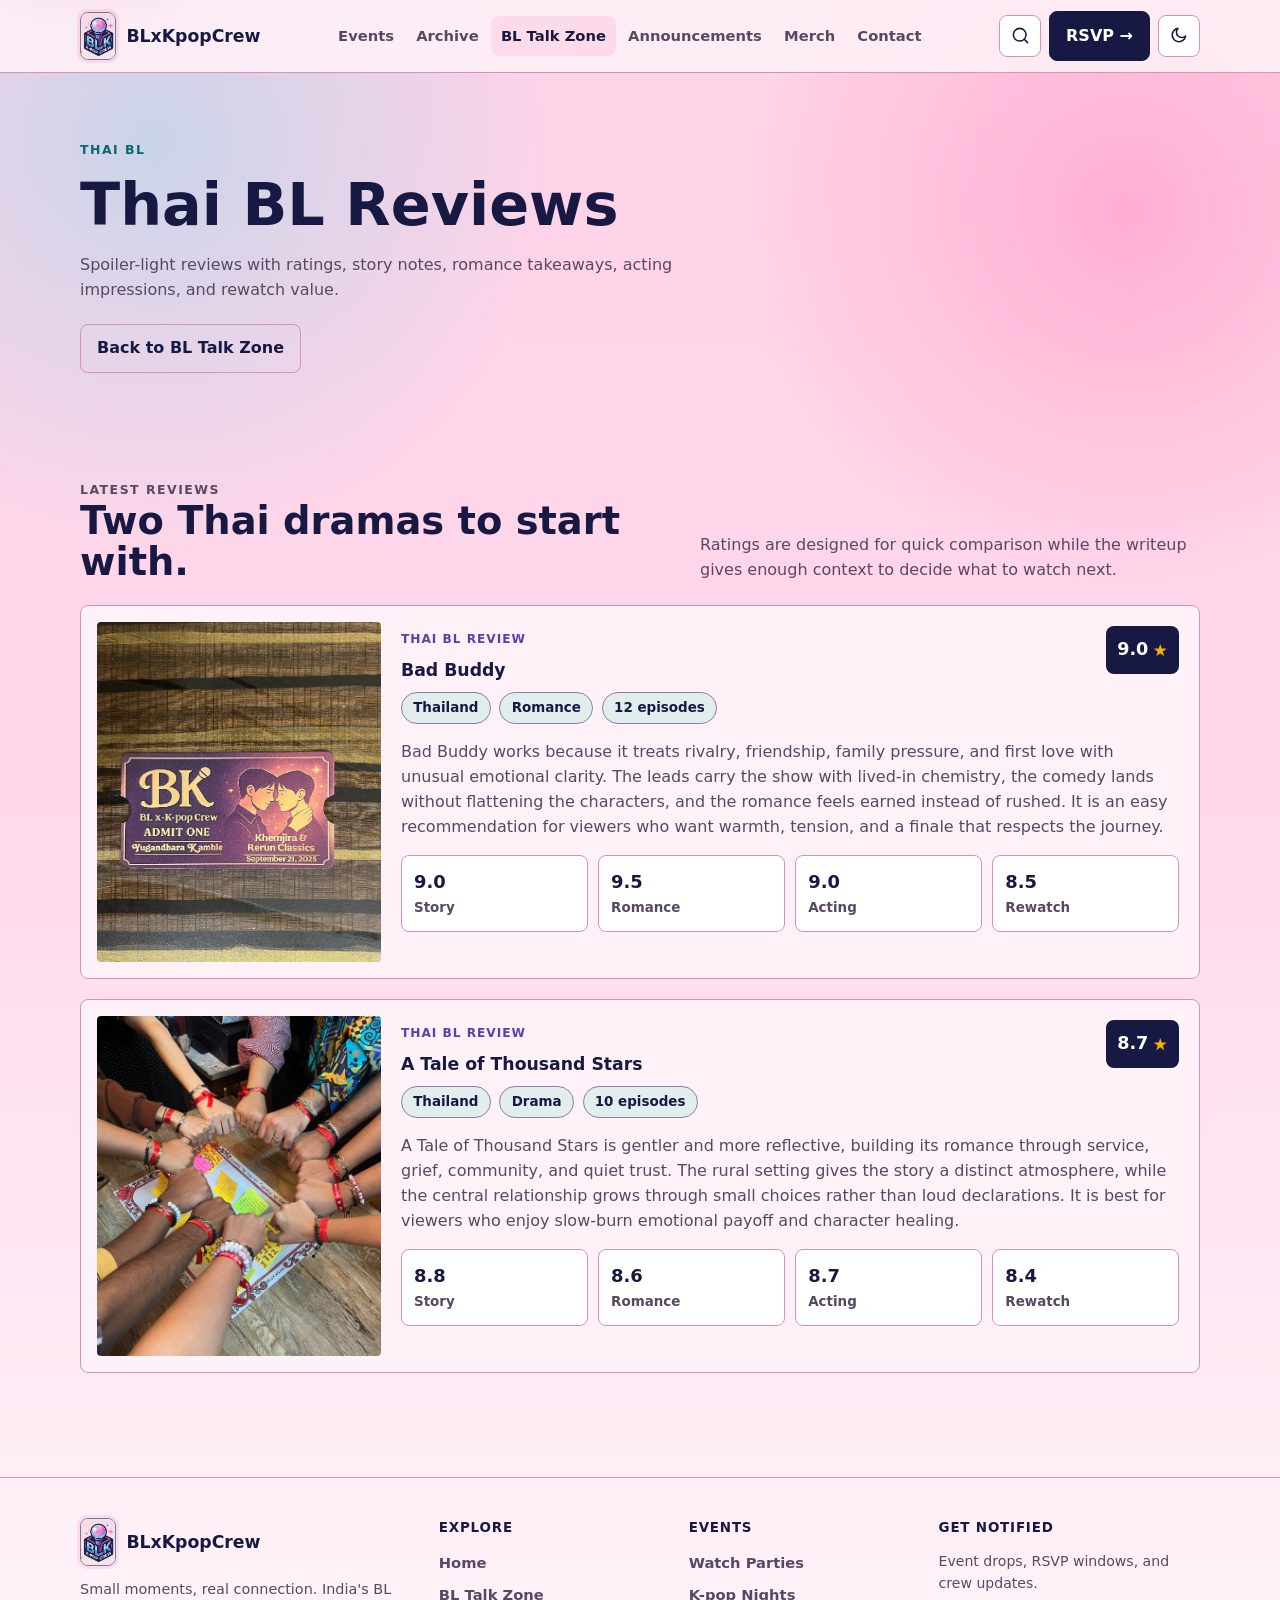
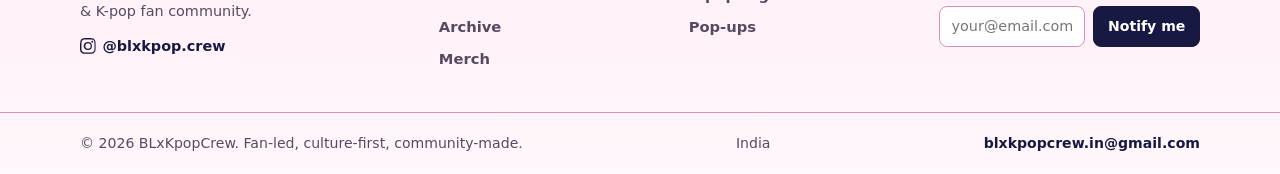
<file: thai-bl-reviews.html>
<!DOCTYPE html>
<html lang="en">
<head>
  <meta charset="UTF-8" />
  <meta name="viewport" content="width=device-width, initial-scale=1" />
  <title>Thai BL Reviews | BLxKpopCrew</title>
  <link rel="stylesheet" href="styles.css" />
</head>
<body>
  <a href="#main" class="skip-link">Skip to content</a>
  <header class="site-header">
    <div class="nav-wrap">
      <a class="brand" href="index.html#home"><img class="brand-logo" src="photos%20and%20videos/logo.jpg" alt="" width="498" height="689" /><span>BLxKpopCrew</span></a>
      <nav aria-label="Main navigation"><ul class="nav-links" id="nav-links"><li><a href="index.html#events">Events</a></li><li><a href="archive.html">Archive</a></li><li><a href="talk-zone.html" aria-current="page">BL Talk Zone</a></li><li><a href="announcements.html">Announcements</a></li><li><a href="merch-store.html">Merch</a></li><li><a href="index.html#contact">Contact</a></li></ul></nav>
      <div class="nav-actions"><button class="icon-btn" type="button" id="search-toggle" aria-label="Search site"><svg aria-hidden="true" width="19" height="19" viewBox="0 0 24 24" fill="none" stroke="currentColor" stroke-width="2"><circle cx="11" cy="11" r="8"></circle><path d="m21 21-4.35-4.35"></path></svg></button><a href="rsvp.html" class="nav-cta btn">RSVP →</a><button class="icon-btn" type="button" id="theme-toggle" aria-label="Switch to dark mode"><svg aria-hidden="true" width="19" height="19" viewBox="0 0 24 24" fill="none" stroke="currentColor" stroke-width="2"><path d="M20.99 12.62A8.5 8.5 0 1 1 11.38 3.01 6.5 6.5 0 0 0 20.99 12.62Z"></path></svg></button><button class="icon-btn menu-toggle" type="button" id="menu-toggle" aria-label="Open menu" aria-controls="nav-links" aria-expanded="false"><svg aria-hidden="true" width="21" height="21" viewBox="0 0 24 24" fill="none" stroke="currentColor" stroke-width="2"><path d="M4 7h16M4 12h16M4 17h16"></path></svg></button></div>
    </div>
  </header>
  <main id="main" class="page-shell">
    <section class="page-hero" aria-labelledby="thai-title">
      <p class="eyebrow">Thai BL</p>
      <h1 id="thai-title">Thai BL Reviews</h1>
      <p class="hero-copy">Spoiler-light reviews with ratings, story notes, romance takeaways, acting impressions, and rewatch value.</p>
      <div class="button-row"><a class="btn secondary" href="talk-zone.html">Back to BL Talk Zone</a></div>
    </section>

    <section class="section-block" aria-labelledby="latest-thai-title">
      <div class="section-head">
        <div>
          <p class="eyebrow">Latest reviews</p>
          <h2 id="latest-thai-title">Two Thai dramas to start with.</h2>
        </div>
        <p>Ratings are designed for quick comparison while the writeup gives enough context to decide what to watch next.</p>
      </div>

      <div class="review-list">
        <article class="review-card">
          <figure class="review-media">
            <img loading="lazy" src="photos%20and%20videos/1000172854.jpg" alt="Purple BLxKpopCrew ticket used as cover artwork for a Thai BL review" width="1600" height="1200" />
          </figure>
          <div class="review-content">
            <div class="review-title-row">
              <div>
                <span class="tag">Thai BL review</span>
                <h3>Bad Buddy</h3>
                <div class="meta-row"><span class="pill">Thailand</span><span class="pill">Romance</span><span class="pill">12 episodes</span></div>
              </div>
              <span class="rating-badge">9.0</span>
            </div>
            <p class="review-writeup">Bad Buddy works because it treats rivalry, friendship, family pressure, and first love with unusual emotional clarity. The leads carry the show with lived-in chemistry, the comedy lands without flattening the characters, and the romance feels earned instead of rushed. It is an easy recommendation for viewers who want warmth, tension, and a finale that respects the journey.</p>
            <div class="score-grid" aria-label="Bad Buddy review scores">
              <div class="score-item"><strong>9.0</strong><span>Story</span></div>
              <div class="score-item"><strong>9.5</strong><span>Romance</span></div>
              <div class="score-item"><strong>9.0</strong><span>Acting</span></div>
              <div class="score-item"><strong>8.5</strong><span>Rewatch</span></div>
            </div>
          </div>
        </article>

        <article class="review-card">
          <figure class="review-media">
            <img loading="lazy" src="photos%20and%20videos/1000172856.jpg" alt="BLxKpopCrew meetup photo used as cover artwork for a Thai BL review" width="1200" height="1600" />
          </figure>
          <div class="review-content">
            <div class="review-title-row">
              <div>
                <span class="tag">Thai BL review</span>
                <h3>A Tale of Thousand Stars</h3>
                <div class="meta-row"><span class="pill">Thailand</span><span class="pill">Drama</span><span class="pill">10 episodes</span></div>
              </div>
              <span class="rating-badge">8.7</span>
            </div>
            <p class="review-writeup">A Tale of Thousand Stars is gentler and more reflective, building its romance through service, grief, community, and quiet trust. The rural setting gives the story a distinct atmosphere, while the central relationship grows through small choices rather than loud declarations. It is best for viewers who enjoy slow-burn emotional payoff and character healing.</p>
            <div class="score-grid" aria-label="A Tale of Thousand Stars review scores">
              <div class="score-item"><strong>8.8</strong><span>Story</span></div>
              <div class="score-item"><strong>8.6</strong><span>Romance</span></div>
              <div class="score-item"><strong>8.7</strong><span>Acting</span></div>
              <div class="score-item"><strong>8.4</strong><span>Rewatch</span></div>
            </div>
          </div>
        </article>
      </div>
    </section>
  </main>
  <footer class="site-footer footer-full">
    <div class="footer-grid page-shell">
      <div><a class="brand footer-brand-link" href="index.html"><img class="brand-logo" src="photos%20and%20videos/logo.jpg" alt="" width="498" height="689" /><span>BLxKpopCrew</span></a><p class="footer-tagline">Small moments, real connection. India's BL &amp; K-pop fan community.</p><a class="footer-ig" href="https://www.instagram.com/blxkpop.crew/" target="_blank" rel="noopener"><svg aria-hidden="true" width="16" height="16" viewBox="0 0 16 16" fill="currentColor"><path d="M8 0C5.83 0 5.56.01 4.71.05 3.86.09 3.28.22 2.77.42a3.6 3.6 0 0 0-1.3.85 3.6 3.6 0 0 0-.85 1.3c-.2.51-.33 1.09-.37 1.94C.01 5.56 0 5.83 0 8s.01 2.44.05 3.29c.04.85.17 1.43.37 1.94.21.53.49.98.85 1.3.36.36.77.64 1.3.85.51.2 1.09.33 1.94.37.85.04 1.12.05 3.29.05s2.44-.01 3.29-.05c.85-.04 1.43-.17 1.94-.37.53-.21.98-.49 1.3-.85.36-.36.64-.77.85-1.3.2-.51.33-1.09.37-1.94.04-.85.05-1.12.05-3.29s-.01-2.44-.05-3.29c-.04-.85-.17-1.43-.37-1.94a3.6 3.6 0 0 0-.85-1.3 3.6 3.6 0 0 0-1.3-.85c-.51-.2-1.09-.33-1.94-.37C10.44.01 10.17 0 8 0Zm0 1.44c2.13 0 2.38.01 3.22.05.78.04 1.2.17 1.48.28.37.14.63.31.91.59.28.28.45.54.59.91.11.28.24.7.28 1.48.04.84.05 1.09.05 3.22s-.01 2.38-.05 3.22c-.04.78-.17 1.2-.28 1.48-.14.37-.31.63-.59.91-.28.28-.54.45-.91.59-.28.11-.7.24-1.48.28-.84.04-1.09.05-3.22.05s-2.38-.01-3.22-.05c-.78-.04-1.2-.17-1.48-.28a2.15 2.15 0 0 1-.91-.59 2.15 2.15 0 0 1-.59-.91c-.11-.28-.24-.7-.28-1.48-.04-.84-.05-1.09-.05-3.22s.01-2.38.05-3.22c.04-.78.17-1.2.28-1.48.14-.37.31-.63.59-.91.28-.28.54-.45.91-.59.28-.11.7-.24 1.48-.28.84-.04 1.09-.05 3.22-.05Z"/><path d="M8 3.89A4.11 4.11 0 1 0 8 12.1 4.11 4.11 0 0 0 8 3.89Zm0 6.78A2.67 2.67 0 1 1 8 5.33a2.67 2.67 0 0 1 0 5.34Zm5.23-6.94a.96.96 0 1 1-1.92 0 .96.96 0 0 1 1.92 0Z"/></svg> @blxkpop.crew</a></div>
      <div><h4 class="footer-col-head">Explore</h4><ul class="footer-links-col"><li><a href="index.html">Home</a></li><li><a href="talk-zone.html">BL Talk Zone</a></li><li><a href="archive.html">Archive</a></li><li><a href="merch-store.html">Merch</a></li></ul></div>
      <div><h4 class="footer-col-head">Events</h4><ul class="footer-links-col"><li><a href="watch-parties.html">Watch Parties</a></li><li><a href="kpop-crossover-nights.html">K-pop Nights</a></li><li><a href="popups-partnerships.html">Pop-ups</a></li></ul></div>
      <div><h4 class="footer-col-head">Get notified</h4><p class="footer-notify-desc">Event drops, RSVP windows, and crew updates.</p><form class="notify-form" id="footer-notify-form" action="https://formspree.io/f/xwvjvwqo" method="POST"><div class="notify-row"><input type="email" name="email" placeholder="your@email.com" aria-label="Email for event notifications" required /><button class="btn" type="submit">Notify me</button></div><p class="form-status" id="footer-notify-status" role="status" aria-live="polite"></p></form></div>
    </div>
    <div class="footer-bottom"><div class="footer-bottom-inner page-shell"><span>© 2026 BLxKpopCrew. Fan-led, culture-first, community-made.</span><span>India</span><a href="mailto:blxkpopcrew.in@gmail.com">blxkpopcrew.in@gmail.com</a></div></div>
  </footer>

  <div class="search-overlay" id="search-overlay" role="dialog" aria-label="Search" aria-modal="true" hidden>
    <div class="search-overlay__inner">
      <div class="search-bar">
        <svg aria-hidden="true" width="20" height="20" viewBox="0 0 24 24" fill="none" stroke="currentColor" stroke-width="2"><circle cx="11" cy="11" r="8"></circle><path d="m21 21-4.35-4.35"></path></svg>
        <input type="search" id="search-input" placeholder="Search events, reviews, archive..." autocomplete="off" />
        <button class="icon-btn" type="button" id="search-close" aria-label="Close search"><svg aria-hidden="true" width="19" height="19" viewBox="0 0 24 24" fill="none" stroke="currentColor" stroke-width="2"><path d="M18 6 6 18M6 6l12 12"></path></svg></button>
      </div>
      <div class="search-results" id="search-results" role="list"></div>
    </div>
  </div>

  <script src="script.js?v=theme-icons"></script>
</body>
</html>
</file>
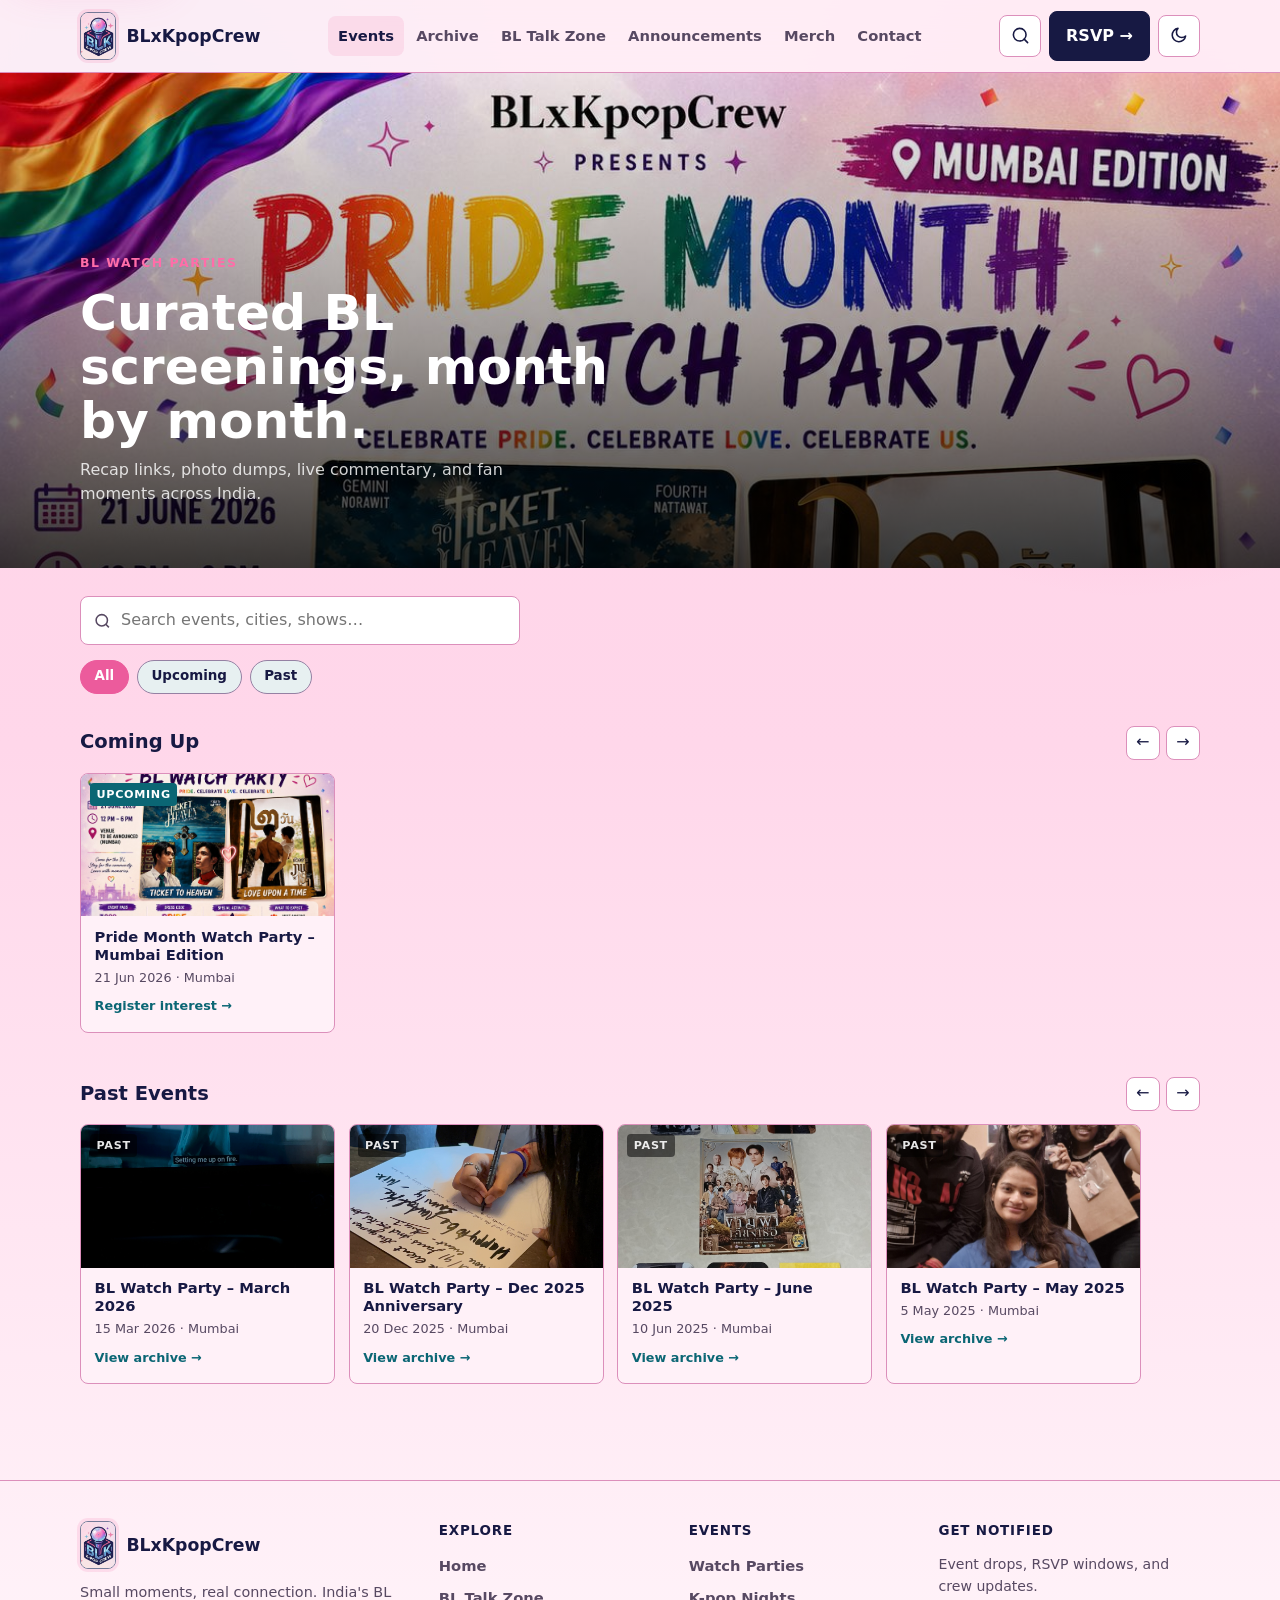
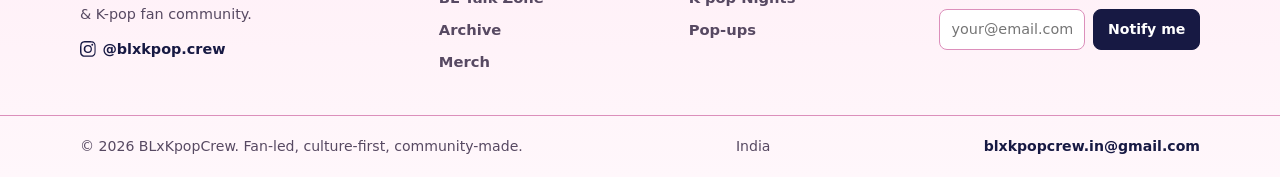
<file: watch-parties.html>
<!DOCTYPE html>
<html lang="en">
<head><meta charset="UTF-8" /><meta name="viewport" content="width=device-width, initial-scale=1" /><title>BL Watch Parties | BLxKpopCrew</title><link rel="stylesheet" href="styles.css" /></head>
<body>
  <a href="#main" class="skip-link">Skip to content</a>
  <header class="site-header"><div class="nav-wrap"><a class="brand" href="index.html#home"><img class="brand-logo" src="photos%20and%20videos/logo.jpg" alt="" width="498" height="689" /><span>BLxKpopCrew</span></a><nav aria-label="Main navigation"><ul class="nav-links" id="nav-links"><li><a href="index.html#events" aria-current="page">Events</a></li><li><a href="archive.html">Archive</a></li><li><a href="talk-zone.html">BL Talk Zone</a></li><li><a href="announcements.html">Announcements</a></li><li><a href="merch-store.html">Merch</a></li><li><a href="index.html#contact">Contact</a></li></ul></nav><div class="nav-actions"><button class="icon-btn" type="button" id="search-toggle" aria-label="Search site"><svg aria-hidden="true" width="19" height="19" viewBox="0 0 24 24" fill="none" stroke="currentColor" stroke-width="2"><circle cx="11" cy="11" r="8"></circle><path d="m21 21-4.35-4.35"></path></svg></button><a href="rsvp.html" class="nav-cta btn">RSVP →</a><button class="icon-btn" type="button" id="theme-toggle" aria-label="Switch to dark mode"><svg aria-hidden="true" width="19" height="19" viewBox="0 0 24 24" fill="none" stroke="currentColor" stroke-width="2"><path d="M20.99 12.62A8.5 8.5 0 1 1 11.38 3.01 6.5 6.5 0 0 0 20.99 12.62Z"></path></svg></button><button class="icon-btn menu-toggle" type="button" id="menu-toggle" aria-label="Open menu" aria-controls="nav-links" aria-expanded="false"><svg aria-hidden="true" width="21" height="21" viewBox="0 0 24 24" fill="none" stroke="currentColor" stroke-width="2"><path d="M4 7h16M4 12h16M4 17h16"></path></svg></button></div></div></header>
  <main id="main">
    <div class="wp-hero" id="wp-hero"></div>
    <div class="page-shell">
      <div class="wp-controls">
        <div class="wp-search-wrap">
          <svg aria-hidden="true" width="17" height="17" viewBox="0 0 24 24" fill="none" stroke="currentColor" stroke-width="2.2"><circle cx="11" cy="11" r="8"></circle><path d="M21 21l-4.35-4.35"></path></svg>
          <input type="search" id="wp-search" class="wp-search-input" placeholder="Search events, cities, shows…" aria-label="Search watch parties" />
        </div>
        <div class="wp-chips" id="wp-chips" role="group" aria-label="Filter events"></div>
      </div>
      <div id="wp-rows"></div>
      <p class="wp-empty" id="wp-empty" hidden>No events match your search.</p>
    </div>
  </main>
  <footer class="site-footer footer-full">
    <div class="footer-grid page-shell">
      <div><a class="brand footer-brand-link" href="index.html"><img class="brand-logo" src="photos%20and%20videos/logo.jpg" alt="" width="498" height="689" /><span>BLxKpopCrew</span></a><p class="footer-tagline">Small moments, real connection. India's BL &amp; K-pop fan community.</p><a class="footer-ig" href="https://www.instagram.com/blxkpop.crew/" target="_blank" rel="noopener"><svg aria-hidden="true" width="16" height="16" viewBox="0 0 16 16" fill="currentColor"><path d="M8 0C5.83 0 5.56.01 4.71.05 3.86.09 3.28.22 2.77.42a3.6 3.6 0 0 0-1.3.85 3.6 3.6 0 0 0-.85 1.3c-.2.51-.33 1.09-.37 1.94C.01 5.56 0 5.83 0 8s.01 2.44.05 3.29c.04.85.17 1.43.37 1.94.21.53.49.98.85 1.3.36.36.77.64 1.3.85.51.2 1.09.33 1.94.37.85.04 1.12.05 3.29.05s2.44-.01 3.29-.05c.85-.04 1.43-.17 1.94-.37.53-.21.98-.49 1.3-.85.36-.36.64-.77.85-1.3.2-.51.33-1.09.37-1.94.04-.85.05-1.12.05-3.29s-.01-2.44-.05-3.29c-.04-.85-.17-1.43-.37-1.94a3.6 3.6 0 0 0-.85-1.3 3.6 3.6 0 0 0-1.3-.85c-.51-.2-1.09-.33-1.94-.37C10.44.01 10.17 0 8 0Zm0 1.44c2.13 0 2.38.01 3.22.05.78.04 1.2.17 1.48.28.37.14.63.31.91.59.28.28.45.54.59.91.11.28.24.7.28 1.48.04.84.05 1.09.05 3.22s-.01 2.38-.05 3.22c-.04.78-.17 1.2-.28 1.48-.14.37-.31.63-.59.91-.28.28-.54.45-.91.59-.28.11-.7.24-1.48.28-.84.04-1.09.05-3.22.05s-2.38-.01-3.22-.05c-.78-.04-1.2-.17-1.48-.28a2.15 2.15 0 0 1-.91-.59 2.15 2.15 0 0 1-.59-.91c-.11-.28-.24-.7-.28-1.48-.04-.84-.05-1.09-.05-3.22s.01-2.38.05-3.22c.04-.78.17-1.2.28-1.48.14-.37.31-.63.59-.91.28-.28.54-.45.91-.59.28-.11.7-.24 1.48-.28.84-.04 1.09-.05 3.22-.05Z"/><path d="M8 3.89A4.11 4.11 0 1 0 8 12.1 4.11 4.11 0 0 0 8 3.89Zm0 6.78A2.67 2.67 0 1 1 8 5.33a2.67 2.67 0 0 1 0 5.34Zm5.23-6.94a.96.96 0 1 1-1.92 0 .96.96 0 0 1 1.92 0Z"/></svg> @blxkpop.crew</a></div>
      <div><h4 class="footer-col-head">Explore</h4><ul class="footer-links-col"><li><a href="index.html">Home</a></li><li><a href="talk-zone.html">BL Talk Zone</a></li><li><a href="archive.html">Archive</a></li><li><a href="merch-store.html">Merch</a></li></ul></div>
      <div><h4 class="footer-col-head">Events</h4><ul class="footer-links-col"><li><a href="watch-parties.html">Watch Parties</a></li><li><a href="kpop-crossover-nights.html">K-pop Nights</a></li><li><a href="popups-partnerships.html">Pop-ups</a></li></ul></div>
      <div><h4 class="footer-col-head">Get notified</h4><p class="footer-notify-desc">Event drops, RSVP windows, and crew updates.</p><form class="notify-form" id="footer-notify-form" action="https://formspree.io/f/xwvjvwqo" method="POST"><div class="notify-row"><input type="email" name="email" placeholder="your@email.com" aria-label="Email for event notifications" required /><button class="btn" type="submit">Notify me</button></div><p class="form-status" id="footer-notify-status" role="status" aria-live="polite"></p></form></div>
    </div>
    <div class="footer-bottom"><div class="footer-bottom-inner page-shell"><span>© 2026 BLxKpopCrew. Fan-led, culture-first, community-made.</span><span>India</span><a href="mailto:blxkpopcrew.in@gmail.com">blxkpopcrew.in@gmail.com</a></div></div>
  </footer>
  <div class="search-overlay" id="search-overlay" role="dialog" aria-label="Search" aria-modal="true" hidden>
    <div class="search-overlay__inner">
      <div class="search-bar">
        <svg aria-hidden="true" width="20" height="20" viewBox="0 0 24 24" fill="none" stroke="currentColor" stroke-width="2"><circle cx="11" cy="11" r="8"></circle><path d="m21 21-4.35-4.35"></path></svg>
        <input type="search" id="search-input" placeholder="Search events, reviews, archive..." autocomplete="off" />
        <button class="icon-btn" type="button" id="search-close" aria-label="Close search"><svg aria-hidden="true" width="19" height="19" viewBox="0 0 24 24" fill="none" stroke="currentColor" stroke-width="2"><path d="M18 6 6 18M6 6l12 12"></path></svg></button>
      </div>
      <div class="search-results" id="search-results" role="list"></div>
    </div>
  </div>
  <script src="script.js?v=theme-icons"></script>
  <script src="watch-parties.js"></script>
</body>
</html>
</file>
<file: styles.css>
:root {
  color-scheme: light;
  --bg: #ffd7ea;
  --page-start: #ffd2e7;
  --page-end: #fff7fb;
  --surface: #fff1f8;
  --surface-strong: #ffffff;
  --ink: #171943;
  --muted: #574962;
  --brand: #ec5b9c;
  --brand-strong: #171943;
  --sage: #0b6674;
  --gold: #5d3eb0;
  --rose: #ff6da9;
  --line: #dc8fbb;
  --button-bg: #171943;
  --button-text: #ffffff;
  --button-hover: #9b1f5f;
  --success: #0f6f56;
  --error: #a71d55;
  --shadow: 0 18px 45px rgba(236, 91, 156, 0.18);
  --focus: 0 0 0 3px rgba(101, 214, 236, 0.4);
  --radius: 8px;
  --max: 1160px;
}

[data-theme="dark"] {
  color-scheme: dark;
  --bg: #10122e;
  --page-start: #0f1230;
  --page-end: #181a3a;
  --surface: #171943;
  --surface-strong: #20265d;
  --ink: #fff5fb;
  --muted: #e5d7ec;
  --brand: #ff70ad;
  --brand-strong: #c8f6ff;
  --sage: #78e9f8;
  --gold: #b99bff;
  --rose: #ff7cb5;
  --line: #4b5297;
  --button-bg: #78e9f8;
  --button-text: #10122e;
  --button-hover: #c8f6ff;
  --success: #7ce6c6;
  --error: #ff9abe;
  --shadow: 0 18px 45px rgba(0, 0, 0, 0.3);
  --focus: 0 0 0 3px rgba(197, 163, 223, 0.35);
}

* { box-sizing: border-box; }
html { scroll-behavior: smooth; }
@media (prefers-reduced-motion: reduce) {
  *, *::before, *::after { animation-duration: 0.01ms !important; scroll-behavior: auto !important; transition-duration: 0.01ms !important; }
}

body {
  margin: 0;
  background:
    radial-gradient(circle at 12% 8%, rgba(101, 214, 236, 0.34), transparent 26rem),
    radial-gradient(circle at 88% 12%, rgba(255, 109, 169, 0.36), transparent 24rem),
    linear-gradient(180deg, var(--page-start) 0%, var(--bg) 42%, var(--page-end) 100%);
  color: var(--ink);
  font-family: Inter, ui-sans-serif, system-ui, -apple-system, BlinkMacSystemFont, "Segoe UI", sans-serif;
  line-height: 1.55;
  text-rendering: optimizeLegibility;
}

a { color: inherit; text-decoration: none; }
img { display: block; max-width: 100%; }
button, input, textarea { font: inherit; }
:focus-visible { border-radius: var(--radius); box-shadow: var(--focus); outline: 0; }

.skip-link {
  background: var(--surface-strong);
  border: 1px solid var(--line);
  border-radius: var(--radius);
  box-shadow: var(--shadow);
  left: 1rem;
  padding: 0.65rem 0.9rem;
  position: absolute;
  top: -5rem;
  z-index: 10;
}

.skip-link:focus { top: 1rem; }

.site-header {
  backdrop-filter: blur(18px);
  background: color-mix(in srgb, var(--surface) 88%, transparent);
  border-bottom: 1px solid var(--line);
  position: sticky;
  top: 0;
  z-index: 5;
}

.nav-wrap {
  align-items: center;
  display: flex;
  gap: 1rem;
  justify-content: space-between;
  margin: 0 auto;
  max-width: var(--max);
  min-height: 72px;
  padding: 0 1.25rem;
}

.brand {
  align-items: center;
  display: inline-flex;
  font-size: 1.08rem;
  font-weight: 800;
  gap: 0.65rem;
  letter-spacing: 0;
}

.brand-logo {
  background: var(--surface-strong);
  border: 1px solid color-mix(in srgb, var(--sage) 50%, var(--line));
  border-radius: var(--radius);
  box-shadow: 0 0 0 3px color-mix(in srgb, var(--brand) 14%, transparent);
  height: 48px;
  object-fit: contain;
  object-position: center;
  width: 36px;
}

.nav-links {
  align-items: center;
  display: flex;
  gap: 0.15rem;
  list-style: none;
  margin: 0;
  padding: 0;
}

.nav-links a {
  border-radius: var(--radius);
  color: var(--muted);
  display: inline-flex;
  font-size: 0.92rem;
  font-weight: 650;
  padding: 0.55rem 0.62rem;
}

.nav-links a:hover,
.nav-links a[aria-current="page"] {
  background: color-mix(in srgb, var(--brand) 13%, transparent);
  color: var(--brand-strong);
}

.nav-actions { align-items: center; display: flex; gap: 0.5rem; }

.icon-btn {
  align-items: center;
  background: var(--surface-strong);
  border: 1px solid var(--line);
  border-radius: var(--radius);
  color: var(--ink);
  cursor: pointer;
  display: inline-flex;
  flex: 0 0 42px;
  height: 42px;
  justify-content: center;
  line-height: 1;
  min-width: 42px;
  overflow: visible;
  padding: 0;
  transition: border-color 160ms ease, transform 160ms ease;
  width: 42px;
}

.icon-btn:hover { border-color: var(--brand); transform: translateY(-1px); }
.icon-btn svg { display: block; overflow: visible; stroke-linecap: round; stroke-linejoin: round; }
.menu-toggle { display: none; }

.page-shell {
  margin: 0 auto;
  max-width: var(--max);
  padding: 0 1.25rem;
}

section { scroll-margin-top: 96px; }

.hero {
  align-items: center;
  display: grid;
  gap: 2rem;
  grid-template-columns: minmax(0, 1fr) minmax(320px, 0.86fr);
  min-height: calc(100vh - 72px);
  padding: 2.4rem 0 2.25rem;
}

.hero > * { min-width: 0; }

.page-hero {
  min-height: auto;
  padding: 4.2rem 0 2.2rem;
}

.eyebrow {
  color: var(--sage);
  font-size: 0.78rem;
  font-weight: 800;
  letter-spacing: 0.12em;
  margin: 0 0 0.85rem;
  text-transform: uppercase;
}

h1, h2, h3 { letter-spacing: 0; line-height: 1.08; margin: 0; }
h1 { font-size: clamp(2.15rem, 4.6vw, 4.35rem); max-width: 720px; }
h2 { font-size: clamp(2rem, 3vw, 3.1rem); }
h3 { font-size: 1.08rem; }

.hero-copy {
  color: var(--muted);
  font-size: clamp(0.98rem, 1.25vw, 1.12rem);
  margin: 1rem 0 1.35rem;
  max-width: 660px;
}

.button-row { display: flex; flex-wrap: wrap; gap: 0.8rem; }

.contact-links {
  align-items: center;
  display: flex;
  flex-wrap: wrap;
  gap: 0.7rem;
  justify-content: flex-end;
}

.social-link {
  align-items: center;
  background: var(--surface-strong);
  border: 1px solid var(--line);
  border-radius: var(--radius);
  color: var(--brand-strong);
  display: inline-flex;
  font-weight: 800;
  gap: 0.5rem;
  min-height: 44px;
  padding: 0.65rem 0.85rem;
}

.social-link:hover {
  border-color: var(--brand);
  box-shadow: var(--shadow);
  transform: translateY(-1px);
}

.social-link svg {
  flex: 0 0 auto;
}

.instagram-mark {
  align-items: center;
  background: linear-gradient(135deg, #833ab4 0%, #fd1d1d 52%, #fcb045 100%);
  border-radius: 6px;
  color: #fff;
  display: inline-flex;
  height: 24px;
  justify-content: center;
  width: 24px;
}

.instagram-mark svg {
  height: 16px;
  width: 16px;
}

.btn {
  align-items: center;
  background: var(--button-bg);
  border: 1px solid var(--button-bg);
  border-radius: var(--radius);
  color: var(--button-text);
  display: inline-flex;
  font-weight: 750;
  gap: 0.5rem;
  min-height: 46px;
  padding: 0.7rem 1rem;
  transition: background 160ms ease, transform 160ms ease;
}

.btn:hover {
  background: var(--button-hover);
  border-color: var(--button-hover);
  color: var(--button-text);
  transform: translateY(-1px);
}

.btn.secondary {
  background: transparent;
  border-color: var(--line);
  color: var(--ink);
}

.btn.secondary:hover {
  background: var(--surface-strong);
  border-color: var(--sage);
}

.hero-media {
  aspect-ratio: 4 / 4.65;
  border: 1px solid var(--line);
  border-radius: var(--radius);
  box-shadow: var(--shadow);
  max-height: calc(100vh - 128px);
  overflow: hidden;
  position: relative;
}

.hero-media img,
.hero-media video {
  height: 100%;
  object-fit: cover;
  width: 100%;
}

.hero-note {
  background: color-mix(in srgb, var(--surface-strong) 92%, transparent);
  border: 1px solid var(--line);
  border-radius: var(--radius);
  bottom: 1rem;
  left: 1rem;
  max-width: calc(100% - 2rem);
  padding: 0.9rem 1rem;
  position: absolute;
}

.hero-note strong { display: block; font-size: 0.92rem; }
.hero-note span { color: var(--muted); display: block; font-size: 0.86rem; margin-top: 0.15rem; }

.notice {
  align-items: center;
  background: color-mix(in srgb, var(--surface-strong) 88%, var(--rose) 12%);
  border: 1px solid var(--line);
  border-left: 4px solid var(--rose);
  border-radius: var(--radius);
  box-shadow: 0 10px 28px rgba(236, 91, 156, 0.16);
  display: block;
  margin: 0 0 1.2rem;
  max-width: 100%;
  min-width: 0;
  overflow: hidden;
  padding: 0;
  position: relative;
  transition: border-color 160ms ease, box-shadow 160ms ease, transform 160ms ease;
}

.notice:hover,
.notice:focus-visible {
  border-color: var(--brand);
  box-shadow: var(--shadow);
  transform: translateY(-1px);
}

.notice-track {
  align-items: center;
  animation: notice-slide 18s linear infinite;
  display: flex;
  gap: 2.5rem;
  min-width: 100%;
  padding: 0.8rem 1rem;
  will-change: transform;
  width: max-content;
}

.notice:hover .notice-track,
.notice:focus-within .notice-track {
  animation-play-state: paused;
}

.notice-item {
  align-items: center;
  display: inline-flex;
  gap: 0.7rem;
  white-space: nowrap;
}

.notice strong { color: var(--brand-strong); }
.notice span { color: var(--muted); }

.notice-dot {
  background: var(--rose);
  border-radius: 999px;
  box-shadow: 0 0 0 5px color-mix(in srgb, var(--rose) 22%, transparent);
  display: inline-flex;
  height: 0.55rem;
  width: 0.55rem;
}

@keyframes notice-slide {
  from { transform: translateX(0); }
  to { transform: translateX(-50%); }
}

.section-block { padding: 4.5rem 0; }

.section-band {
  background: color-mix(in srgb, var(--surface) 72%, transparent);
  border: 1px solid var(--line);
  border-radius: var(--radius);
  padding: 1.25rem;
}

.section-head {
  align-items: end;
  display: flex;
  gap: 1.5rem;
  justify-content: space-between;
  margin-bottom: 1.4rem;
}

.section-head p {
  color: var(--muted);
  margin: 0;
  max-width: 500px;
}

.feature-layout {
  align-items: stretch;
  display: grid;
  gap: 1rem;
  grid-template-columns: minmax(280px, 0.9fr) minmax(0, 1.3fr);
}

.feature-card {
  background: var(--surface-strong);
  border: 1px solid var(--line);
  border-radius: var(--radius);
  box-shadow: var(--shadow);
  display: grid;
  min-height: 100%;
  padding: 1.25rem;
  transition: border-color 160ms ease, box-shadow 160ms ease, transform 160ms ease;
}

.feature-card p {
  color: var(--muted);
  margin: 1rem 0 0;
}

a.feature-card:hover,
a.feature-card:focus-visible {
  border-color: color-mix(in srgb, var(--brand) 42%, var(--line));
  box-shadow: 0 22px 55px rgba(236, 91, 156, 0.24);
  transform: translateY(-3px);
}

a.feature-card:hover .card-cta,
a.feature-card:focus-visible .card-cta {
  color: var(--brand);
}

.quick-grid {
  display: grid;
  gap: 1rem;
  grid-template-columns: repeat(2, minmax(0, 1fr));
}

.event-grid {
  display: grid;
  gap: 1rem;
  grid-template-columns: 1.15fr 0.92fr 0.92fr;
}

.values-layout {
  align-items: start;
  display: grid;
  gap: 1rem;
  grid-template-columns: minmax(240px, 0.8fr) minmax(0, 1.4fr);
}

.review-layout {
  align-items: stretch;
  display: grid;
  gap: 1rem;
  grid-template-columns: minmax(260px, 0.95fr) minmax(0, 1.2fr);
}

.grid {
  display: grid;
  gap: 1rem;
  grid-template-columns: repeat(3, minmax(0, 1fr));
}

.grid.two { grid-template-columns: repeat(2, minmax(0, 1fr)); }

.card {
  background: var(--surface);
  border: 1px solid var(--line);
  border-radius: var(--radius);
  min-height: 100%;
  padding: 1.1rem;
  transition: border-color 160ms ease, box-shadow 160ms ease, transform 160ms ease;
}

.card--featured {
  background: linear-gradient(135deg, var(--surface-strong) 0%, color-mix(in srgb, var(--brand) 10%, var(--surface-strong)) 100%);
  border-color: color-mix(in srgb, var(--brand) 40%, var(--line));
  box-shadow: 0 20px 40px rgba(236, 91, 156, 0.25);
  animation: card-pulse 3s ease-in-out infinite;
}

.card--featured .tag {
  background: var(--brand);
  color: var(--surface-strong);
  padding: 0.15rem 0.5rem;
  border-radius: 4px;
}

@keyframes card-pulse {
  0%, 100% { transform: scale(1); }
  50% { transform: scale(1.02); }
}

a.card { display: block; }

a.card:focus-visible {
  transform: translateY(-2px);
}

.card:hover {
  border-color: color-mix(in srgb, var(--brand) 42%, var(--line));
  box-shadow: var(--shadow);
  transform: translateY(-3px);
}

.card p { color: var(--muted); margin: 0.75rem 0 0; }

.card-cta {
  color: var(--brand-strong);
  display: inline-flex;
  font-size: 0.88rem;
  font-weight: 850;
  gap: 0.4rem;
  margin-top: 1rem;
}

a.card:hover .card-cta,
a.card:focus-visible .card-cta {
  color: var(--brand);
}

.tag {
  color: var(--gold);
  display: inline-block;
  font-size: 0.76rem;
  font-weight: 800;
  letter-spacing: 0.08em;
  margin-bottom: 0.75rem;
  text-transform: uppercase;
}

.meta-row {
  align-items: center;
  color: var(--muted);
  display: flex;
  flex-wrap: wrap;
  font-size: 0.9rem;
  gap: 0.55rem;
  margin-top: 0.8rem;
}

.pill {
  align-items: center;
  background: color-mix(in srgb, var(--sage) 12%, var(--surface-strong));
  border: 1px solid color-mix(in srgb, var(--sage) 38%, var(--line));
  border-radius: 999px;
  color: var(--brand-strong);
  display: inline-flex;
  font-size: 0.84rem;
  font-weight: 750;
  justify-content: center;
  line-height: 1;
  min-height: 32px;
  padding: 0.38rem 0.7rem;
  white-space: nowrap;
}

.review-list {
  display: grid;
  gap: 1.25rem;
}

.review-card {
  align-items: start;
  background: var(--surface);
  border: 1px solid var(--line);
  border-radius: var(--radius);
  display: grid;
  gap: 1.25rem;
  grid-template-columns: minmax(220px, 300px) minmax(0, 1fr);
  overflow: hidden;
}

.review-media {
  background: var(--surface-strong);
  border-radius: calc(var(--radius) - 4px);
  height: clamp(220px, 28vw, 340px);
  margin: 1rem 0 1rem 1rem;
  overflow: hidden;
}

.review-media img {
  height: 100%;
  min-height: 0;
  object-fit: cover;
  width: 100%;
}

.review-content {
  padding: 1.25rem 1.25rem 1.25rem 0;
}

.review-title-row {
  align-items: start;
  display: flex;
  gap: 1rem;
  justify-content: space-between;
}

.rating-badge {
  align-items: center;
  background: var(--button-bg);
  border-radius: var(--radius);
  color: var(--button-text);
  display: inline-flex;
  flex: 0 0 auto;
  font-size: 1.1rem;
  font-weight: 900;
  justify-content: center;
  min-height: 48px;
  min-width: 64px;
  padding: 0.45rem 0.7rem;
}

.rating-badge::after {
  color: #f5b301;
  content: "★";
  font-size: 0.95em;
  line-height: 1;
  margin-left: 0.28rem;
  text-shadow: 0 1px 0 color-mix(in srgb, #7a4b00 40%, transparent);
}

.review-writeup {
  color: var(--muted);
  margin: 1rem 0;
}

.score-grid {
  display: grid;
  gap: 0.65rem;
  grid-template-columns: repeat(4, minmax(0, 1fr));
}

.score-item {
  background: var(--surface-strong);
  border: 1px solid var(--line);
  border-radius: var(--radius);
  padding: 0.75rem;
}

.score-item strong {
  display: block;
  font-size: 1.12rem;
}

.score-item span {
  color: var(--muted);
  display: block;
  font-size: 0.84rem;
  font-weight: 750;
  margin-top: 0.1rem;
}

.media-grid {
  display: grid;
  gap: 1rem;
  grid-template-columns: 1.15fr 0.85fr 0.85fr;
}

.photo {
  aspect-ratio: 1 / 1;
  border: 1px solid var(--line);
  border-radius: var(--radius);
  overflow: hidden;
}

.photo:first-child { grid-row: span 2; }

.photo img {
  height: 100%;
  object-fit: cover;
  transition: transform 300ms ease;
  width: 100%;
}

.photo:hover img { transform: scale(1.035); }

.logo-photo {
  background: linear-gradient(135deg, #fde8f2, #f8d7ea);
}

.logo-photo img {
  object-fit: contain;
  padding: 0.55rem;
}

.video-grid {
  display: grid;
  gap: 1rem;
  grid-template-columns: 1fr 1fr;
}

.video-card {
  background: var(--surface);
  border: 1px solid var(--line);
  border-radius: var(--radius);
  overflow: hidden;
}

.video-card video {
  aspect-ratio: 16 / 10;
  background: var(--brand-strong);
  display: block;
  object-fit: cover;
  width: 100%;
}

.video-card figcaption {
  color: var(--muted);
  font-size: 0.95rem;
  padding: 0.85rem 1rem 1rem;
}

.split {
  align-items: center;
  display: grid;
  gap: 2rem;
  grid-template-columns: 0.9fr 1.1fr;
}

.panel {
  background: var(--surface);
  border: 1px solid var(--line);
  border-radius: var(--radius);
  padding: 1.35rem;
}

.stats {
  display: grid;
  gap: 1rem;
  grid-template-columns: repeat(3, 1fr);
  margin-top: 1.5rem;
}

.stat {
  border-left: 3px solid var(--sage);
  padding-left: 0.85rem;
}

.stat strong {
  display: block;
  font-size: 1.55rem;
  line-height: 1;
}

.stat span { color: var(--muted); font-size: 0.9rem; }

.contact {
  background: var(--surface);
  border: 1px solid var(--line);
  border-radius: var(--radius);
  display: grid;
  gap: 1rem;
  grid-template-columns: 1fr 1fr;
  padding: 1.25rem;
}

label {
  color: var(--muted);
  display: grid;
  font-size: 0.92rem;
  font-weight: 700;
  gap: 0.35rem;
}

input,
textarea {
  background: var(--surface-strong);
  border: 1px solid var(--line);
  border-radius: var(--radius);
  color: var(--ink);
  min-height: 44px;
  padding: 0.7rem 0.75rem;
  width: 100%;
}

textarea { min-height: 136px; resize: vertical; }
.full { grid-column: 1 / -1; }

.form-status {
  color: var(--muted);
  font-size: 0.92rem;
  font-weight: 700;
  margin: 0;
  min-height: 1.5rem;
}

.form-status.is-success { color: var(--success); }
.form-status.is-error { color: var(--error); }

.site-footer {
  border-top: 1px solid var(--line);
  margin-top: 2rem;
}

.footer-wrap {
  align-items: center;
  color: var(--muted);
  display: flex;
  flex-wrap: wrap;
  gap: 1rem;
  justify-content: space-between;
  margin: 0 auto;
  max-width: var(--max);
  padding: 1.5rem 1.25rem;
}

.footer-wrap a,
.footer-contact { color: var(--brand-strong); font-weight: 750; }

@media (max-width: 980px) {
  .nav-links a { font-size: 0.88rem; padding-inline: 0.45rem; }
}

@media (max-width: 900px) {
  .hero,
  .split,
  .contact,
  .feature-layout,
  .values-layout,
  .review-layout,
  .review-card {
    grid-template-columns: 1fr;
  }

  .review-media {
    aspect-ratio: 16 / 10;
    height: auto;
    margin: 1rem 1rem 0;
  }

  .review-content { padding: 0 1.1rem 1.1rem; }

  .hero {
    min-height: auto;
    padding-top: 2rem;
  }

  .hero-media { aspect-ratio: 16 / 10; }
  .grid, .grid.two, .video-grid, .event-grid { grid-template-columns: 1fr 1fr; }
  .media-grid { grid-template-columns: 1fr 1fr; }
}

@media (max-width: 760px) {
  .menu-toggle { display: inline-flex; }

  .nav-links {
    background: var(--surface-strong);
    border: 1px solid var(--line);
    border-radius: var(--radius);
    box-shadow: var(--shadow);
    display: none;
    left: 1rem;
    padding: 0.6rem;
    position: absolute;
    right: 1rem;
    top: 76px;
  }

  .nav-links.is-open { display: grid; }
  .nav-links a { padding: 0.75rem; }
  .section-head { align-items: start; display: grid; }
  .contact-links { justify-content: flex-start; }
  .grid, .grid.two, .media-grid, .stats, .video-grid, .quick-grid, .event-grid { grid-template-columns: 1fr; }
  .score-grid { grid-template-columns: 1fr 1fr; }
  .review-title-row { display: grid; }
  .photo:first-child { grid-row: auto; }
  .hero-note { position: static; max-width: none; border-radius: 0; border-width: 1px 0 0; }
  .hero-media { aspect-ratio: auto; }
  .hero-media img, .hero-media video { aspect-ratio: 4 / 3; }
  .notice-track { animation-duration: 14s; }
  .notice-item { white-space: normal; min-width: 86vw; }
}

/* ── Netflix-style event feature cards ───────────────────── */
.event-feature-grid {
  display: grid;
  gap: 1rem;
  grid-template-columns: repeat(3, 1fr);
}

.event-feature-card {
  aspect-ratio: 3 / 4;
  border: 1px solid var(--line);
  border-radius: var(--radius);
  display: flex;
  flex-direction: column;
  justify-content: flex-end;
  overflow: hidden;
  position: relative;
  transition: box-shadow 200ms ease, transform 200ms ease;
}

.event-feature-card:hover {
  box-shadow: 0 24px 52px rgba(0, 0, 0, 0.22);
  transform: translateY(-4px);
}

.event-feature-card__bg { inset: 0; position: absolute; }
.event-feature-card__bg img { height: 100%; object-fit: cover; width: 100%; }

.event-feature-card__gradient {
  background: linear-gradient(to top, rgba(0,0,0,0.86) 0%, rgba(0,0,0,0.28) 55%, transparent 100%);
  inset: 0;
  position: absolute;
}

.event-feature-card__content {
  color: #fff;
  padding: 1.25rem;
  position: relative;
  z-index: 1;
}

.event-feature-card__label {
  color: rgba(255,255,255,0.72);
  display: block;
  font-size: 0.74rem;
  font-weight: 800;
  letter-spacing: 0.1em;
  margin-bottom: 0.35rem;
  text-transform: uppercase;
}

.event-feature-card__title {
  color: #fff;
  font-size: 1.2rem;
  font-weight: 800;
  line-height: 1.15;
  margin: 0 0 0.5rem;
}

.event-feature-card__desc {
  color: rgba(255,255,255,0.76);
  font-size: 0.86rem;
  line-height: 1.48;
  margin: 0 0 0.85rem;
}

.event-feature-card__cta {
  background: rgba(255,255,255,0.14);
  border: 1px solid rgba(255,255,255,0.28);
  border-radius: var(--radius);
  color: #fff;
  display: inline-block;
  font-size: 0.83rem;
  font-weight: 750;
  padding: 0.38rem 0.75rem;
  transition: background 140ms ease;
}

.event-feature-card:hover .event-feature-card__cta { background: rgba(255,255,255,0.24); }

.event-feature-card--watch  { border-top: 3px solid var(--sage); }
.event-feature-card--kpop   { border-top: 3px solid var(--gold); }
.event-feature-card--popups { border-top: 3px solid var(--rose); }
.event-feature-card--recap  { border-top: 3px solid var(--brand); }

/* ── Consolidated Event Galleries (archive.html) ────────────────── */
.event-galleries {
  display: flex;
  flex-direction: column;
  gap: 4rem;
}

.gallery-category {
  display: flex;
  flex-direction: column;
  gap: 2rem;
}

.category-label {
  font-size: 1.5rem;
  font-weight: 800;
  color: var(--brand-strong);
  border-bottom: 2px solid var(--line);
  padding-bottom: 0.5rem;
  margin: 0;
}

.event-gallery-item {
  padding-top: 2rem;
  margin-bottom: 2rem;
}

.event-gallery-item h4 {
  font-size: 1.2rem;
  font-weight: 700;
  margin-bottom: 1rem;
  color: var(--ink);
}

.event-gallery-item:target {
  background: color-mix(in srgb, var(--brand) 10%, transparent);
  border-radius: var(--radius);
  padding: 1rem;
  outline: 2px solid var(--brand);
}


/* ── Search overlay ──────────────────────────────────────── */
.search-overlay {
  backdrop-filter: blur(18px);
  background: color-mix(in srgb, var(--bg) 94%, transparent);
  inset: 0;
  position: fixed;
  z-index: 50;
}

.search-overlay[hidden] { display: none; }

.search-overlay__inner {
  margin: 0 auto;
  max-width: 680px;
  padding: 4rem 1.25rem 2rem;
}

.search-bar {
  align-items: center;
  background: var(--surface-strong);
  border: 1px solid var(--line);
  border-radius: var(--radius);
  box-shadow: var(--shadow);
  display: flex;
  gap: 0.75rem;
  padding: 0.75rem 1rem;
}

.search-bar > svg { color: var(--muted); flex: 0 0 auto; }

#search-input {
  background: none;
  border: 0;
  color: var(--ink);
  flex: 1;
  font-size: 1rem;
  min-height: 0;
  outline: none;
  padding: 0;
  width: 0;
}

.search-results { margin-top: 1rem; }

.search-result {
  background: var(--surface);
  border: 1px solid var(--line);
  border-radius: var(--radius);
  display: block;
  margin-bottom: 0.5rem;
  padding: 0.9rem 1rem;
  transition: border-color 160ms ease, box-shadow 160ms ease;
}

.search-result:hover {
  border-color: var(--brand);
  box-shadow: var(--shadow);
}

.search-result__label {
  color: var(--gold);
  display: block;
  font-size: 0.74rem;
  font-weight: 800;
  letter-spacing: 0.08em;
  margin-bottom: 0.25rem;
  text-transform: uppercase;
}

.search-result__title { color: var(--ink); display: block; font-weight: 750; }
.search-result__desc { color: var(--muted); display: block; font-size: 0.88rem; margin-top: 0.2rem; }

.search-empty { color: var(--muted); padding: 1.5rem 0; text-align: center; }

/* ── 4-column footer ─────────────────────────────────────── */
.footer-full { margin-top: 2rem; }

.footer-grid {
  display: grid;
  gap: 2rem;
  grid-template-columns: 1.5fr 1fr 1fr 1.2fr;
  padding-bottom: 2.5rem;
  padding-top: 2.5rem;
}

.footer-brand-link {
  align-items: center;
  display: inline-flex;
  font-size: 1.08rem;
  font-weight: 800;
  gap: 0.65rem;
  margin-bottom: 0.75rem;
}

.footer-tagline { color: var(--muted); font-size: 0.9rem; margin: 0 0 0.75rem; }

.footer-ig {
  align-items: center;
  color: var(--brand-strong);
  display: inline-flex;
  font-size: 0.9rem;
  font-weight: 750;
  gap: 0.4rem;
}

.footer-ig:hover { color: var(--brand); }

.footer-col-head {
  color: var(--ink);
  font-size: 0.84rem;
  font-weight: 800;
  letter-spacing: 0.06em;
  margin: 0 0 0.75rem;
  text-transform: uppercase;
}

.footer-links-col { display: grid; gap: 0.45rem; list-style: none; margin: 0; padding: 0; }
.footer-links-col a { color: var(--muted); font-size: 0.92rem; font-weight: 600; }
.footer-links-col a:hover { color: var(--brand); }

.footer-notify-desc { color: var(--muted); font-size: 0.88rem; margin: 0 0 0.75rem; }
.notify-form { width: 100%; }

.notify-row { display: flex; gap: 0.5rem; }

.notify-row input {
  flex: 1;
  font-size: 0.9rem;
  min-height: 40px;
  padding: 0.5rem 0.75rem;
  width: 0;
}

.notify-row .btn {
  font-size: 0.88rem;
  min-height: 40px;
  padding: 0.45rem 0.85rem;
  white-space: nowrap;
}

.footer-bottom { border-top: 1px solid var(--line); }

.footer-bottom-inner {
  align-items: center;
  color: var(--muted);
  display: flex;
  flex-wrap: wrap;
  font-size: 0.88rem;
  gap: 1rem;
  justify-content: space-between;
  padding-bottom: 1.25rem;
  padding-top: 1.25rem;
}

.footer-bottom-inner a { color: var(--brand-strong); font-weight: 750; }

/* ── Filter tabs (talk-zone) ─────────────────────────────── */
.filter-tabs { display: flex; flex-wrap: wrap; gap: 0.5rem; margin-bottom: 1.5rem; }

.filter-tab {
  background: var(--surface);
  border: 1px solid var(--line);
  border-radius: 999px;
  color: var(--muted);
  cursor: pointer;
  font-size: 0.88rem;
  font-weight: 700;
  padding: 0.45rem 1rem;
  transition: background 160ms ease, border-color 160ms ease, color 160ms ease;
}

.filter-tab:hover { border-color: var(--brand); color: var(--brand-strong); }
.filter-tab.is-active { background: var(--button-bg); border-color: var(--button-bg); color: var(--button-text); }

.tab-panel { display: none; }
.tab-panel.is-active { display: block; }

/* ── Talk-zone sort & search ─────────────────────────────── */
.zone-controls {
  align-items: center;
  display: flex;
  flex-wrap: wrap;
  gap: 0.75rem;
  margin-bottom: 1.5rem;
}

.zone-search {
  align-items: center;
  background: var(--surface-strong);
  border: 1px solid var(--line);
  border-radius: var(--radius);
  display: flex;
  flex: 1;
  gap: 0.5rem;
  min-width: 180px;
  padding: 0.5rem 0.75rem;
}

.zone-search > svg { color: var(--muted); flex: 0 0 auto; }

#zone-search-input {
  background: none;
  border: 0;
  color: var(--ink);
  flex: 1;
  min-height: 0;
  outline: none;
  padding: 0;
  width: 0;
}

.sort-btns { align-items: center; display: flex; flex-wrap: wrap; gap: 0.35rem; }

.sort-btn {
  background: var(--surface);
  border: 1px solid var(--line);
  border-radius: 999px;
  color: var(--muted);
  cursor: pointer;
  font-size: 0.82rem;
  font-weight: 700;
  padding: 0.35rem 0.75rem;
  transition: background 160ms ease, border-color 160ms ease, color 160ms ease;
}

.sort-btn:hover { border-color: var(--brand); color: var(--brand-strong); }
.sort-btn.is-active { background: var(--surface-strong); border-color: var(--sage); color: var(--ink); }
.review-card[hidden] { display: none !important; }
[data-archive-type][hidden] { display: none !important; }

/* ── Event detail page ───────────────────────────────────── */
.event-detail-back {
  color: var(--muted);
  display: inline-flex;
  font-size: 0.9rem;
  font-weight: 700;
  gap: 0.4rem;
  margin-bottom: 1.5rem;
}

.event-detail-back:hover { color: var(--brand); }

.event-detail-meta {
  align-items: center;
  display: flex;
  flex-wrap: wrap;
  gap: 0.65rem;
  margin: 1rem 0 1.5rem;
}

.event-photos-grid {
  display: grid;
  gap: 1rem;
  grid-template-columns: repeat(3, minmax(0, 1fr));
}

.event-photos-grid .photo:first-child { grid-column: span 2; grid-row: span 2; }

.event-rsvp-band {
  background: color-mix(in srgb, var(--brand) 8%, var(--surface));
  border: 1px solid color-mix(in srgb, var(--brand) 30%, var(--line));
  border-radius: var(--radius);
  padding: 1.5rem;
  text-align: center;
}

.event-rsvp-band h2 { font-size: 1.6rem; margin-bottom: 0.5rem; }
.event-rsvp-band p { color: var(--muted); margin: 0 0 1.25rem; }

/* ── Responsive additions ────────────────────────────────── */
@media (max-width: 900px) {
  .footer-grid { grid-template-columns: 1fr 1fr; }
  .event-photos-grid { grid-template-columns: 1fr 1fr; }
  .event-photos-grid .photo:first-child { grid-column: 1; grid-row: auto; }
}

@media (max-width: 760px) {
  .footer-grid { grid-template-columns: 1fr; }
  .zone-controls { flex-direction: column; align-items: stretch; }
  .zone-search { flex: none; width: 100%; }
  .event-photos-grid { grid-template-columns: 1fr; }
  .nav-cta { display: none; }
}

/* ── Watch-party / event inner pages ─────────────────────────── */
.wp-hero {
  align-items: flex-end;
  background: color-mix(in srgb, var(--surface) 60%, var(--surface-strong) 40%);
  display: flex;
  min-height: 55vh;
  overflow: hidden;
  position: relative;
}
.wp-hero--has-image { background: var(--surface-strong); }
.wp-hero-img { height: 100%; inset: 0; object-fit: cover; object-position: center top; position: absolute; width: 100%; }
.wp-hero-gradient { background: linear-gradient(to top, rgba(0,0,0,0.78) 0%, rgba(0,0,0,0.38) 45%, rgba(0,0,0,0.04) 100%); inset: 0; position: absolute; }
.wp-hero-content { padding-bottom: 2.5rem; padding-top: 2rem; position: relative; width: 100%; z-index: 1; }
.wp-hero--has-image .wp-hero-content { color: #fff; }
.wp-hero--has-image .eyebrow { color: var(--rose); }
.wp-hero--has-image .wp-hero-desc { color: rgba(255,255,255,0.82); }
.wp-hero-title { font-size: clamp(1.85rem, 4vw, 3.15rem); line-height: 1.08; margin: 0.4rem 0 0.55rem; max-width: 560px; }
.wp-hero-desc { color: var(--muted); margin: 0 0 1.3rem; max-width: 480px; }

.wp-controls { padding-bottom: 0.5rem; padding-top: 1.75rem; }
.wp-search-wrap { margin-bottom: 0.9rem; max-width: 440px; position: relative; }
.wp-search-wrap svg { color: var(--muted); left: 0.9rem; pointer-events: none; position: absolute; top: 50%; transform: translateY(-50%); }
.wp-search-input { background: var(--surface-strong); border: 1px solid var(--line); border-radius: var(--radius); color: var(--ink); min-height: 44px; padding: 0.7rem 0.75rem 0.7rem 2.5rem; transition: border-color 150ms ease; width: 100%; }
.wp-search-input:focus { border-color: var(--brand); box-shadow: var(--focus); outline: 0; }

.wp-chips { display: flex; flex-wrap: wrap; gap: 0.5rem; padding-bottom: 0.25rem; }
.wp-chip { background: color-mix(in srgb, var(--sage) 10%, var(--surface-strong)); border: 1px solid color-mix(in srgb, var(--sage) 34%, var(--line)); border-radius: 999px; color: var(--brand-strong); cursor: pointer; font-size: 0.84rem; font-weight: 750; min-height: 32px; padding: 0.35rem 0.85rem; transition: background 140ms ease, border-color 140ms ease, color 140ms ease; }
.wp-chip:hover { border-color: var(--brand); color: var(--brand); }
.wp-chip--active { background: var(--brand); border-color: var(--brand); color: #fff; }

#wp-rows { display: grid; gap: 2.25rem; padding-bottom: 3.5rem; padding-top: 1.25rem; }
.wp-row-header { align-items: center; display: flex; justify-content: space-between; margin-bottom: 0.85rem; }
.wp-row-title { font-size: 1.22rem; font-weight: 800; }
.wp-row-arrows { display: flex; gap: 0.4rem; }
.wp-arrow { align-items: center; background: var(--surface-strong); border: 1px solid var(--line); border-radius: var(--radius); color: var(--ink); cursor: pointer; display: inline-flex; height: 34px; justify-content: center; transition: border-color 140ms ease, color 140ms ease; width: 34px; }
.wp-arrow:hover { border-color: var(--brand); color: var(--brand); }
.wp-scroll { display: flex; gap: 0.85rem; overflow-x: auto; padding-bottom: 0.5rem; scroll-snap-type: x mandatory; scrollbar-width: none; }
.wp-scroll::-webkit-scrollbar { display: none; }
.wp-scroll > [role="listitem"] { flex: 0 0 255px; scroll-snap-align: start; }

.wp-card { background: var(--surface); border: 1px solid var(--line); border-radius: var(--radius); display: block; overflow: hidden; transition: border-color 180ms ease, box-shadow 180ms ease; }
.wp-card:hover { border-color: color-mix(in srgb, var(--brand) 55%, var(--line)); box-shadow: 0 16px 40px rgba(0,0,0,0.2); }
.wp-card-thumb { aspect-ratio: 16 / 9; background: var(--surface-strong); overflow: hidden; position: relative; }
.wp-card-thumb img { height: 100%; object-fit: cover; transition: transform 300ms ease; width: 100%; }
.wp-card:hover .wp-card-thumb img { transform: scale(1.07); }
.wp-card-ph-title { align-items: center; color: rgba(255,255,255,0.6); display: flex; font-size: 0.84rem; font-weight: 750; height: 100%; justify-content: center; margin: 0; padding: 0.75rem; text-align: center; }

.wp-badge { border-radius: 4px; font-size: 0.7rem; font-weight: 800; left: 0.55rem; letter-spacing: 0.06em; padding: 0.18rem 0.42rem; position: absolute; text-transform: uppercase; top: 0.55rem; }
.wp-badge--upcoming { background: var(--sage); color: #fff; }
[data-theme="dark"] .wp-badge--upcoming { color: var(--bg); }
.wp-badge--past { background: rgba(0,0,0,0.52); color: rgba(255,255,255,0.9); }
.wp-badge--full { background: var(--gold); color: #fff; }
.wp-badge--cancelled { background: rgba(140,20,40,0.8); color: #fff; }
.wp-rating { background: var(--button-bg); border-radius: 4px; bottom: 0.55rem; color: var(--button-text); font-size: 0.84rem; font-weight: 900; padding: 0.18rem 0.46rem; position: absolute; right: 0.55rem; }

.wp-card-overlay { background: linear-gradient(to top, rgba(0,0,0,0.88) 0%, rgba(0,0,0,0.5) 55%, transparent 100%); bottom: 0; display: flex; flex-direction: column; justify-content: flex-end; left: 0; opacity: 0; padding: 0.85rem 0.85rem 0.7rem; position: absolute; right: 0; top: 0; transition: opacity 200ms ease; }
.wp-card:hover .wp-card-overlay { opacity: 1; }
.wp-ov-title { color: #fff; display: block; font-size: 0.88rem; font-weight: 800; line-height: 1.2; margin-bottom: 0.2rem; }
.wp-ov-meta { color: rgba(255,255,255,0.75); font-size: 0.78rem; margin: 0 0 0.35rem; }
.wp-ov-desc { color: rgba(255,255,255,0.68); font-size: 0.78rem; line-height: 1.45; margin: 0; }

.wp-card-info { padding: 0.7rem 0.85rem 0.85rem; }
.wp-card-title { font-size: 0.92rem; font-weight: 750; line-height: 1.25; margin: 0 0 0.22rem; }
.wp-card-meta { color: var(--muted); font-size: 0.8rem; margin: 0 0 0.35rem; }
.wp-card-cta { color: var(--sage); font-size: 0.8rem; font-weight: 800; }
.wp-empty { color: var(--muted); padding: 1rem 0 3rem; }

@media (max-width: 900px) { .wp-hero { min-height: 44vh; } }
@media (max-width: 760px) {
  .wp-hero { min-height: 38vh; }
  .wp-scroll > [role="listitem"] { flex-basis: 195px; }
  .wp-row-arrows { display: none; }
}
</file>
